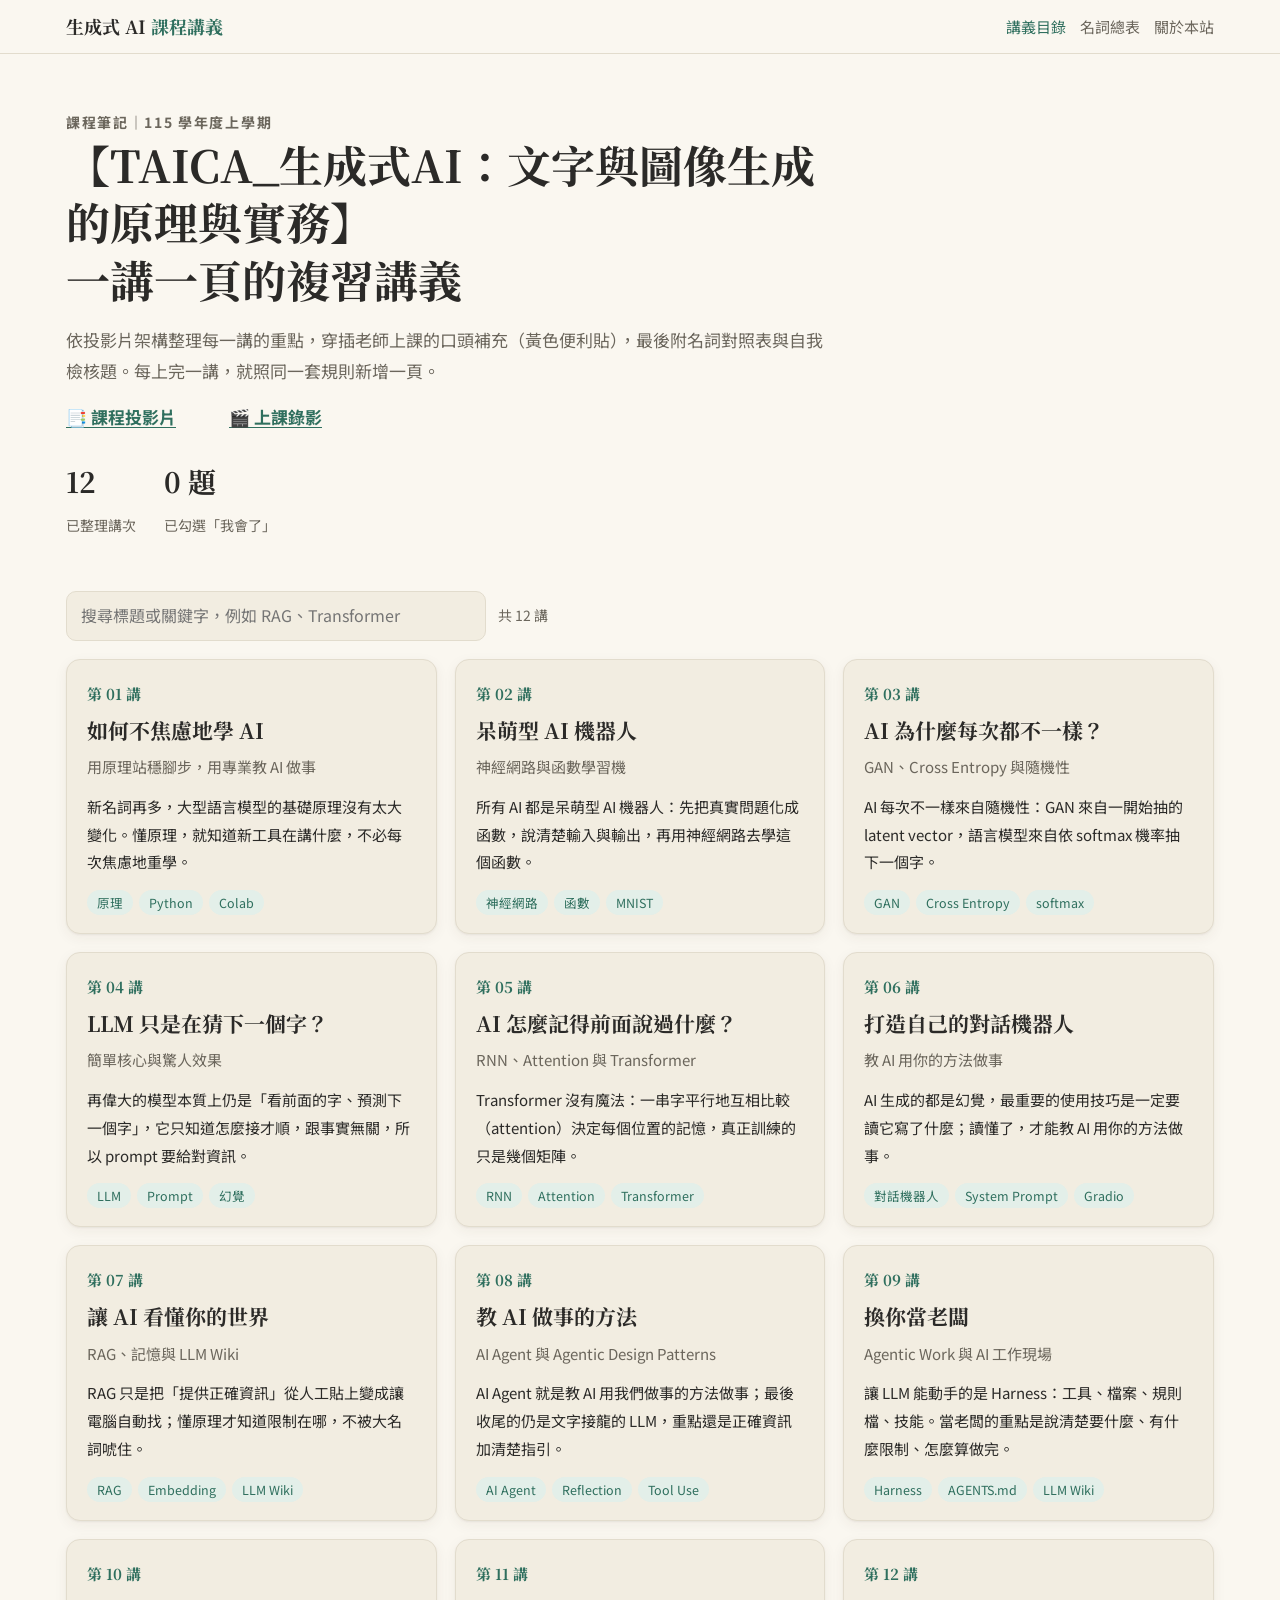
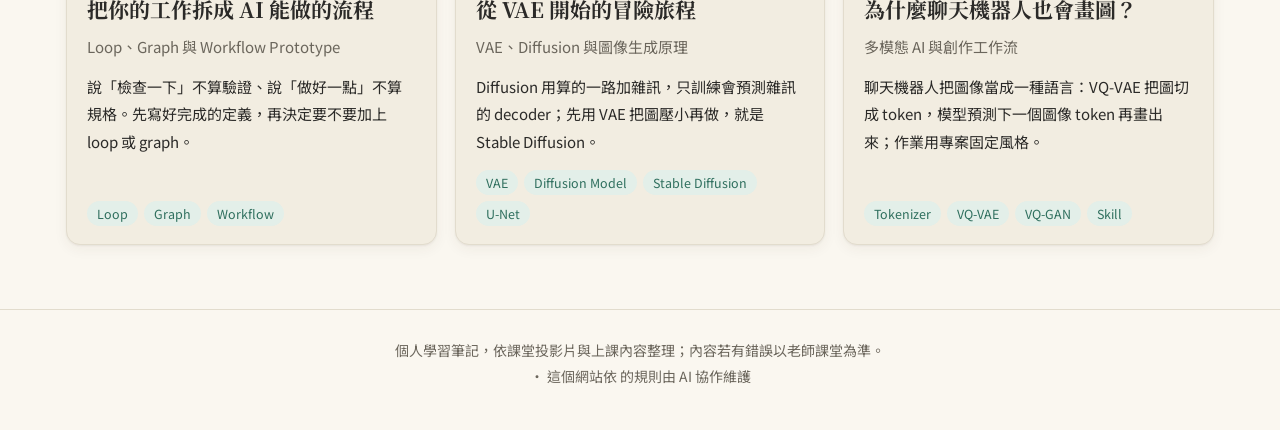
<file: apps/genai/index.html>
<!doctype html>
<html lang="zh-Hant-TW">
<head>
  <meta charset="utf-8">
  <meta name="viewport" content="width=device-width, initial-scale=1">
  <title>生成式 AI 課程講義</title>
  <meta name="description" content="【TAICA_生成式AI：文字與圖像生成的原理與實務】課程的個人講義網站：每一講的投影片重點、老師補充、名詞對照與自我檢核。">
  <link rel="preconnect" href="https://fonts.googleapis.com">
  <link rel="preconnect" href="https://fonts.gstatic.com" crossorigin>
  <link href="https://fonts.googleapis.com/css2?family=Noto+Sans+TC:wght@400;700&family=Noto+Serif+TC:wght@700&display=swap" rel="stylesheet">
  <link rel="stylesheet" href="assets/style.css">
<script>document.documentElement.dataset.dtApp="genai";if(window.parent!==window)document.documentElement.classList.add("in-dt")</script><style id="dt-theme">html.in-dt:root{--paper:#f3f5f9;--paper-2:#e9edf3;--ink:#1c2333;--ink-soft:#5b6678;--line:#d8dee8;--accent:#2b3f7a;--accent-soft:#e2e7f5}@media (prefers-color-scheme: dark){html.in-dt:root:not([data-theme="light"]){--paper:#12151c;--paper-2:#232a37;--ink:#e3e7ef;--ink-soft:#98a2b4;--line:#2e3544;--accent:#9fb4f0;--accent-soft:#263055;color-scheme:dark}}html.in-dt:root[data-theme="dark"]{--paper:#12151c;--paper-2:#232a37;--ink:#e3e7ef;--ink-soft:#98a2b4;--line:#2e3544;--accent:#9fb4f0;--accent-soft:#263055;color-scheme:dark}</style><link rel="stylesheet" href="../../apps/embed.css?v=84fc0e08">
</head>
<body>
  <main class="page">
    <section class="hero">
      <p class="eyebrow" id="term">課程筆記</p>
      <h1>【TAICA_生成式AI：文字與圖像生成的原理與實務】<br>一講一頁的複習講義</h1>
      <p>依投影片架構整理每一講的重點，穿插老師上課的口頭補充（黃色便利貼），最後附名詞對照表與自我檢核題。每上完一講，就照同一套規則新增一頁。</p>
      <p class="hero-links"><a href="https://yenlung.me/1151GenAI" target="_blank" rel="noopener">📑 課程投影片</a>　<a href="https://www.youtube.com/@ive-iveai/streams" target="_blank" rel="noopener">🎬 上課錄影</a></p>
      <div class="stats">
        <div><b id="stat-lessons">–</b><span>已整理講次</span></div>
        <div><b id="stat-quiz">–</b><span>已勾選「我會了」</span></div>
      </div>
    </section>

    <div class="toolbar">
      <input class="search" id="search" type="search" placeholder="搜尋標題或關鍵字，例如 RAG、Transformer" aria-label="搜尋講義">
      <span class="count" id="count"></span>
    </div>
    <ul class="cards" id="cards"><li class="loading">載入講義目錄中…</li></ul>
  </main>

  <script src="assets/common.js"></script>
  <script>
    renderChrome("home");
    const cardsEl = document.getElementById("cards");

    function progress(id) {
      const total = +(store(`quiz-${id}-total`) || 0);
      const done = +(store(`quiz-${id}-done`) || 0);
      return { total, done };
    }

    function card(l) {
      const p = progress(l.id);
      const prog = p.total ? `<span class="progress">自我檢核 ${p.done} / ${p.total}</span>` : "";
      return `<li><a class="card" href="lesson.html?id=${esc(l.id)}">
        <span class="num">第 ${esc(l.id)} 講</span>
        <h2>${esc(l.title)}</h2>
        <p class="sub">${esc(l.subtitle)}</p>
        <p class="sum">${esc(l.summary)}</p>
        <span class="tags">${l.tags.map((t) => `<span class="tag">${esc(t)}</span>`).join("")}</span>
        ${prog}
      </a></li>`;
    }

    loadLessons().then((data) => {
      const lessons = data.lessons;
      document.getElementById("term").textContent = `課程筆記｜${data.term}`;
      document.getElementById("stat-lessons").textContent = lessons.length;
      const done = lessons.reduce((s, l) => s + progress(l.id).done, 0);
      const total = lessons.reduce((s, l) => s + progress(l.id).total, 0);
      document.getElementById("stat-quiz").textContent = total ? `${done} 題` : "0 題";

      const search = document.getElementById("search");
      const draw = () => {
        const q = search.value.trim().toLowerCase();
        const hit = lessons.filter((l) =>
          !q || [l.id, l.title, l.subtitle, l.summary, ...l.tags].join(" ").toLowerCase().includes(q));
        cardsEl.innerHTML = hit.length ? hit.map(card).join("") : `<li class="empty">找不到符合「${esc(search.value)}」的講義。</li>`;
        document.getElementById("count").textContent = q ? `找到 ${hit.length} 講` : `共 ${lessons.length} 講`;
      };
      search.addEventListener("input", draw);
      draw();
    }).catch((e) => {
      cardsEl.innerHTML = `<li class="empty">${esc(e.message)}。如果是直接雙擊打開檔案，請改用本機伺服器預覽（見 README）。</li>`;
    });
  </script>
<script src="../../apps/embed.js?v=84fc0e08"></script>
</body>
</html>
</file>
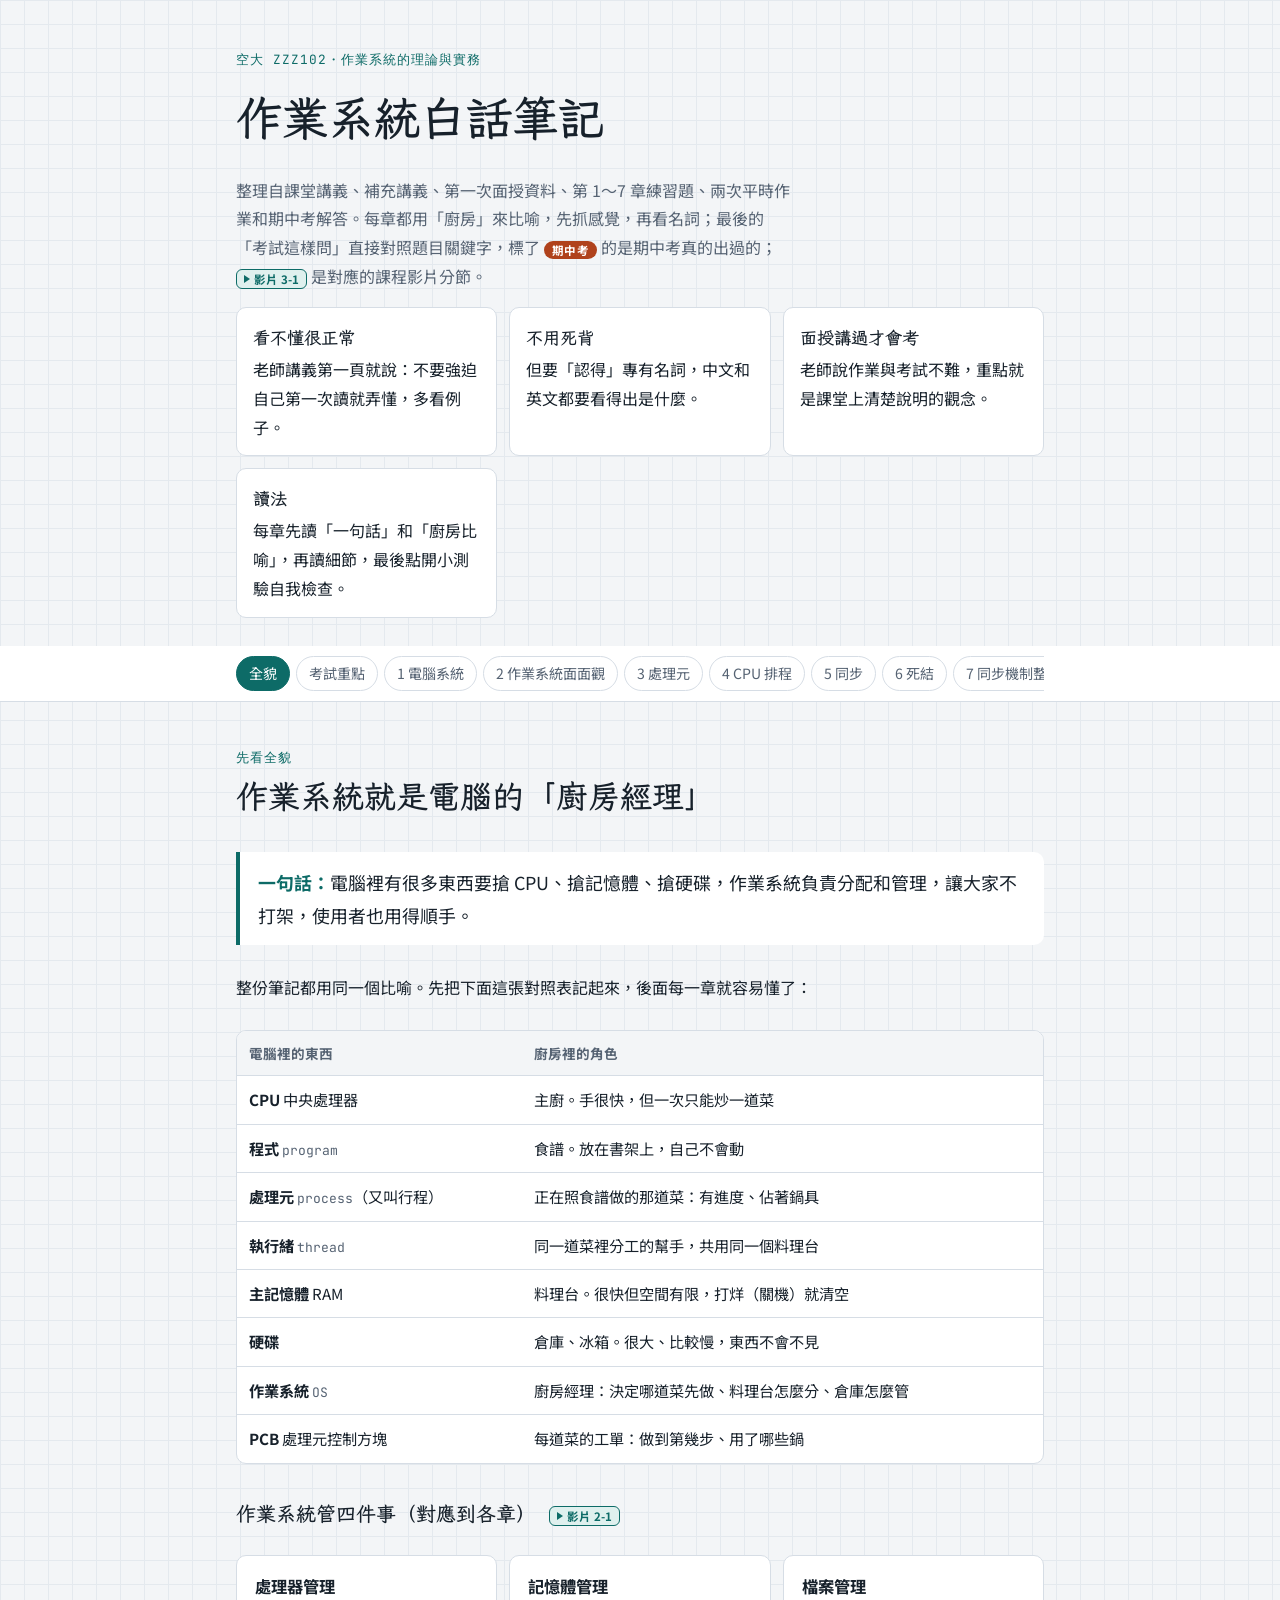
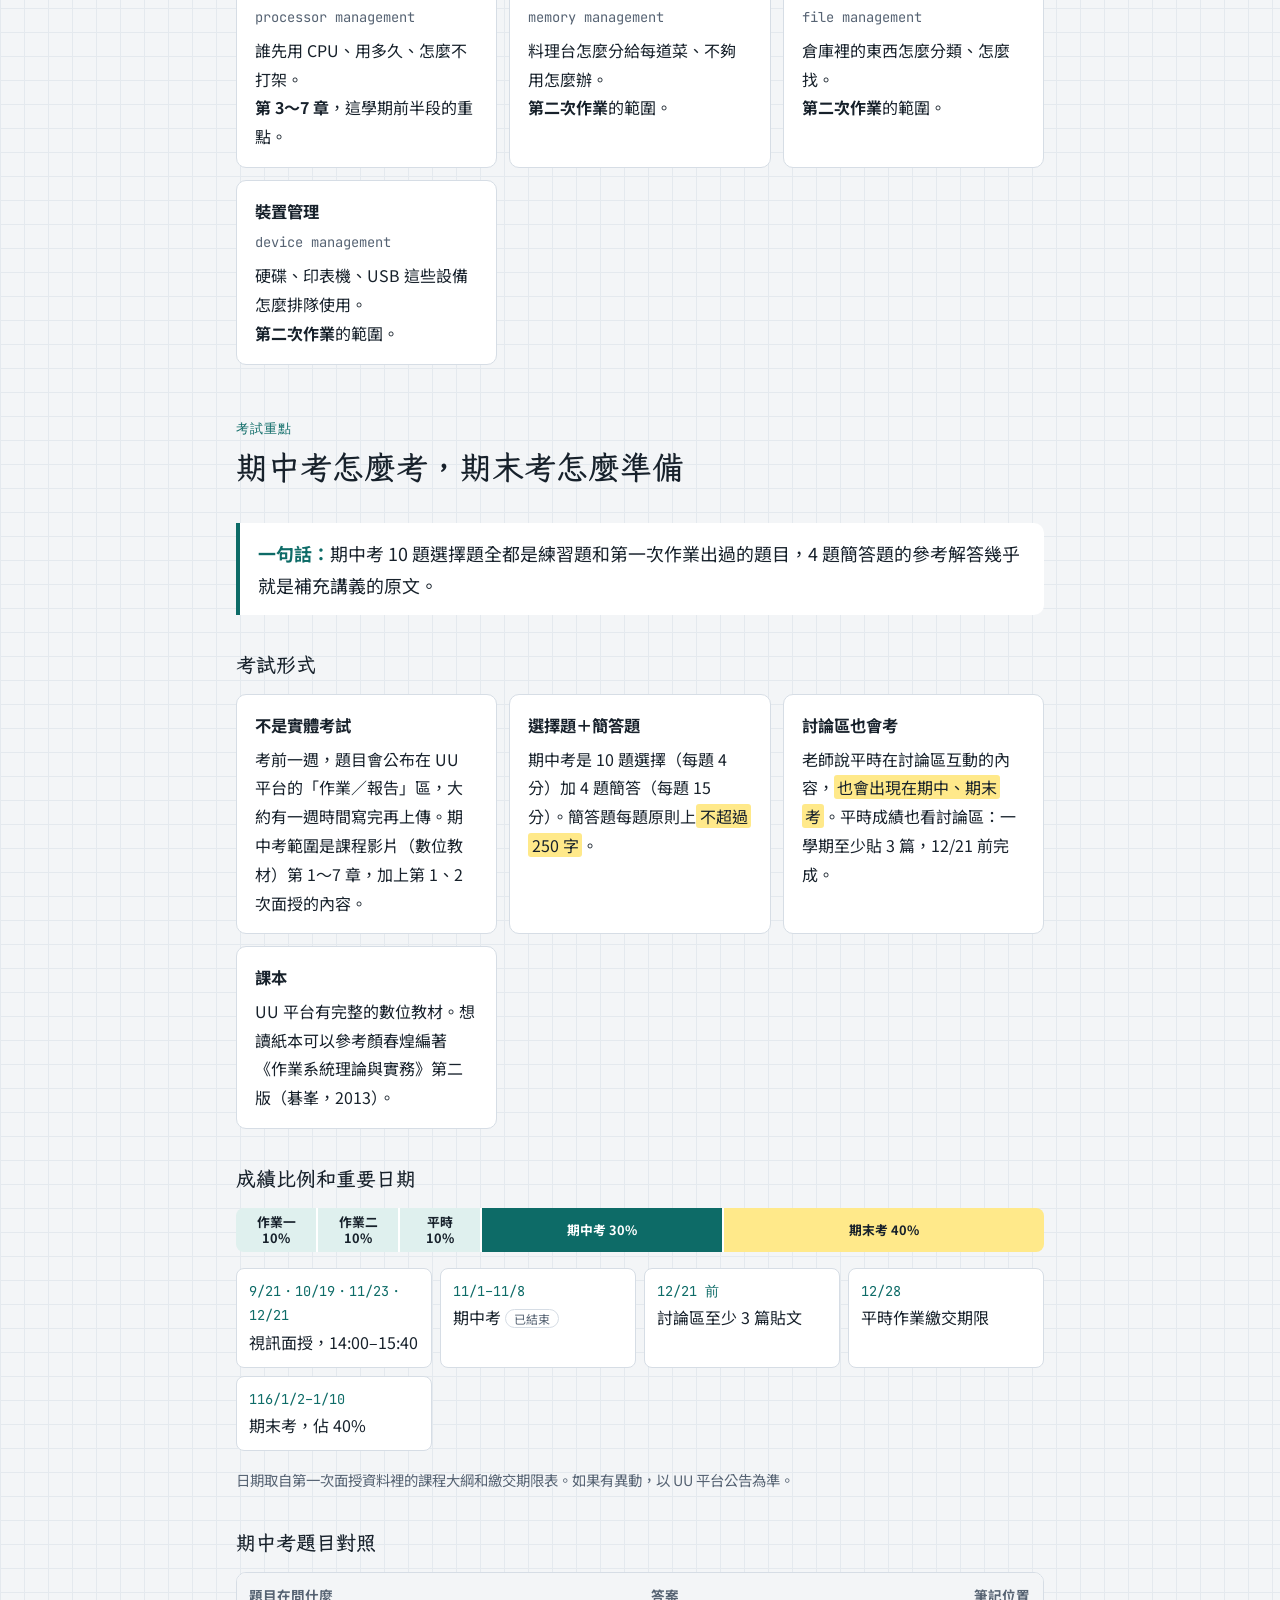
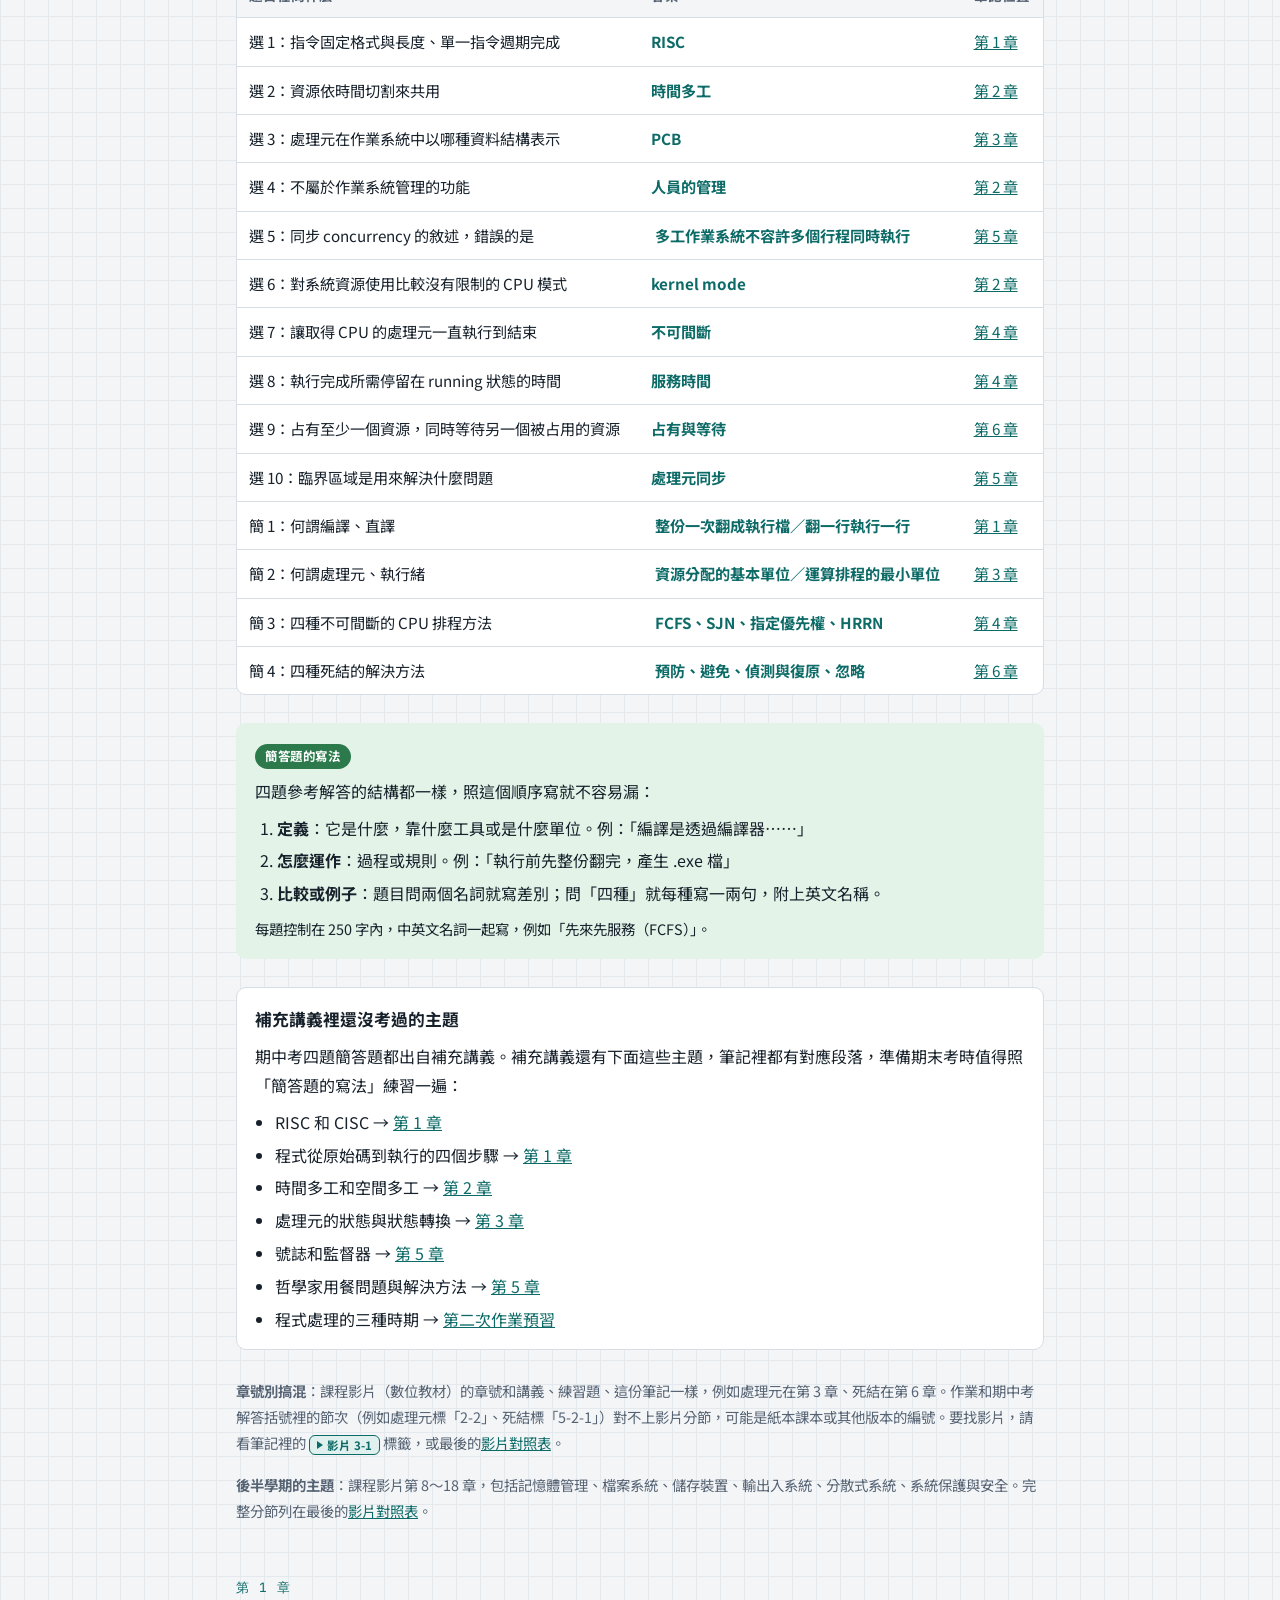
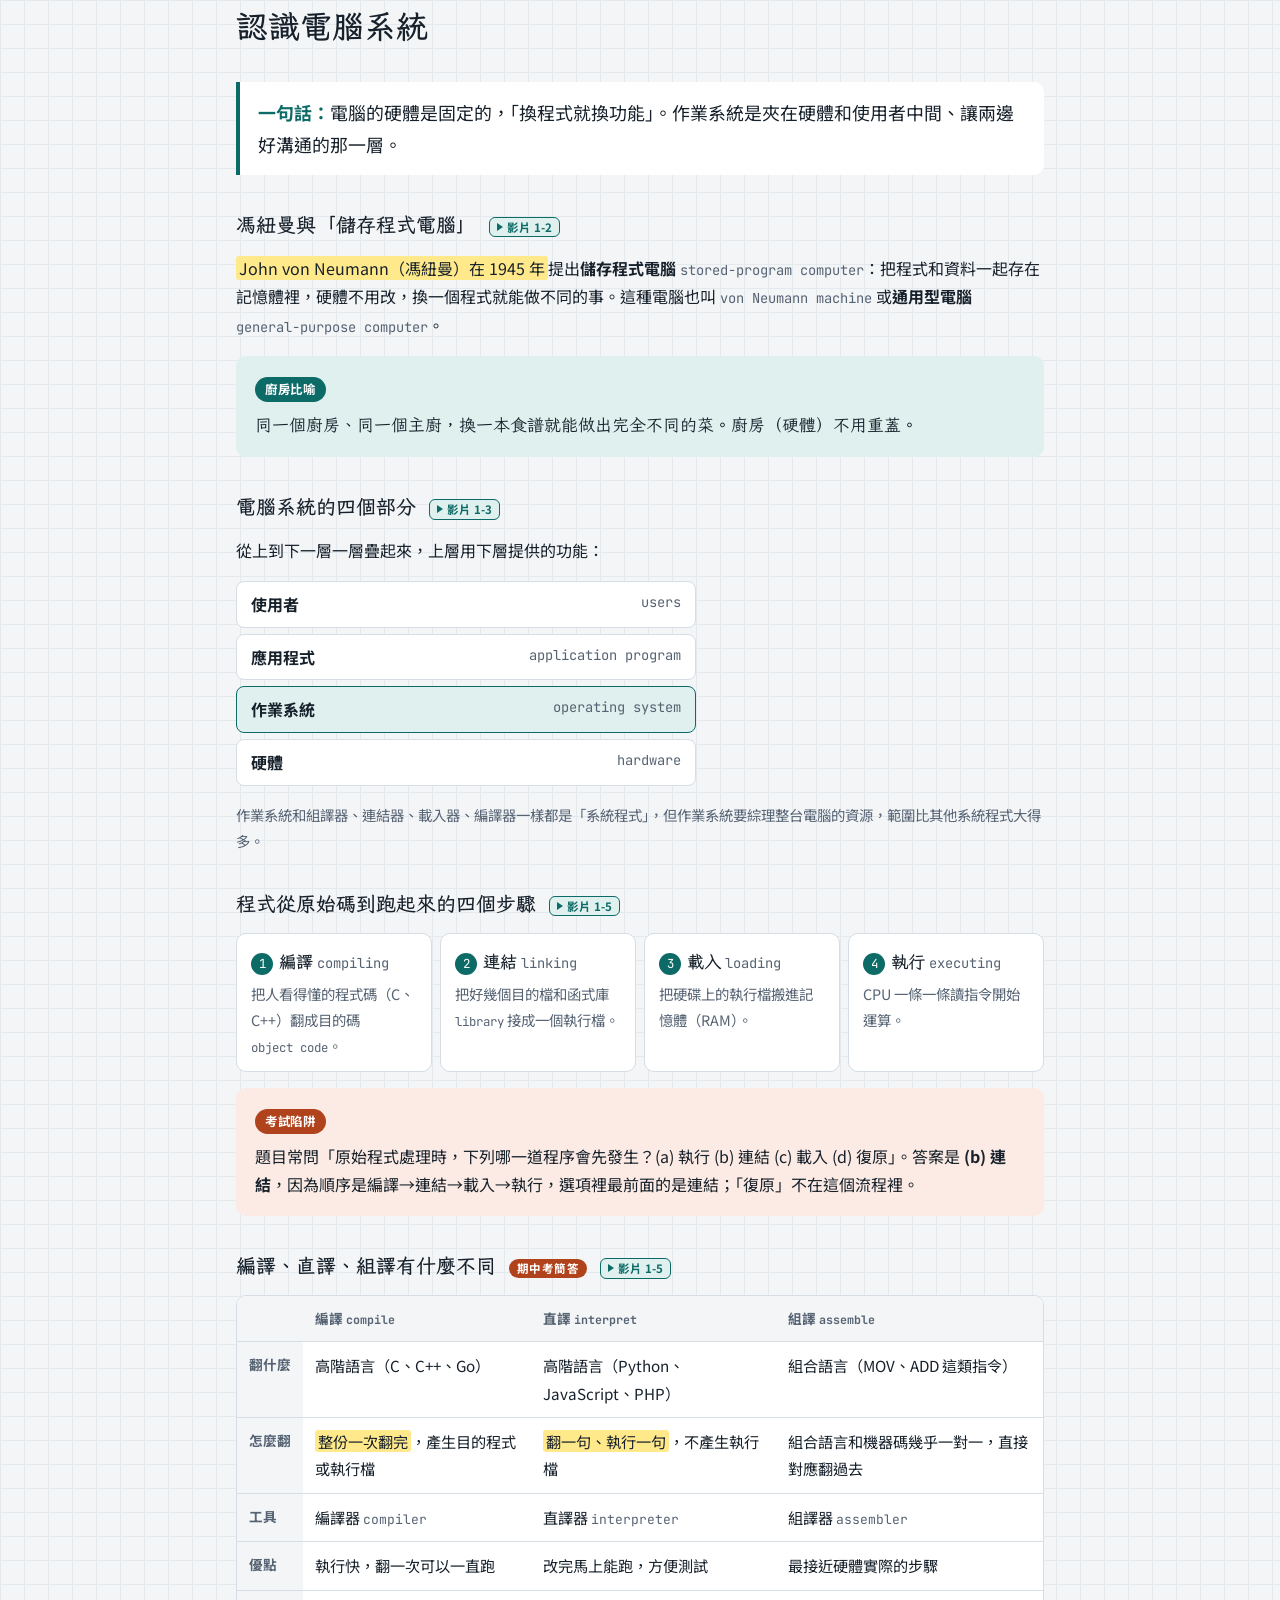
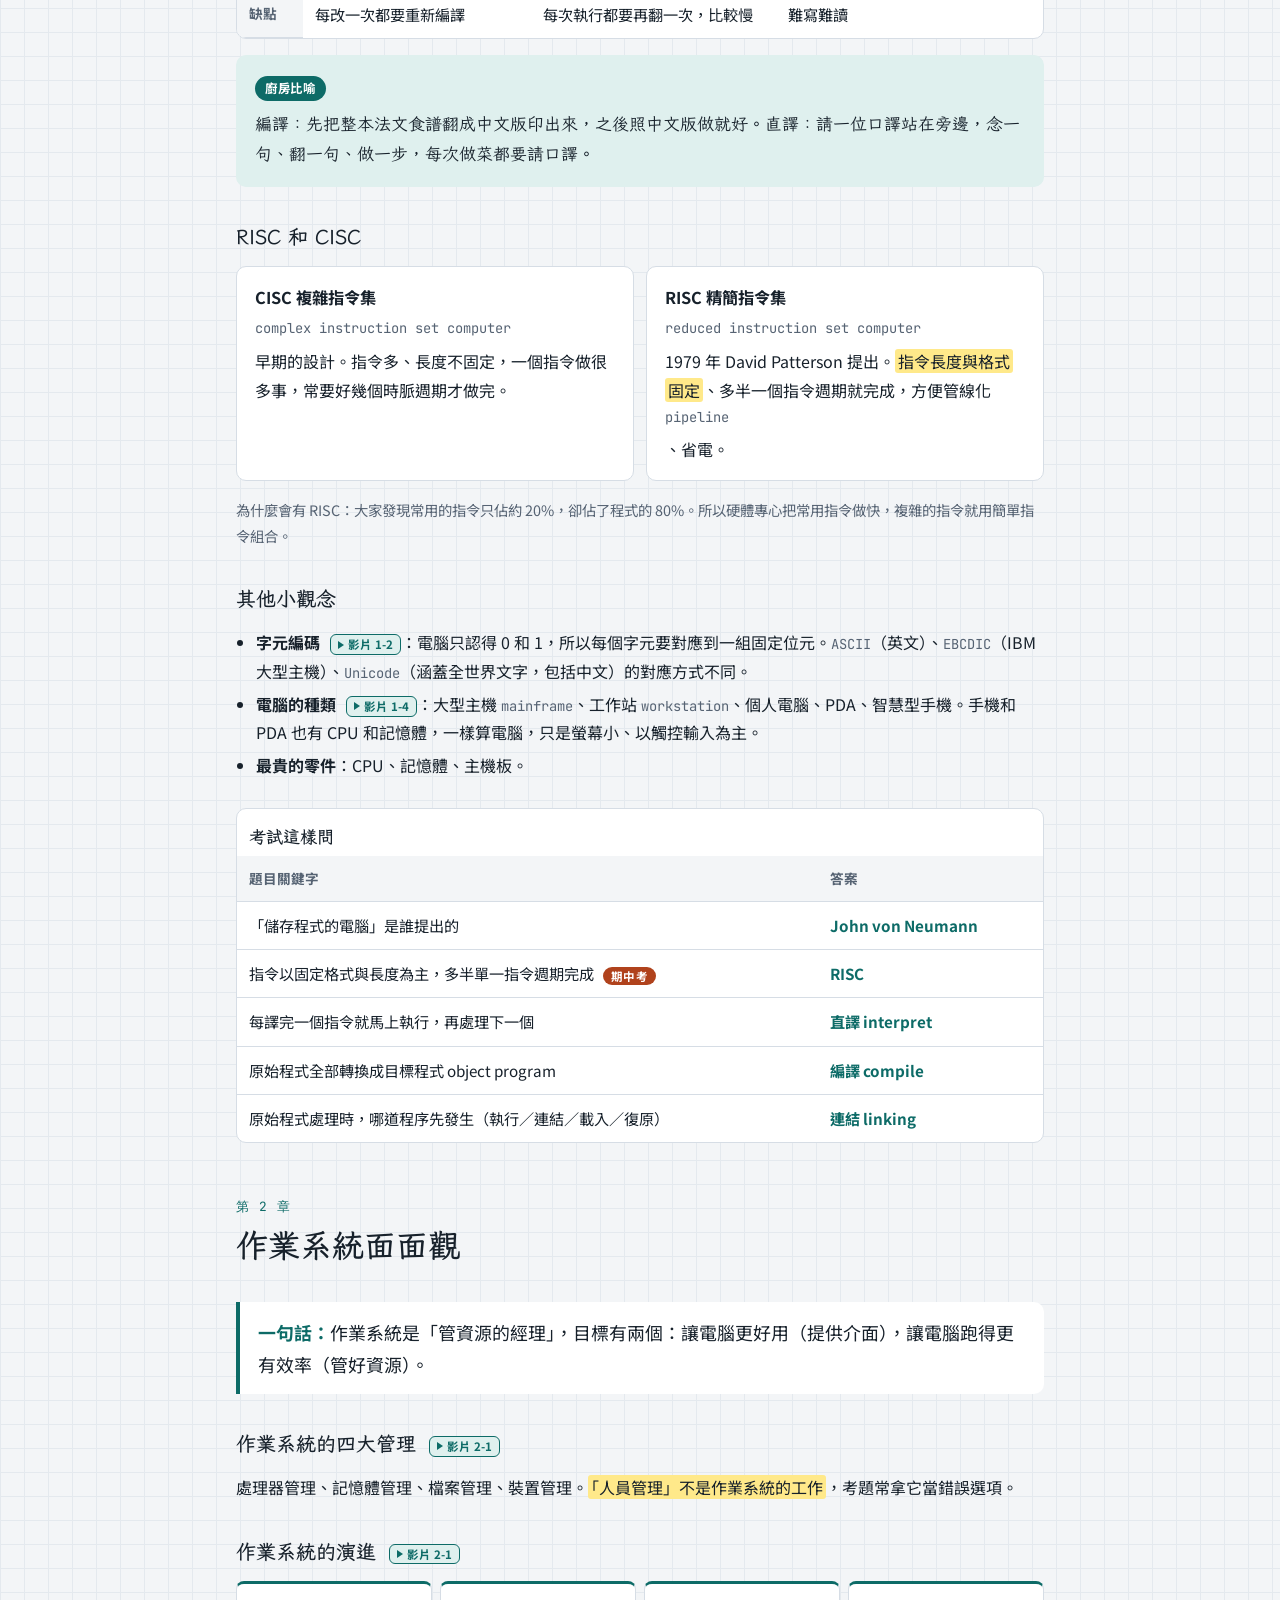
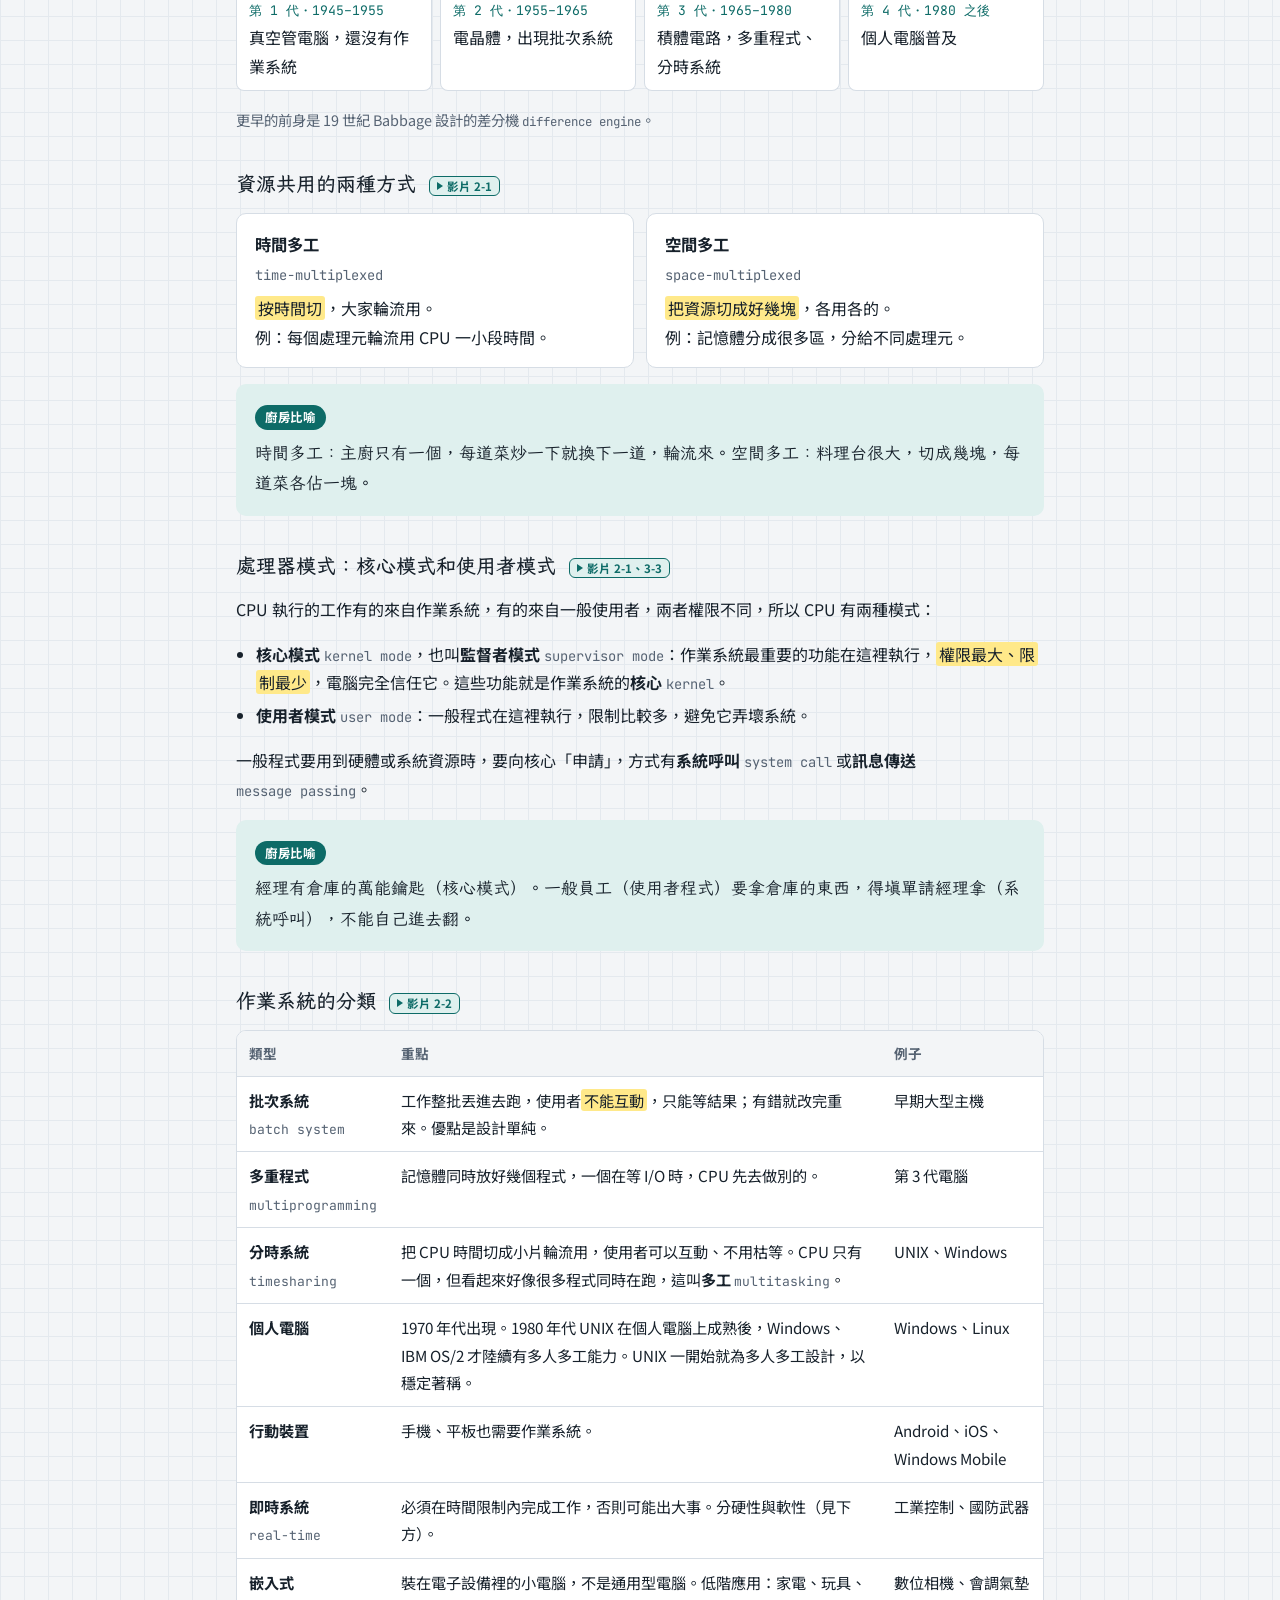
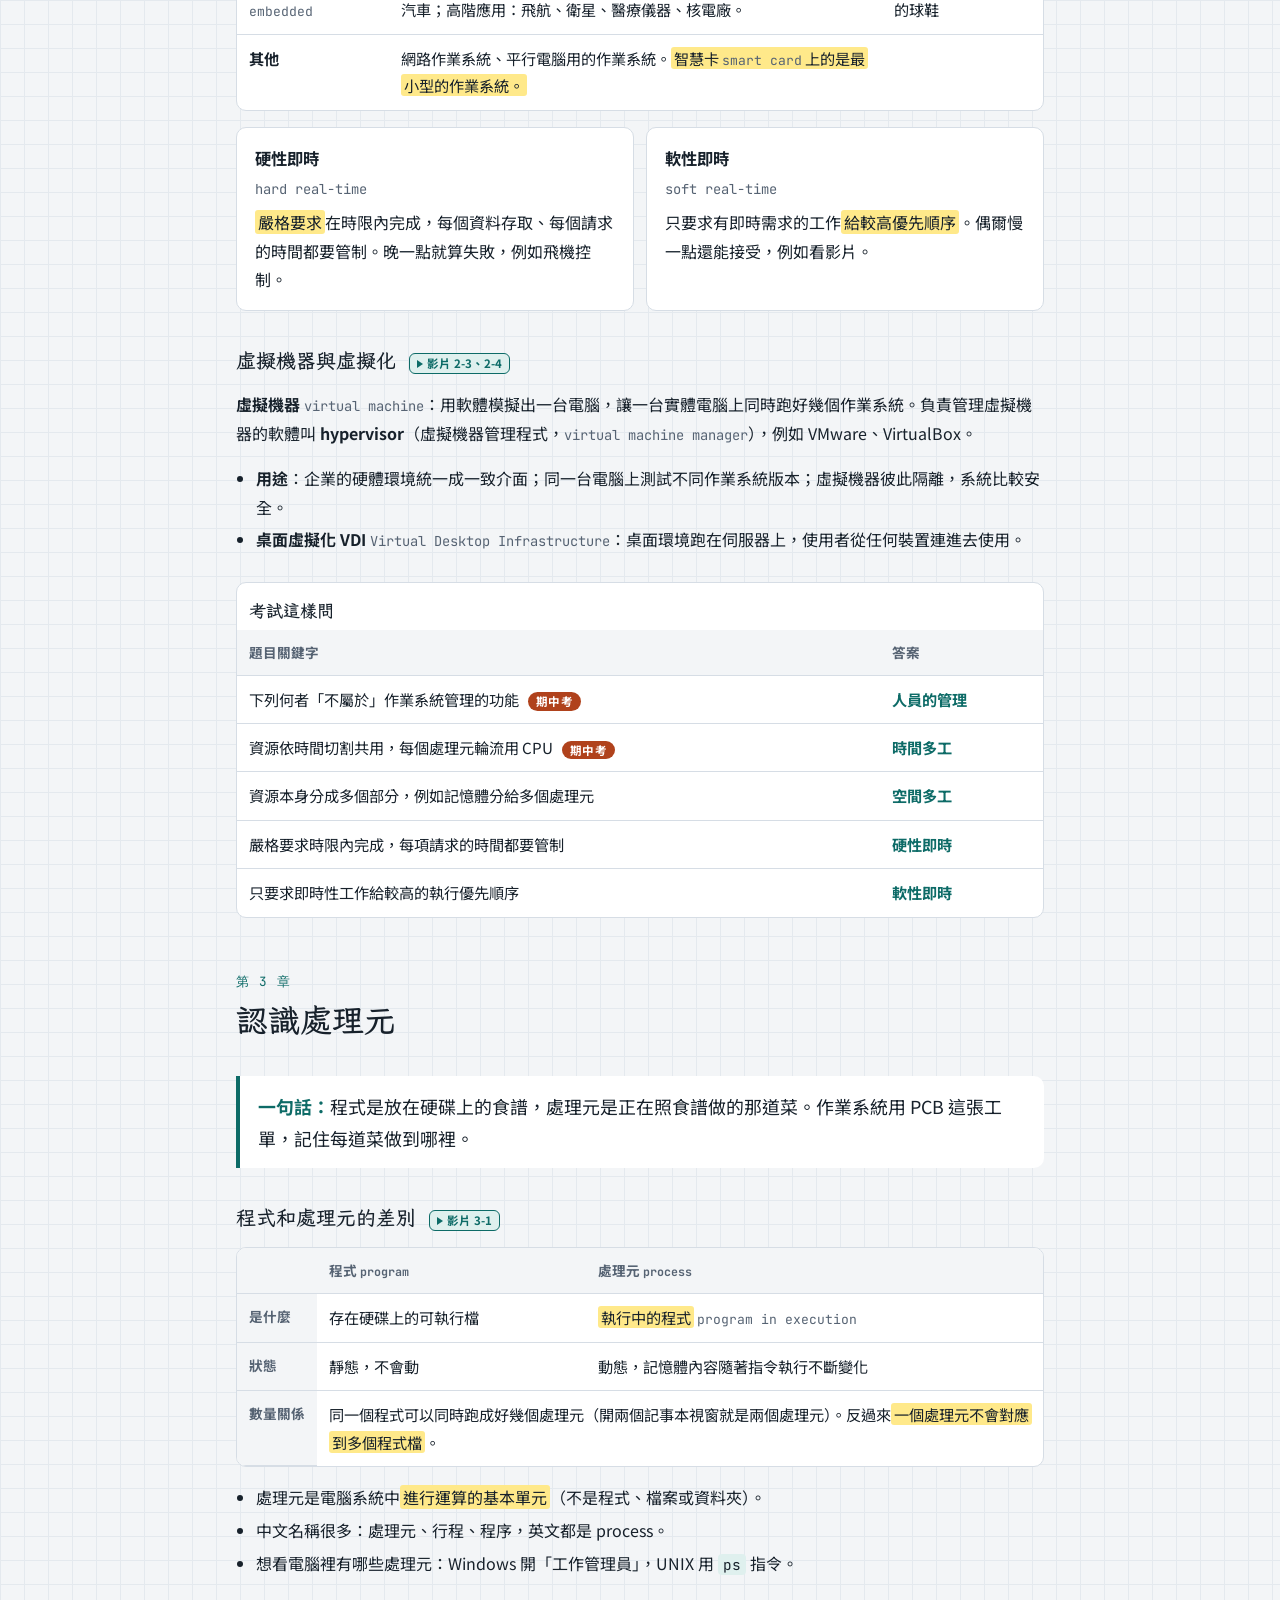
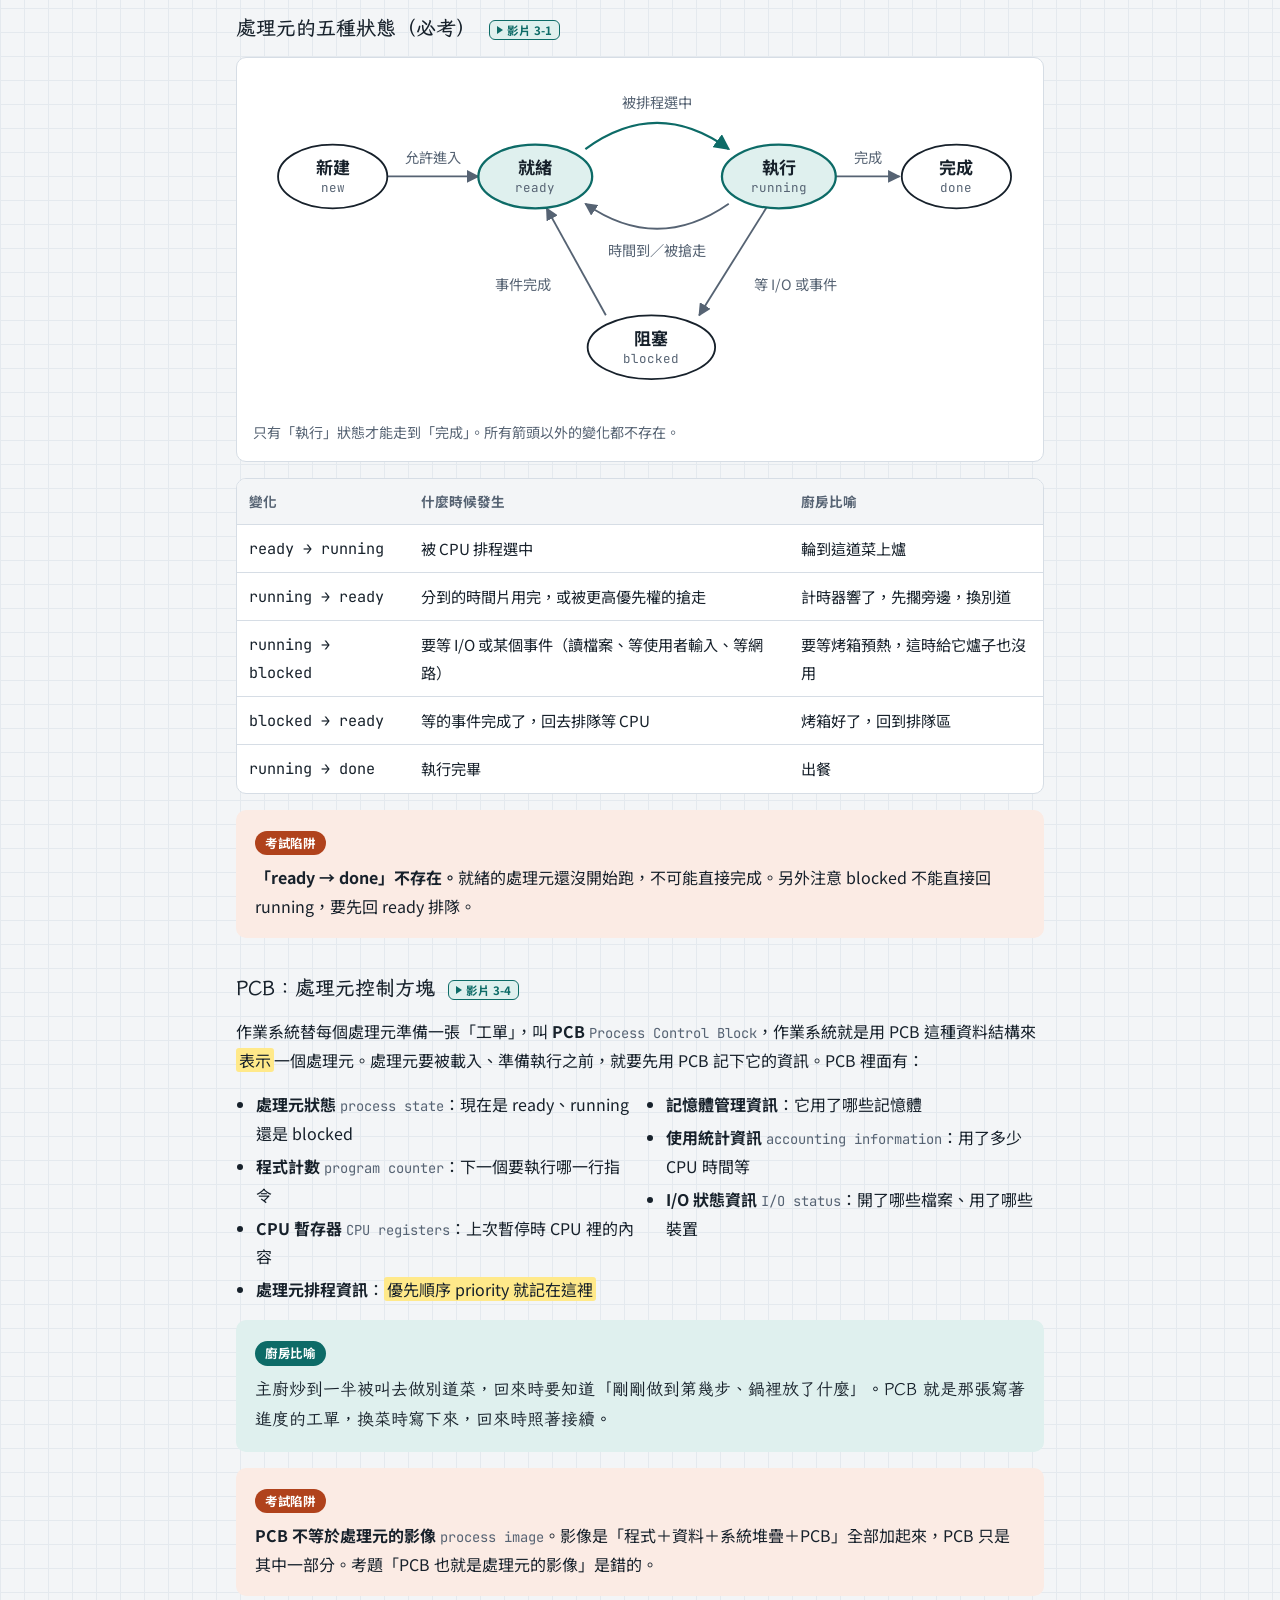
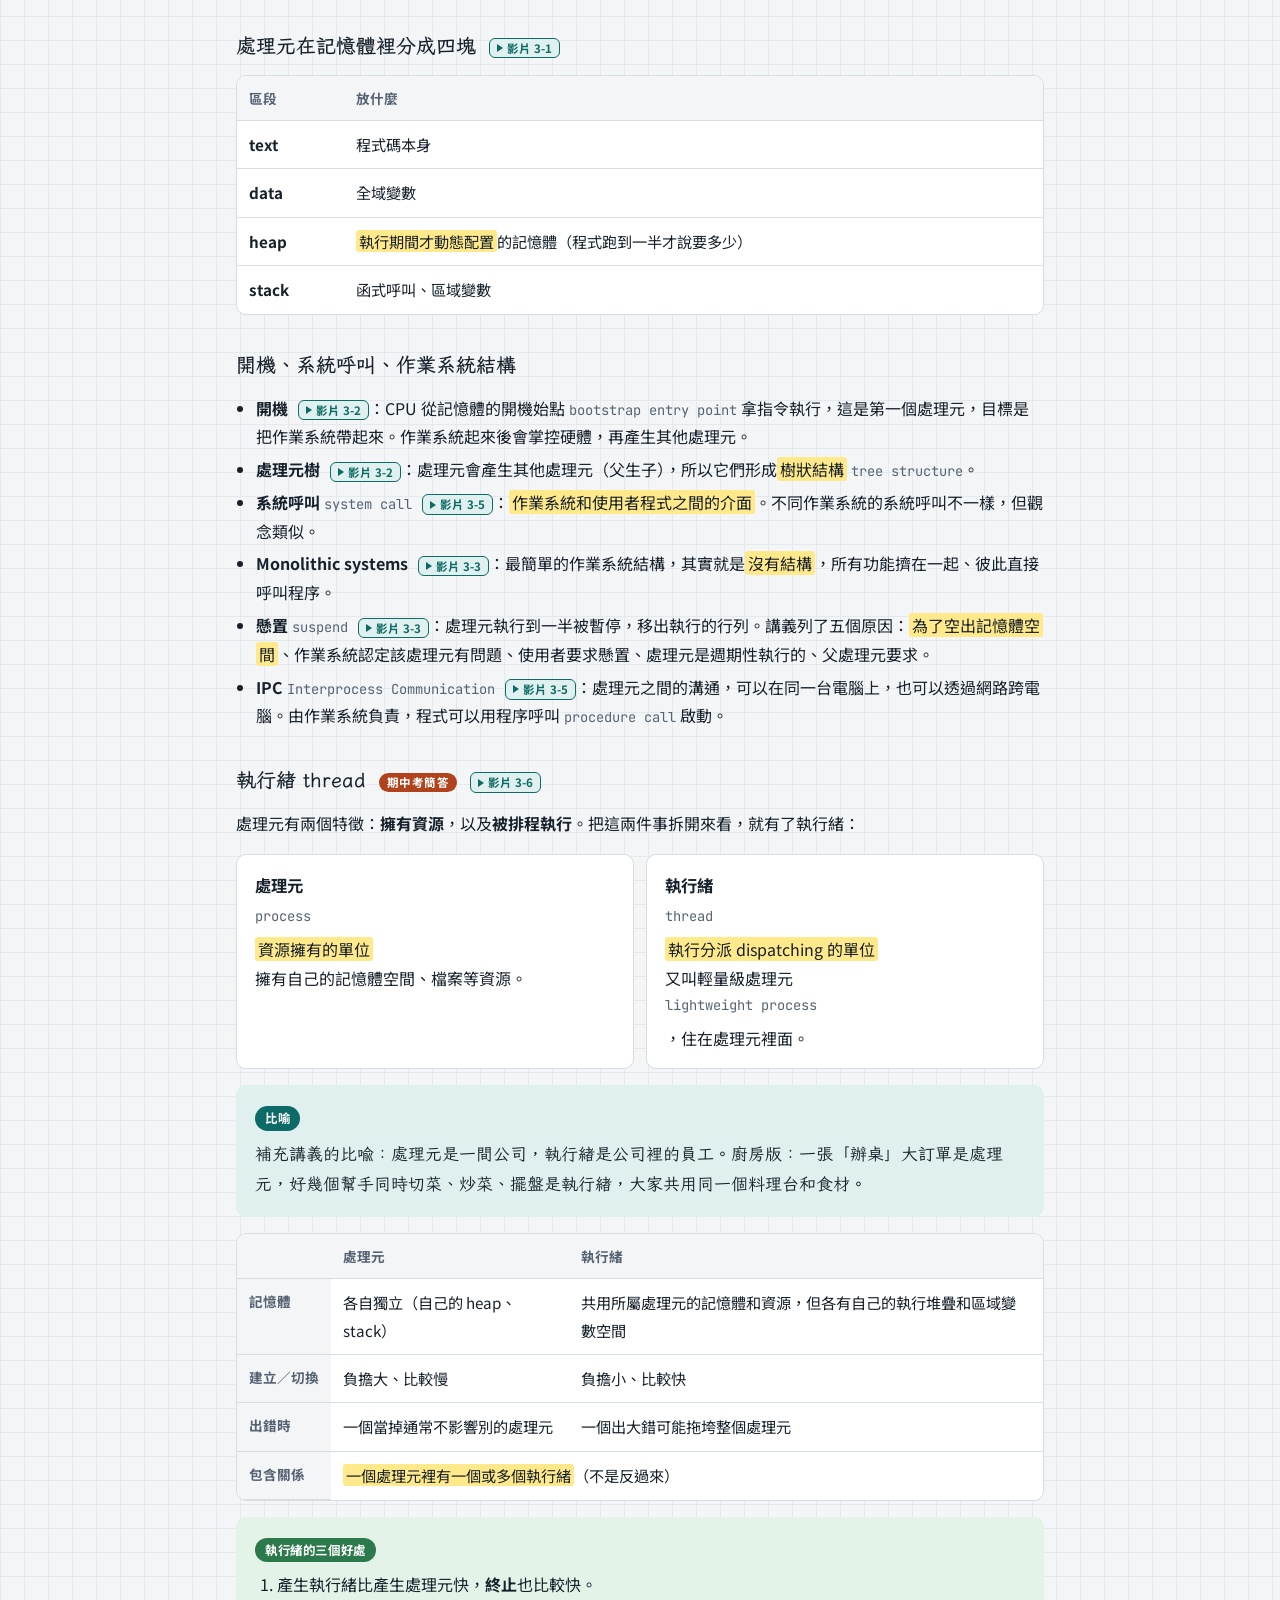
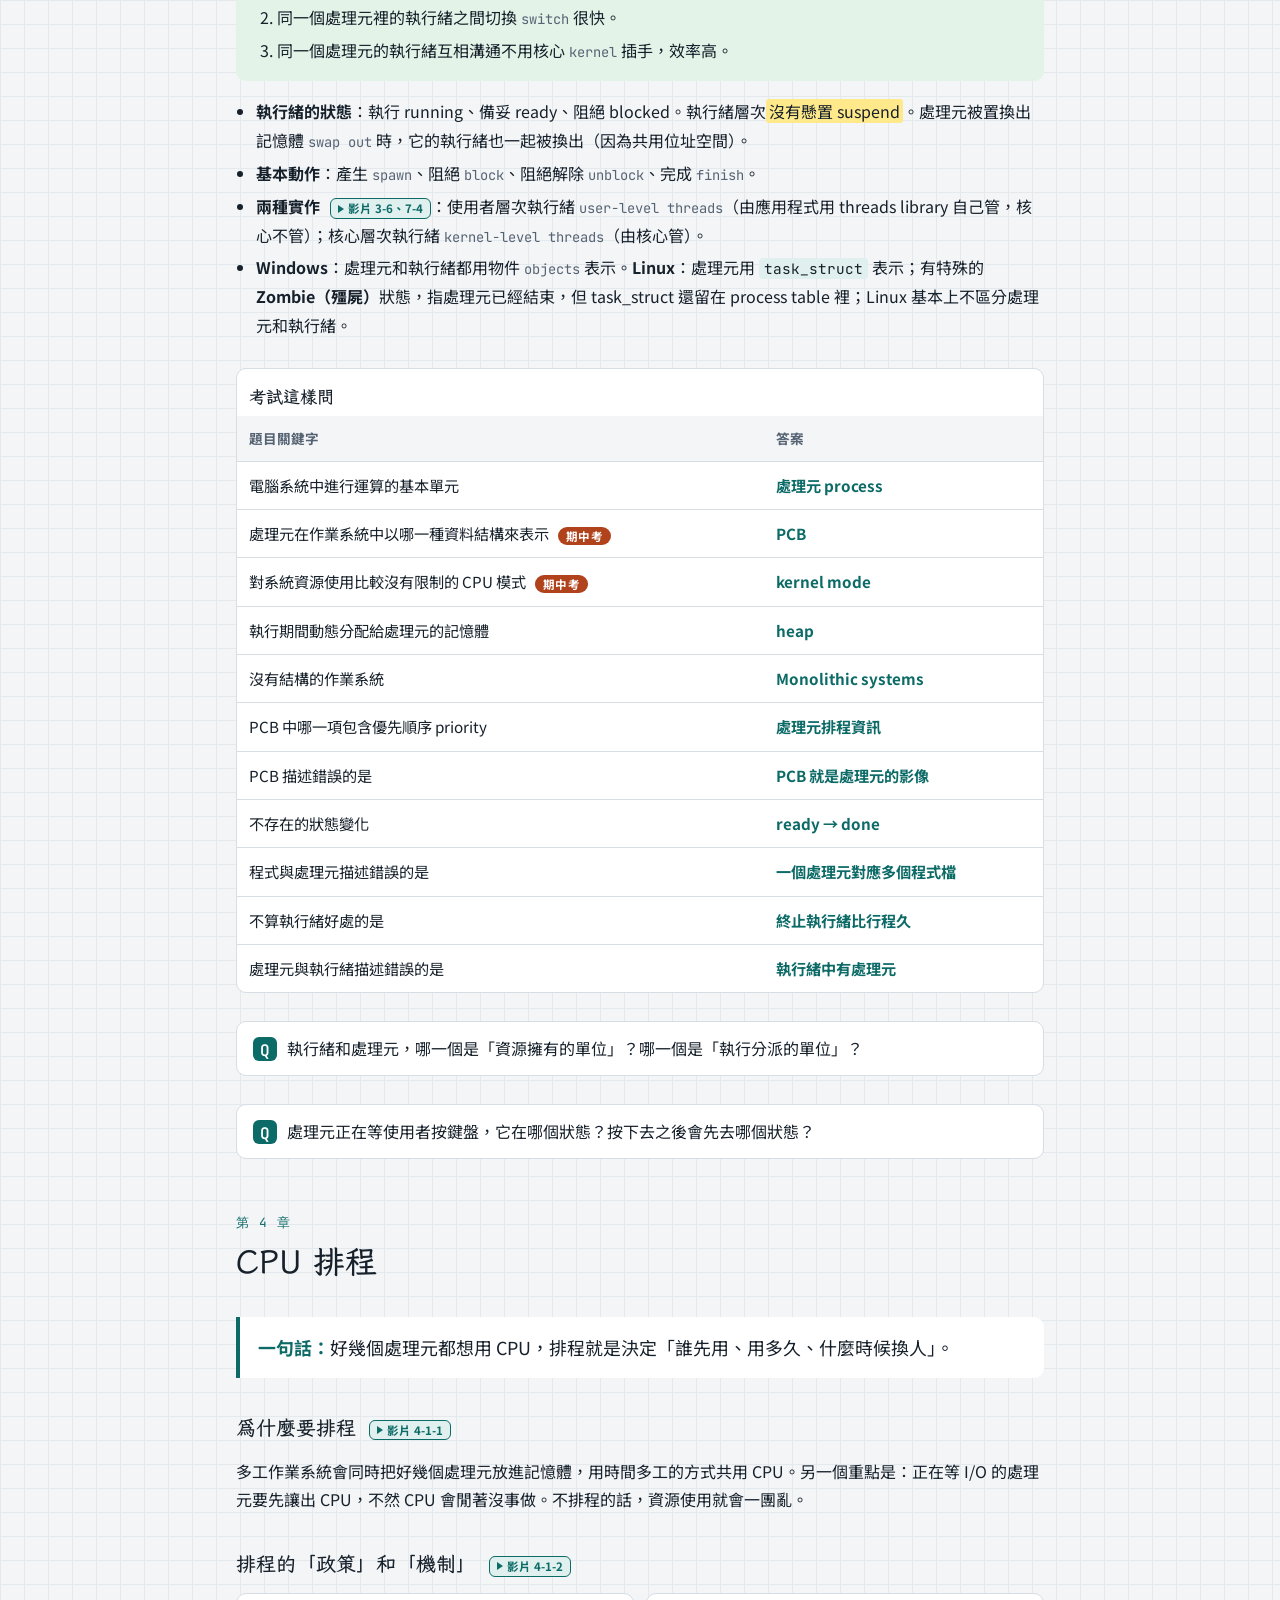
<file: apps/os-notes/index.html>
<!doctype html>
<html lang="zh-Hant">
<head>
<meta charset="utf-8">
<meta name="viewport" content="width=device-width, initial-scale=1, viewport-fit=cover">
<style>:root{padding-top:env(safe-area-inset-top,0px);padding-bottom:env(safe-area-inset-bottom,0px)}body{margin:0}img{max-width:100%}[hidden]{display:none!important}</style>
<title>作業系統白話筆記</title>
<meta name="claude:viewport-fit-sides" content="cover">
<link rel="preconnect" href="https://fonts.googleapis.com">
<link rel="preconnect" href="https://fonts.gstatic.com" crossorigin>
<link rel="stylesheet" href="https://fonts.googleapis.com/css2?family=LXGW+WenKai+TC:wght@400;700&family=Noto+Sans+TC:wght@400;500;700&family=JetBrains+Mono:wght@400;600&display=swap">
<style>
/* Layout: one reading column of study notes on cool graph-paper, sticky chapter tabs, highlighter marks for key terms */
:root{
  --bg:#f3f5f7;
  --grid:#e4e9ee;
  --surface:#ffffff;
  --ink:#17212b;
  --muted:#566373;
  --rule:#d6dde5;
  --accent:#0d6b67;
  --accent-soft:#dff0ee;
  --hl-bg:#ffe98a;
  --hl-ink:#17212b;
  --warn:#b0421c;
  --warn-soft:#fbebe4;
  --ok:#2c7a4c;
  --ok-soft:#e3f3e8;
  --f-display:"LXGW WenKai TC","Kaiti TC","DFKai-SB","Noto Sans TC",serif;
  --f-body:"Noto Sans TC","Microsoft JhengHei","PingFang TC","Heiti TC",sans-serif;
  --f-mono:"JetBrains Mono",ui-monospace,Consolas,"Courier New",monospace;
}
@media (prefers-color-scheme: dark){
  :root:not([data-theme="light"]){
    --bg:#11161c; --grid:#18202a; --surface:#18212b; --ink:#e5eaf0; --muted:#9ba8b6; --rule:#2a3542;
    --accent:#4fc4b9; --accent-soft:#15322f; --hl-bg:#6a5915; --hl-ink:#fff7d9;
    --warn:#ff9470; --warn-soft:#3a2219; --ok:#72d49c; --ok-soft:#163323; color-scheme:dark;
  }
}
:root[data-theme="dark"]{
  --bg:#11161c; --grid:#18202a; --surface:#18212b; --ink:#e5eaf0; --muted:#9ba8b6; --rule:#2a3542;
  --accent:#4fc4b9; --accent-soft:#15322f; --hl-bg:#6a5915; --hl-ink:#fff7d9;
  --warn:#ff9470; --warn-soft:#3a2219; --ok:#72d49c; --ok-soft:#163323; color-scheme:dark;
}
*{box-sizing:border-box}
html{scroll-behavior:smooth;scroll-padding-top:64px}
@media (prefers-reduced-motion: reduce){html{scroll-behavior:auto}}
body{
  background-color:var(--bg);
  background-image:linear-gradient(var(--grid) 1px,transparent 1px),linear-gradient(90deg,var(--grid) 1px,transparent 1px);
  background-size:24px 24px;
  color:var(--ink);font-family:var(--f-body);font-size:16px;line-height:1.8;
}
body::before{content:"";position:fixed;inset:0 0 auto;height:env(safe-area-inset-top,0px);z-index:10;background:var(--surface)}
.wrap{max-width:840px;margin:0 auto;padding-left:max(16px,env(safe-area-inset-left,0px));padding-right:max(16px,env(safe-area-inset-right,0px))}
h1,h2,h3{font-family:var(--f-display);text-wrap:balance;line-height:1.35;margin:0}
h1{font-size:clamp(2rem,6vw,2.9rem);font-weight:700}
h2{font-size:clamp(1.55rem,4.5vw,2rem);font-weight:700}
h3{font-size:1.25rem;font-weight:700;margin-top:8px}
p{margin:0}
.stack{display:flex;flex-direction:column;gap:16px}
.stack-lg{display:flex;flex-direction:column;gap:28px}
.muted{color:var(--muted)}
.small{font-size:.9rem}
mark,.hl{background:var(--hl-bg);color:var(--hl-ink);padding:0 .2em;border-radius:3px;box-decoration-break:clone;-webkit-box-decoration-break:clone}
.en{font-family:var(--f-mono);font-size:.86em;color:var(--muted);white-space:nowrap}
code{font-family:var(--f-mono);font-size:.9em;background:var(--accent-soft);color:var(--ink);padding:1px 5px;border-radius:4px}
a{color:var(--accent)}
:focus-visible{outline:3px solid var(--accent);outline-offset:2px;border-radius:4px}

/* hero */
.hero{padding-block:48px 28px}
.hero .eyebrow{font-family:var(--f-mono);font-size:.8rem;letter-spacing:.08em;color:var(--accent);text-transform:uppercase}
.hero p.sub{color:var(--muted);margin-top:10px;max-width:62ch}
.paper{background:var(--surface);border:1px solid var(--rule);border-radius:10px;padding:20px 22px}
.tips{display:grid;grid-template-columns:repeat(auto-fit,minmax(220px,1fr));gap:12px;margin:0;padding:0;list-style:none}
.tips li{background:var(--surface);border:1px solid var(--rule);border-radius:10px;padding:14px 16px;min-width:0}
.tips b{display:block;font-family:var(--f-display);font-size:1.08rem;margin-bottom:2px}

/* chapter nav */
nav.chapnav{position:sticky;top:env(safe-area-inset-top,0px);z-index:9;background:var(--surface);border-bottom:1px solid var(--rule)}
nav.chapnav .row{display:flex;gap:6px;overflow-x:auto;padding-block:10px;scrollbar-width:thin}
nav.chapnav a{flex:0 0 auto;text-decoration:none;color:var(--muted);font-size:.88rem;padding:4px 12px;border-radius:999px;border:1px solid var(--rule);white-space:nowrap}
nav.chapnav a.on{background:var(--accent);border-color:var(--accent);color:var(--surface)}

/* sections */
section.ch{padding-block:44px 8px}
.ch-head{display:flex;flex-direction:column;gap:6px;margin-bottom:6px}
.ch-no{font-family:var(--f-mono);font-size:.8rem;letter-spacing:.08em;color:var(--accent)}
.lead{font-size:1.12rem;background:var(--surface);border-left:4px solid var(--accent);padding:14px 18px;border-radius:0 10px 10px 0}
.lead::before{content:"一句話：";font-weight:700;color:var(--accent)}
.box{border-radius:10px;padding:16px 18px;border:1px solid var(--rule);background:var(--surface)}
.box .tag{display:inline-block;font-size:.78rem;font-weight:700;letter-spacing:.05em;padding:1px 10px;border-radius:999px;margin-bottom:8px}
.analogy{background:var(--accent-soft);border-color:transparent}
.analogy .tag{background:var(--accent);color:var(--surface)}
.analogy p,.analogy li{font-family:var(--f-display);font-size:1.06rem}
.trap{background:var(--warn-soft);border-color:transparent}
.trap .tag{background:var(--warn);color:var(--surface)}
.ok{background:var(--ok-soft);border-color:transparent}
.ok .tag{background:var(--ok);color:var(--surface)}
ul.clean{margin:0;padding-left:1.25em;display:flex;flex-direction:column;gap:4px}
ol.clean{margin:0;padding-left:1.4em;display:flex;flex-direction:column;gap:4px}

/* tables */
.tbl{overflow-x:auto;border:1px solid var(--rule);border-radius:10px;background:var(--surface)}
table{border-collapse:collapse;width:100%;font-size:.95rem}
th,td{text-align:left;vertical-align:top;padding:10px 12px;border-bottom:1px solid var(--rule)}
tr:last-child td{border-bottom:none}
th{font-size:.85rem;color:var(--muted);font-weight:700;background:var(--bg);white-space:nowrap}
td.ans{font-weight:700;color:var(--accent);white-space:nowrap}
.kw caption{caption-side:top;text-align:left;padding:12px 12px 4px;font-family:var(--f-display);font-weight:700;font-size:1.08rem}
.num{font-family:var(--f-mono);font-variant-numeric:tabular-nums}

/* grids */
.grid2{display:grid;grid-template-columns:repeat(auto-fit,minmax(250px,1fr));gap:12px}
.grid2>*{min-width:0}
.card h4{margin:0 0 4px;font-size:1.02rem}
.card .en{display:block;margin-bottom:6px}

/* figures */
.fig{background:var(--surface);border:1px solid var(--rule);border-radius:10px;padding:16px;overflow-x:auto}
.fig figcaption{font-size:.88rem;color:var(--muted);margin-top:8px}
figure{margin:0}
svg text{font-family:var(--f-body)}
.s-node{fill:var(--surface);stroke:var(--ink);stroke-width:1.6}
.s-node-a{fill:var(--accent-soft);stroke:var(--accent);stroke-width:2}
.s-node-w{fill:var(--warn-soft);stroke:var(--warn);stroke-width:1.6}
.s-t{fill:var(--ink);font-size:15px;font-weight:700}
.s-ts{fill:var(--muted);font-size:11px;font-family:var(--f-mono)}
.s-lab{fill:var(--muted);font-size:12.5px}
.s-lab-w{fill:var(--warn);font-size:12.5px;font-weight:700}
.s-line{stroke:var(--muted);stroke-width:1.6;fill:none}
.s-line-a{stroke:var(--accent);stroke-width:2;fill:none}
.s-line-w{stroke:var(--warn);stroke-width:2;fill:none}
.s-head{fill:var(--muted)}
.s-head-a{fill:var(--accent)}
.s-head-w{fill:var(--warn)}
.s-fill-a{fill:var(--accent)}
.s-fill-hl{fill:var(--hl-bg);stroke:var(--warn);stroke-width:1.5}
.s-table{fill:var(--bg);stroke:var(--rule);stroke-width:2}
.s-stick{stroke:var(--warn);stroke-width:5;stroke-linecap:round}

/* layered stack */
.layers{display:flex;flex-direction:column;gap:6px;max-width:460px}
.layers div{border:1px solid var(--rule);border-radius:8px;padding:8px 14px;background:var(--surface);display:flex;justify-content:space-between;gap:12px;flex-wrap:wrap}
.layers div.os{background:var(--accent-soft);border-color:var(--accent)}
.layers b{font-weight:700}

/* flow steps (a real sequence) */
.flow{display:flex;flex-wrap:wrap;gap:8px;align-items:stretch;counter-reset:step;list-style:none;margin:0;padding:0}
.flow li{flex:1 1 150px;min-width:0;background:var(--surface);border:1px solid var(--rule);border-radius:10px;padding:12px 14px;position:relative;counter-increment:step}
.flow li::before{content:counter(step);font-family:var(--f-mono);font-size:.78rem;color:var(--surface);background:var(--accent);border-radius:999px;width:22px;height:22px;display:inline-grid;place-items:center;margin-right:6px}
.flow li b{font-family:var(--f-display);font-size:1.08rem}
.flow li p{font-size:.9rem;color:var(--muted);margin-top:4px}

/* timeline */
.gens{display:grid;grid-template-columns:repeat(auto-fit,minmax(170px,1fr));gap:8px}
.gens div{background:var(--surface);border:1px solid var(--rule);border-top:3px solid var(--accent);border-radius:8px;padding:10px 12px;min-width:0}
.gens .yr{font-family:var(--f-mono);font-size:.82rem;color:var(--accent)}

/* gantt */
.ctrl{display:flex;gap:8px;flex-wrap:wrap}
button{font:inherit;font-size:.92rem;cursor:pointer;border-radius:8px;border:1px solid var(--accent);background:var(--surface);color:var(--accent);padding:6px 14px}
button.on,button.primary{background:var(--accent);color:var(--surface)}
button:hover{filter:brightness(1.05)}
.gantt{display:flex;height:46px;border-radius:6px;overflow:hidden;border:1px solid var(--ink);margin-top:14px;min-width:300px}
.gantt div{display:grid;place-items:center;font-family:var(--f-mono);font-size:.8rem;font-weight:600;color:var(--ink);border-right:1px solid var(--ink);min-width:0;overflow:hidden}
.gantt div:last-child{border-right:none}
.ticks{position:relative;height:36px;min-width:300px;font-family:var(--f-mono);font-size:.72rem;color:var(--muted)}
.ticks span{position:absolute;transform:translateX(-50%);white-space:nowrap}
.ticks span.lo{top:18px}
.ticks span.hi{top:2px}
.ticks span.first{transform:none}
.ticks span.last{transform:translateX(-100%)}
.gwrap{overflow-x:auto}
.avg{display:grid;grid-template-columns:repeat(auto-fit,minmax(220px,1fr));gap:10px}
.avg div{background:var(--bg);border-radius:8px;padding:10px 14px;min-width:0}
.avg b{font-family:var(--f-mono);font-size:1.3rem;color:var(--accent);display:block}
.avg small{font-family:var(--f-mono);color:var(--muted);font-size:.78rem;word-break:break-all}

/* time bar */
.tbar{display:flex;min-width:460px;height:34px;border-radius:6px;overflow:hidden;font-size:.82rem}
.tbar div{display:grid;place-items:center;min-width:0}
.tbar .w{background:var(--hl-bg);color:var(--hl-ink)}
.tbar .r{background:var(--accent);color:var(--surface)}
.brace{min-width:460px;display:flex;font-size:.82rem;color:var(--muted);margin-top:6px}
.brace div{border-top:2px solid var(--muted);text-align:center;padding-top:2px}

/* semaphore demo */
.lot{display:flex;gap:10px;flex-wrap:wrap;align-items:center}
.slot{width:74px;height:52px;border:2px dashed var(--muted);border-radius:8px;display:grid;place-items:center;font-family:var(--f-mono);font-weight:600}
.slot.full{border-style:solid;border-color:var(--accent);background:var(--accent-soft);color:var(--accent)}
.semval{font-family:var(--f-mono);font-size:1.6rem;font-weight:600;color:var(--accent)}
.queue{display:flex;gap:6px;flex-wrap:wrap;min-height:34px;align-items:center}
.queue span{font-family:var(--f-mono);font-size:.85rem;background:var(--warn-soft);color:var(--warn);border:1px solid var(--warn);border-radius:6px;padding:2px 8px}
.log{font-size:.92rem;background:var(--bg);border-radius:8px;padding:10px 14px;min-height:3.4em}

/* paging vs segmentation */
.mem{display:flex;gap:3px;flex-wrap:wrap}
.mem span{height:38px;border-radius:4px;display:grid;place-items:center;font-size:.78rem;padding:0 6px;border:1px solid var(--accent);background:var(--accent-soft);color:var(--ink)}
.mem span.pg{width:58px}
.mem span.part{background:linear-gradient(90deg,var(--accent-soft) 30%,var(--hl-bg) 30%)}
.mem span.gap{background:transparent;border:1px dashed var(--warn);color:var(--warn)}

/* pyramid */
.pyr{display:flex;flex-direction:column;align-items:center;gap:4px}
.pyr div{text-align:center;border-radius:6px;padding:6px 10px;font-size:.9rem;background:var(--accent-soft);border:1px solid var(--accent);max-width:100%}

/* quiz */
details.quiz{background:var(--surface);border:1px solid var(--rule);border-radius:10px;padding:0}
details.quiz summary{cursor:pointer;padding:12px 16px;list-style:none;display:flex;gap:10px}
details.quiz summary::-webkit-details-marker{display:none}
details.quiz summary::before{content:"Q";font-family:var(--f-mono);font-weight:600;color:var(--surface);background:var(--accent);border-radius:6px;min-width:24px;height:24px;display:inline-grid;place-items:center;margin-top:3px}
details.quiz[open] summary{border-bottom:1px solid var(--rule)}
details.quiz .a{padding:12px 16px 14px;display:flex;flex-direction:column;gap:6px}
details.quiz .a b.key{color:var(--ok)}
.qhint{font-size:.85rem;color:var(--muted)}
td.ans.wrap{white-space:normal}
.vid{display:inline-flex;align-items:center;gap:4px;font-family:var(--f-body);font-variant-numeric:tabular-nums;font-size:.72rem;font-weight:700;color:var(--accent);background:var(--accent-soft);border:1px solid var(--accent);border-radius:6px;padding:0 7px;line-height:1.6;vertical-align:middle;margin-left:6px;white-space:nowrap}
.vid::before{content:"";border-left:6px solid currentColor;border-top:4px solid transparent;border-bottom:4px solid transparent}
td .vid{margin-left:0;margin-top:4px}
tr.chrow th{background:var(--accent-soft);color:var(--accent);font-family:var(--f-display);font-size:1rem;white-space:normal}
td.none{color:var(--muted)}
td.sec{white-space:nowrap;font-variant-numeric:tabular-nums;font-weight:700}
.badge{display:inline-block;font-family:var(--f-body);font-size:.72rem;font-weight:700;letter-spacing:.04em;line-height:1.6;padding:0 8px;border-radius:999px;background:var(--warn);color:var(--surface);vertical-align:middle;margin-left:6px;white-space:nowrap}
.weights{display:flex;height:44px;border-radius:8px;overflow:hidden;min-width:320px;font-size:.8rem;font-weight:700}
.weights div{display:grid;place-items:center;text-align:center;line-height:1.25;min-width:0;border-right:2px solid var(--surface)}
.weights div:last-child{border-right:none}
.dates{display:grid;grid-template-columns:repeat(auto-fit,minmax(170px,1fr));gap:8px}
.dates div{background:var(--surface);border:1px solid var(--rule);border-radius:8px;padding:10px 12px;min-width:0}
.dates .d{font-family:var(--f-mono);font-size:.85rem;color:var(--accent);display:block}
.dates .done{font-size:.75rem;color:var(--muted);border:1px solid var(--rule);border-radius:999px;padding:0 8px;margin-left:4px}

footer{padding-block:48px 64px;color:var(--muted);font-size:.88rem}
</style>

<script>document.documentElement.dataset.dtApp="os-notes";if(window.parent!==window)document.documentElement.classList.add("in-dt")</script><style id="dt-theme">html.in-dt:root{--bg:#f3f5f9;--grid:#e9edf3;--surface:#ffffff;--ink:#1c2333;--muted:#5b6678;--rule:#d8dee8;--accent:#2b3f7a;--accent-soft:#e2e7f5}@media (prefers-color-scheme: dark){html.in-dt:root:not([data-theme="light"]){--bg:#12151c;--grid:#232a37;--surface:#1a1f29;--ink:#e3e7ef;--muted:#98a2b4;--rule:#2e3544;--accent:#9fb4f0;--accent-soft:#263055;color-scheme:dark}}html.in-dt:root[data-theme="dark"]{--bg:#12151c;--grid:#232a37;--surface:#1a1f29;--ink:#e3e7ef;--muted:#98a2b4;--rule:#2e3544;--accent:#9fb4f0;--accent-soft:#263055;color-scheme:dark}</style><link rel="stylesheet" href="../../apps/embed.css?v=84fc0e08">
</head>
<body>
<header class="wrap hero" id="intro">
  <div class="stack">
    <span class="eyebrow">空大 ZZZ102・作業系統的理論與實務</span>
    <h1>作業系統白話筆記</h1>
    <p class="sub">整理自課堂講義、補充講義、第一次面授資料、第 1～7 章練習題、兩次平時作業和期中考解答。每章都用「廚房」來比喻，先抓感覺，再看名詞；最後的「考試這樣問」直接對照題目關鍵字，標了 <span class="badge" style="margin-left:0">期中考</span> 的是期中考真的出過的；<span class="vid" style="margin-left:0">影片 3-1</span> 是對應的課程影片分節。</p>
    <ul class="tips">
      <li><b>看不懂很正常</b>老師講義第一頁就說：不要強迫自己第一次讀就弄懂，多看例子。</li>
      <li><b>不用死背</b>但要「認得」專有名詞，中文和英文都要看得出是什麼。</li>
      <li><b>面授講過才會考</b>老師說作業與考試不難，重點就是課堂上清楚說明的觀念。</li>
      <li><b>讀法</b>每章先讀「一句話」和「廚房比喻」，再讀細節，最後點開小測驗自我檢查。</li>
    </ul>
  </div>
</header>

<nav class="chapnav" aria-label="章節">
  <div class="wrap"><div class="row" id="navrow">
    <a href="#overview">全貌</a>
    <a href="#exam">考試重點</a>
    <a href="#ch1">1 電腦系統</a>
    <a href="#ch2">2 作業系統面面觀</a>
    <a href="#ch3">3 處理元</a>
    <a href="#ch4">4 CPU 排程</a>
    <a href="#ch5">5 同步</a>
    <a href="#ch6">6 死結</a>
    <a href="#ch7">7 同步機制整理</a>
    <a href="#hw2">第二次作業預習</a>
    <a href="#videos">影片對照</a>
    <a href="#glossary">名詞速查</a>
  </div></div>
</nav>

<main class="wrap">

<!-- ============ OVERVIEW ============ -->
<section class="ch" id="overview">
  <div class="stack-lg">
    <div class="ch-head"><span class="ch-no">先看全貌</span><h2>作業系統就是電腦的「廚房經理」</h2></div>
    <p class="lead">電腦裡有很多東西要搶 CPU、搶記憶體、搶硬碟，作業系統負責分配和管理，讓大家不打架，使用者也用得順手。</p>
    <p>整份筆記都用同一個比喻。先把下面這張對照表記起來，後面每一章就容易懂了：</p>
    <div class="tbl"><table>
      <thead><tr><th>電腦裡的東西</th><th>廚房裡的角色</th></tr></thead>
      <tbody>
        <tr><td><b>CPU</b> 中央處理器</td><td>主廚。手很快，但一次只能炒一道菜</td></tr>
        <tr><td><b>程式</b> <span class="en">program</span></td><td>食譜。放在書架上，自己不會動</td></tr>
        <tr><td><b>處理元</b> <span class="en">process</span>（又叫行程）</td><td>正在照食譜做的那道菜：有進度、佔著鍋具</td></tr>
        <tr><td><b>執行緒</b> <span class="en">thread</span></td><td>同一道菜裡分工的幫手，共用同一個料理台</td></tr>
        <tr><td><b>主記憶體</b> RAM</td><td>料理台。很快但空間有限，打烊（關機）就清空</td></tr>
        <tr><td><b>硬碟</b></td><td>倉庫、冰箱。很大、比較慢，東西不會不見</td></tr>
        <tr><td><b>作業系統</b> <span class="en">OS</span></td><td>廚房經理：決定哪道菜先做、料理台怎麼分、倉庫怎麼管</td></tr>
        <tr><td><b>PCB</b> 處理元控制方塊</td><td>每道菜的工單：做到第幾步、用了哪些鍋</td></tr>
      </tbody>
    </table></div>
    <h3>作業系統管四件事（對應到各章） <span class="vid">影片 2-1</span></h3>
    <div class="grid2">
      <div class="box card"><h4>處理器管理</h4><span class="en">processor management</span>誰先用 CPU、用多久、怎麼不打架。<br><b>第 3～7 章</b>，這學期前半段的重點。</div>
      <div class="box card"><h4>記憶體管理</h4><span class="en">memory management</span>料理台怎麼分給每道菜、不夠用怎麼辦。<br><b>第二次作業</b>的範圍。</div>
      <div class="box card"><h4>檔案管理</h4><span class="en">file management</span>倉庫裡的東西怎麼分類、怎麼找。<br><b>第二次作業</b>的範圍。</div>
      <div class="box card"><h4>裝置管理</h4><span class="en">device management</span>硬碟、印表機、USB 這些設備怎麼排隊使用。<br><b>第二次作業</b>的範圍。</div>
    </div>
  </div>
</section>

<!-- ============ EXAM ============ -->
<section class="ch" id="exam">
  <div class="stack-lg">
    <div class="ch-head"><span class="ch-no">考試重點</span><h2>期中考怎麼考，期末考怎麼準備</h2></div>
    <p class="lead">期中考 10 題選擇題全都是練習題和第一次作業出過的題目，4 題簡答題的參考解答幾乎就是補充講義的原文。</p>

    <div class="stack">
      <h3>考試形式</h3>
      <div class="grid2">
        <div class="box card"><h4>不是實體考試</h4>考前一週，題目會公布在 UU 平台的「作業／報告」區，大約有一週時間寫完再上傳。期中考範圍是課程影片（數位教材）第 1～7 章，加上第 1、2 次面授的內容。</div>
        <div class="box card"><h4>選擇題＋簡答題</h4>期中考是 10 題選擇（每題 4 分）加 4 題簡答（每題 15 分）。簡答題每題原則上<mark>不超過 250 字</mark>。</div>
        <div class="box card"><h4>討論區也會考</h4>老師說平時在討論區互動的內容，<mark>也會出現在期中、期末考</mark>。平時成績也看討論區：一學期至少貼 3 篇，12/21 前完成。</div>
        <div class="box card"><h4>課本</h4>UU 平台有完整的數位教材。想讀紙本可以參考顏春煌編著《作業系統理論與實務》第二版（碁峯，2013）。</div>
      </div>
    </div>

    <div class="stack">
      <h3>成績比例和重要日期</h3>
      <div style="overflow-x:auto">
        <div class="weights" role="img" aria-label="成績比例：作業一 10%、作業二 10%、平時 10%、期中考 30%、期末考 40%">
          <div style="flex:10;background:var(--accent-soft);color:var(--ink)">作業一<br>10%</div>
          <div style="flex:10;background:var(--accent-soft);color:var(--ink)">作業二<br>10%</div>
          <div style="flex:10;background:var(--accent-soft);color:var(--ink)">平時<br>10%</div>
          <div style="flex:30;background:var(--accent);color:var(--surface)">期中考 30%</div>
          <div style="flex:40;background:var(--hl-bg);color:var(--hl-ink)">期末考 40%</div>
        </div>
      </div>
      <div class="dates">
        <div><span class="d">9/21・10/19・11/23・12/21</span>視訊面授，14:00–15:40</div>
        <div><span class="d">11/1–11/8</span>期中考<span class="done">已結束</span></div>
        <div><span class="d">12/21 前</span>討論區至少 3 篇貼文</div>
        <div><span class="d">12/28</span>平時作業繳交期限</div>
        <div><span class="d">116/1/2–1/10</span>期末考，佔 40%</div>
      </div>
      <p class="small muted">日期取自第一次面授資料裡的課程大綱和繳交期限表。如果有異動，以 UU 平台公告為準。</p>
    </div>

    <div class="stack">
      <h3>期中考題目對照</h3>
      <div class="tbl"><table>
        <thead><tr><th>題目在問什麼</th><th>答案</th><th>筆記位置</th></tr></thead>
        <tbody>
          <tr><td>選 1：指令固定格式與長度、單一指令週期完成</td><td class="ans">RISC</td><td><a href="#ch1">第 1 章</a></td></tr>
          <tr><td>選 2：資源依時間切割來共用</td><td class="ans">時間多工</td><td><a href="#ch2">第 2 章</a></td></tr>
          <tr><td>選 3：處理元在作業系統中以哪種資料結構表示</td><td class="ans">PCB</td><td><a href="#ch3">第 3 章</a></td></tr>
          <tr><td>選 4：不屬於作業系統管理的功能</td><td class="ans">人員的管理</td><td><a href="#ch2">第 2 章</a></td></tr>
          <tr><td>選 5：同步 concurrency 的敘述，錯誤的是</td><td class="ans wrap">多工作業系統不容許多個行程同時執行</td><td><a href="#ch5">第 5 章</a></td></tr>
          <tr><td>選 6：對系統資源使用比較沒有限制的 CPU 模式</td><td class="ans">kernel mode</td><td><a href="#ch2">第 2 章</a></td></tr>
          <tr><td>選 7：讓取得 CPU 的處理元一直執行到結束</td><td class="ans">不可間斷</td><td><a href="#ch4">第 4 章</a></td></tr>
          <tr><td>選 8：執行完成所需停留在 running 狀態的時間</td><td class="ans">服務時間</td><td><a href="#ch4">第 4 章</a></td></tr>
          <tr><td>選 9：占有至少一個資源，同時等待另一個被占用的資源</td><td class="ans">占有與等待</td><td><a href="#ch6">第 6 章</a></td></tr>
          <tr><td>選 10：臨界區域是用來解決什麼問題</td><td class="ans">處理元同步</td><td><a href="#ch5">第 5 章</a></td></tr>
          <tr><td>簡 1：何謂編譯、直譯</td><td class="ans wrap">整份一次翻成執行檔／翻一行執行一行</td><td><a href="#ch1">第 1 章</a></td></tr>
          <tr><td>簡 2：何謂處理元、執行緒</td><td class="ans wrap">資源分配的基本單位／運算排程的最小單位</td><td><a href="#ch3">第 3 章</a></td></tr>
          <tr><td>簡 3：四種不可間斷的 CPU 排程方法</td><td class="ans wrap">FCFS、SJN、指定優先權、HRRN</td><td><a href="#ch4">第 4 章</a></td></tr>
          <tr><td>簡 4：四種死結的解決方法</td><td class="ans wrap">預防、避免、偵測與復原、忽略</td><td><a href="#ch6">第 6 章</a></td></tr>
        </tbody>
      </table></div>
    </div>

    <div class="box ok"><span class="tag">簡答題的寫法</span>
      <div class="stack" style="gap:8px">
        <p>四題參考解答的結構都一樣，照這個順序寫就不容易漏：</p>
        <ol class="clean">
          <li><b>定義</b>：它是什麼，靠什麼工具或是什麼單位。例：「編譯是透過編譯器……」</li>
          <li><b>怎麼運作</b>：過程或規則。例：「執行前先整份翻完，產生 .exe 檔」</li>
          <li><b>比較或例子</b>：題目問兩個名詞就寫差別；問「四種」就每種寫一兩句，附上英文名稱。</li>
        </ol>
        <p class="small">每題控制在 250 字內，中英文名詞一起寫，例如「先來先服務（FCFS）」。</p>
      </div>
    </div>

    <div class="box">
      <div class="stack" style="gap:8px">
        <h4 style="margin:0;font-size:1.05rem">補充講義裡還沒考過的主題</h4>
        <p>期中考四題簡答題都出自補充講義。補充講義還有下面這些主題，筆記裡都有對應段落，準備期末考時值得照「簡答題的寫法」練習一遍：</p>
        <ul class="clean">
          <li>RISC 和 CISC → <a href="#ch1">第 1 章</a></li>
          <li>程式從原始碼到執行的四個步驟 → <a href="#ch1">第 1 章</a></li>
          <li>時間多工和空間多工 → <a href="#ch2">第 2 章</a></li>
          <li>處理元的狀態與狀態轉換 → <a href="#ch3">第 3 章</a></li>
          <li>號誌和監督器 → <a href="#ch5">第 5 章</a></li>
          <li>哲學家用餐問題與解決方法 → <a href="#ch5">第 5 章</a></li>
          <li>程式處理的三種時期 → <a href="#hw2">第二次作業預習</a></li>
        </ul>
      </div>
    </div>

    <div class="stack">
      <p class="small muted"><b>章號別搞混</b>：課程影片（數位教材）的章號和講義、練習題、這份筆記一樣，例如處理元在第 3 章、死結在第 6 章。作業和期中考解答括號裡的節次（例如處理元標「2-2」、死結標「5-2-1」）對不上影片分節，可能是紙本課本或其他版本的編號。要找影片，請看筆記裡的 <span class="vid" style="margin-left:0">影片 3-1</span> 標籤，或最後的<a href="#videos">影片對照表</a>。</p>
      <p class="small muted"><b>後半學期的主題</b>：課程影片第 8～18 章，包括記憶體管理、檔案系統、儲存裝置、輸出入系統、分散式系統、系統保護與安全。完整分節列在最後的<a href="#videos">影片對照表</a>。</p>
    </div>
  </div>
</section>

<!-- ============ CH1 ============ -->
<section class="ch" id="ch1">
  <div class="stack-lg">
    <div class="ch-head"><span class="ch-no">第 1 章</span><h2>認識電腦系統</h2></div>
    <p class="lead">電腦的硬體是固定的，「換程式就換功能」。作業系統是夾在硬體和使用者中間、讓兩邊好溝通的那一層。</p>

    <div class="stack">
      <h3>馮紐曼與「儲存程式電腦」 <span class="vid">影片 1-2</span></h3>
      <p><mark>John von Neumann（馮紐曼）在 1945 年</mark>提出<b>儲存程式電腦</b> <span class="en">stored-program computer</span>：把程式和資料一起存在記憶體裡，硬體不用改，換一個程式就能做不同的事。這種電腦也叫 <span class="en">von Neumann machine</span> 或<b>通用型電腦</b> <span class="en">general-purpose computer</span>。</p>
      <div class="box analogy"><span class="tag">廚房比喻</span><p>同一個廚房、同一個主廚，換一本食譜就能做出完全不同的菜。廚房（硬體）不用重蓋。</p></div>
    </div>

    <div class="stack">
      <h3>電腦系統的四個部分 <span class="vid">影片 1-3</span></h3>
      <p>從上到下一層一層疊起來，上層用下層提供的功能：</p>
      <div class="layers">
        <div><b>使用者</b><span class="en">users</span></div>
        <div><b>應用程式</b><span class="en">application program</span></div>
        <div class="os"><b>作業系統</b><span class="en">operating system</span></div>
        <div><b>硬體</b><span class="en">hardware</span></div>
      </div>
      <p class="small muted">作業系統和組譯器、連結器、載入器、編譯器一樣都是「系統程式」，但作業系統要綜理整台電腦的資源，範圍比其他系統程式大得多。</p>
    </div>

    <div class="stack">
      <h3>程式從原始碼到跑起來的四個步驟 <span class="vid">影片 1-5</span></h3>
      <ol class="flow">
        <li><b>編譯</b> <span class="en">compiling</span><p>把人看得懂的程式碼（C、C++）翻成目的碼 <span class="en">object code</span>。</p></li>
        <li><b>連結</b> <span class="en">linking</span><p>把好幾個目的檔和函式庫 <span class="en">library</span> 接成一個執行檔。</p></li>
        <li><b>載入</b> <span class="en">loading</span><p>把硬碟上的執行檔搬進記憶體（RAM）。</p></li>
        <li><b>執行</b> <span class="en">executing</span><p>CPU 一條一條讀指令開始運算。</p></li>
      </ol>
      <div class="box trap"><span class="tag">考試陷阱</span><p>題目常問「原始程式處理時，下列哪一道程序會先發生？(a) 執行 (b) 連結 (c) 載入 (d) 復原」。答案是 <b>(b) 連結</b>，因為順序是編譯→連結→載入→執行，選項裡最前面的是連結；「復原」不在這個流程裡。</p></div>
    </div>

    <div class="stack">
      <h3>編譯、直譯、組譯有什麼不同 <span class="badge">期中考簡答</span> <span class="vid">影片 1-5</span></h3>
      <div class="tbl"><table>
        <thead><tr><th></th><th>編譯 <span class="en">compile</span></th><th>直譯 <span class="en">interpret</span></th><th>組譯 <span class="en">assemble</span></th></tr></thead>
        <tbody>
          <tr><th>翻什麼</th><td>高階語言（C、C++、Go）</td><td>高階語言（Python、JavaScript、PHP）</td><td>組合語言（MOV、ADD 這類指令）</td></tr>
          <tr><th>怎麼翻</th><td><mark>整份一次翻完</mark>，產生目的程式或執行檔</td><td><mark>翻一句、執行一句</mark>，不產生執行檔</td><td>組合語言和機器碼幾乎一對一，直接對應翻過去</td></tr>
          <tr><th>工具</th><td>編譯器 <span class="en">compiler</span></td><td>直譯器 <span class="en">interpreter</span></td><td>組譯器 <span class="en">assembler</span></td></tr>
          <tr><th>優點</th><td>執行快，翻一次可以一直跑</td><td>改完馬上能跑，方便測試</td><td>最接近硬體實際的步驟</td></tr>
          <tr><th>缺點</th><td>每改一次都要重新編譯</td><td>每次執行都要再翻一次，比較慢</td><td>難寫難讀</td></tr>
        </tbody>
      </table></div>
      <div class="box analogy"><span class="tag">廚房比喻</span><p>編譯：先把整本法文食譜翻成中文版印出來，之後照中文版做就好。直譯：請一位口譯站在旁邊，念一句、翻一句、做一步，每次做菜都要請口譯。</p></div>
    </div>

    <div class="stack">
      <h3>RISC 和 CISC</h3>
      <div class="grid2">
        <div class="box card"><h4>CISC 複雜指令集</h4><span class="en">complex instruction set computer</span>早期的設計。指令多、長度不固定，一個指令做很多事，常要好幾個時脈週期才做完。</div>
        <div class="box card"><h4>RISC 精簡指令集</h4><span class="en">reduced instruction set computer</span>1979 年 David Patterson 提出。<mark>指令長度與格式固定</mark>、多半一個指令週期就完成，方便管線化 <span class="en">pipeline</span>、省電。</div>
      </div>
      <p class="small muted">為什麼會有 RISC：大家發現常用的指令只佔約 20%，卻佔了程式的 80%。所以硬體專心把常用指令做快，複雜的指令就用簡單指令組合。</p>
    </div>

    <div class="stack">
      <h3>其他小觀念</h3>
      <ul class="clean">
        <li><b>字元編碼</b> <span class="vid">影片 1-2</span>：電腦只認得 0 和 1，所以每個字元要對應到一組固定位元。<span class="en">ASCII</span>（英文）、<span class="en">EBCDIC</span>（IBM 大型主機）、<span class="en">Unicode</span>（涵蓋全世界文字，包括中文）的對應方式不同。</li>
        <li><b>電腦的種類</b> <span class="vid">影片 1-4</span>：大型主機 <span class="en">mainframe</span>、工作站 <span class="en">workstation</span>、個人電腦、PDA、智慧型手機。手機和 PDA 也有 CPU 和記憶體，一樣算電腦，只是螢幕小、以觸控輸入為主。</li>
        <li><b>最貴的零件</b>：CPU、記憶體、主機板。</li>
      </ul>
    </div>

    <div class="tbl kw"><table>
      <caption>考試這樣問</caption>
      <thead><tr><th>題目關鍵字</th><th>答案</th></tr></thead>
      <tbody>
        <tr><td>「儲存程式的電腦」是誰提出的</td><td class="ans">John von Neumann</td></tr>
        <tr><td>指令以固定格式與長度為主，多半單一指令週期完成 <span class="badge">期中考</span></td><td class="ans">RISC</td></tr>
        <tr><td>每譯完一個指令就馬上執行，再處理下一個</td><td class="ans">直譯 interpret</td></tr>
        <tr><td>原始程式全部轉換成目標程式 object program</td><td class="ans">編譯 compile</td></tr>
        <tr><td>原始程式處理時，哪道程序先發生（執行／連結／載入／復原）</td><td class="ans">連結 linking</td></tr>
      </tbody>
    </table></div>
  </div>
</section>

<!-- ============ CH2 ============ -->
<section class="ch" id="ch2">
  <div class="stack-lg">
    <div class="ch-head"><span class="ch-no">第 2 章</span><h2>作業系統面面觀</h2></div>
    <p class="lead">作業系統是「管資源的經理」，目標有兩個：讓電腦更好用（提供介面），讓電腦跑得更有效率（管好資源）。</p>

    <div class="stack">
      <h3>作業系統的四大管理 <span class="vid">影片 2-1</span></h3>
      <p>處理器管理、記憶體管理、檔案管理、裝置管理。<mark>「人員管理」不是作業系統的工作</mark>，考題常拿它當錯誤選項。</p>
    </div>

    <div class="stack">
      <h3>作業系統的演進 <span class="vid">影片 2-1</span></h3>
      <div class="gens">
        <div><span class="yr">第 1 代・1945–1955</span><br>真空管電腦，還沒有作業系統</div>
        <div><span class="yr">第 2 代・1955–1965</span><br>電晶體，出現批次系統</div>
        <div><span class="yr">第 3 代・1965–1980</span><br>積體電路，多重程式、分時系統</div>
        <div><span class="yr">第 4 代・1980 之後</span><br>個人電腦普及</div>
      </div>
      <p class="small muted">更早的前身是 19 世紀 Babbage 設計的差分機 <span class="en">difference engine</span>。</p>
    </div>

    <div class="stack">
      <h3>資源共用的兩種方式 <span class="vid">影片 2-1</span></h3>
      <div class="grid2">
        <div class="box card"><h4>時間多工</h4><span class="en">time-multiplexed</span><mark>按時間切</mark>，大家輪流用。<br>例：每個處理元輪流用 CPU 一小段時間。</div>
        <div class="box card"><h4>空間多工</h4><span class="en">space-multiplexed</span><mark>把資源切成好幾塊</mark>，各用各的。<br>例：記憶體分成很多區，分給不同處理元。</div>
      </div>
      <div class="box analogy"><span class="tag">廚房比喻</span><p>時間多工：主廚只有一個，每道菜炒一下就換下一道，輪流來。空間多工：料理台很大，切成幾塊，每道菜各佔一塊。</p></div>
    </div>

    <div class="stack">
      <h3>處理器模式：核心模式和使用者模式 <span class="vid">影片 2-1、3-3</span></h3>
      <p>CPU 執行的工作有的來自作業系統，有的來自一般使用者，兩者權限不同，所以 CPU 有兩種模式：</p>
      <ul class="clean">
        <li><b>核心模式</b> <span class="en">kernel mode</span>，也叫<b>監督者模式</b> <span class="en">supervisor mode</span>：作業系統最重要的功能在這裡執行，<mark>權限最大、限制最少</mark>，電腦完全信任它。這些功能就是作業系統的<b>核心</b> <span class="en">kernel</span>。</li>
        <li><b>使用者模式</b> <span class="en">user mode</span>：一般程式在這裡執行，限制比較多，避免它弄壞系統。</li>
      </ul>
      <p>一般程式要用到硬體或系統資源時，要向核心「申請」，方式有<b>系統呼叫</b> <span class="en">system call</span> 或<b>訊息傳送</b> <span class="en">message passing</span>。</p>
      <div class="box analogy"><span class="tag">廚房比喻</span><p>經理有倉庫的萬能鑰匙（核心模式）。一般員工（使用者程式）要拿倉庫的東西，得填單請經理拿（系統呼叫），不能自己進去翻。</p></div>
    </div>

    <div class="stack">
      <h3>作業系統的分類 <span class="vid">影片 2-2</span></h3>
      <div class="tbl"><table>
        <thead><tr><th>類型</th><th>重點</th><th>例子</th></tr></thead>
        <tbody>
          <tr><td><b>批次系統</b><br><span class="en">batch system</span></td><td>工作整批丟進去跑，使用者<mark>不能互動</mark>，只能等結果；有錯就改完重來。優點是設計單純。</td><td>早期大型主機</td></tr>
          <tr><td><b>多重程式</b><br><span class="en">multiprogramming</span></td><td>記憶體同時放好幾個程式，一個在等 I/O 時，CPU 先去做別的。</td><td>第 3 代電腦</td></tr>
          <tr><td><b>分時系統</b><br><span class="en">timesharing</span></td><td>把 CPU 時間切成小片輪流用，使用者可以互動、不用枯等。CPU 只有一個，但看起來好像很多程式同時在跑，這叫<b>多工</b> <span class="en">multitasking</span>。</td><td>UNIX、Windows</td></tr>
          <tr><td><b>個人電腦</b></td><td>1970 年代出現。1980 年代 UNIX 在個人電腦上成熟後，Windows、IBM OS/2 才陸續有多人多工能力。UNIX 一開始就為多人多工設計，以穩定著稱。</td><td>Windows、Linux</td></tr>
          <tr><td><b>行動裝置</b></td><td>手機、平板也需要作業系統。</td><td>Android、iOS、Windows Mobile</td></tr>
          <tr><td><b>即時系統</b><br><span class="en">real-time</span></td><td>必須在時間限制內完成工作，否則可能出大事。分硬性與軟性（見下方）。</td><td>工業控制、國防武器</td></tr>
          <tr><td><b>嵌入式</b><br><span class="en">embedded</span></td><td>裝在電子設備裡的小電腦，不是通用型電腦。低階應用：家電、玩具、汽車；高階應用：飛航、衛星、醫療儀器、核電廠。</td><td>數位相機、會調氣墊的球鞋</td></tr>
          <tr><td><b>其他</b></td><td>網路作業系統、平行電腦用的作業系統。<mark>智慧卡 <span class="en">smart card</span> 上的是最小型的作業系統。</mark></td><td></td></tr>
        </tbody>
      </table></div>
      <div class="grid2">
        <div class="box card"><h4>硬性即時</h4><span class="en">hard real-time</span><mark>嚴格要求</mark>在時限內完成，每個資料存取、每個請求的時間都要管制。晚一點就算失敗，例如飛機控制。</div>
        <div class="box card"><h4>軟性即時</h4><span class="en">soft real-time</span>只要求有即時需求的工作<mark>給較高優先順序</mark>。偶爾慢一點還能接受，例如看影片。</div>
      </div>
    </div>

    <div class="stack">
      <h3>虛擬機器與虛擬化 <span class="vid">影片 2-3、2-4</span></h3>
      <p><b>虛擬機器</b> <span class="en">virtual machine</span>：用軟體模擬出一台電腦，讓一台實體電腦上同時跑好幾個作業系統。負責管理虛擬機器的軟體叫 <b>hypervisor</b>（虛擬機器管理程式，<span class="en">virtual machine manager</span>），例如 VMware、VirtualBox。</p>
      <ul class="clean">
        <li><b>用途</b>：企業的硬體環境統一成一致介面；同一台電腦上測試不同作業系統版本；虛擬機器彼此隔離，系統比較安全。</li>
        <li><b>桌面虛擬化 VDI</b> <span class="en">Virtual Desktop Infrastructure</span>：桌面環境跑在伺服器上，使用者從任何裝置連進去使用。</li>
      </ul>
    </div>

    <div class="tbl kw"><table>
      <caption>考試這樣問</caption>
      <thead><tr><th>題目關鍵字</th><th>答案</th></tr></thead>
      <tbody>
        <tr><td>下列何者「不屬於」作業系統管理的功能 <span class="badge">期中考</span></td><td class="ans">人員的管理</td></tr>
        <tr><td>資源依時間切割共用，每個處理元輪流用 CPU <span class="badge">期中考</span></td><td class="ans">時間多工</td></tr>
        <tr><td>資源本身分成多個部分，例如記憶體分給多個處理元</td><td class="ans">空間多工</td></tr>
        <tr><td>嚴格要求時限內完成，每項請求的時間都要管制</td><td class="ans">硬性即時</td></tr>
        <tr><td>只要求即時性工作給較高的執行優先順序</td><td class="ans">軟性即時</td></tr>
      </tbody>
    </table></div>
  </div>
</section>

<!-- ============ CH3 ============ -->
<section class="ch" id="ch3">
  <div class="stack-lg">
    <div class="ch-head"><span class="ch-no">第 3 章</span><h2>認識處理元</h2></div>
    <p class="lead">程式是放在硬碟上的食譜，處理元是正在照食譜做的那道菜。作業系統用 PCB 這張工單，記住每道菜做到哪裡。</p>

    <div class="stack">
      <h3>程式和處理元的差別 <span class="vid">影片 3-1</span></h3>
      <div class="tbl"><table>
        <thead><tr><th></th><th>程式 <span class="en">program</span></th><th>處理元 <span class="en">process</span></th></tr></thead>
        <tbody>
          <tr><th>是什麼</th><td>存在硬碟上的可執行檔</td><td><mark>執行中的程式</mark> <span class="en">program in execution</span></td></tr>
          <tr><th>狀態</th><td>靜態，不會動</td><td>動態，記憶體內容隨著指令執行不斷變化</td></tr>
          <tr><th>數量關係</th><td colspan="2">同一個程式可以同時跑成好幾個處理元（開兩個記事本視窗就是兩個處理元）。反過來<mark>一個處理元不會對應到多個程式檔</mark>。</td></tr>
        </tbody>
      </table></div>
      <ul class="clean">
        <li>處理元是電腦系統中<mark>進行運算的基本單元</mark>（不是程式、檔案或資料夾）。</li>
        <li>中文名稱很多：處理元、行程、程序，英文都是 process。</li>
        <li>想看電腦裡有哪些處理元：Windows 開「工作管理員」，UNIX 用 <code>ps</code> 指令。</li>
      </ul>
    </div>

    <div class="stack">
      <h3>處理元的五種狀態（必考） <span class="vid">影片 3-1</span></h3>
      <figure class="fig">
        <svg viewBox="0 0 680 290" width="100%" style="min-width:560px" role="img" aria-label="處理元狀態轉換圖">
          <defs>
            <marker id="ah" viewBox="0 0 10 10" refX="9" refY="5" markerWidth="7" markerHeight="7" orient="auto-start-reverse"><path d="M0,0 L10,5 L0,10 z" class="s-head"/></marker>
            <marker id="aha" viewBox="0 0 10 10" refX="9" refY="5" markerWidth="7" markerHeight="7" orient="auto-start-reverse"><path d="M0,0 L10,5 L0,10 z" class="s-head-a"/></marker>
          </defs>
          <!-- edges -->
          <line x1="118" y1="90" x2="198" y2="90" class="s-line" marker-end="url(#ah)"/>
          <text x="158" y="78" text-anchor="middle" class="s-lab">允許進入</text>
          <path d="M292,66 Q355,20 418,66" class="s-line-a" marker-end="url(#aha)"/>
          <text x="355" y="30" text-anchor="middle" class="s-lab">被排程選中</text>
          <path d="M418,114 Q355,158 292,114" class="s-line" marker-end="url(#ah)"/>
          <text x="355" y="160" text-anchor="middle" class="s-lab">時間到／被搶走</text>
          <line x1="512" y1="90" x2="568" y2="90" class="s-line" marker-end="url(#ah)"/>
          <text x="540" y="78" text-anchor="middle" class="s-lab">完成</text>
          <line x1="452" y1="116" x2="392" y2="212" class="s-line" marker-end="url(#ah)"/>
          <text x="440" y="190" class="s-lab">等 I/O 或事件</text>
          <line x1="310" y1="212" x2="258" y2="118" class="s-line" marker-end="url(#ah)"/>
          <text x="262" y="190" text-anchor="end" class="s-lab">事件完成</text>
          <!-- nodes -->
          <ellipse cx="70" cy="90" rx="48" ry="28" class="s-node"/>
          <text x="70" y="88" text-anchor="middle" class="s-t">新建</text><text x="70" y="104" text-anchor="middle" class="s-ts">new</text>
          <ellipse cx="248" cy="90" rx="50" ry="28" class="s-node-a"/>
          <text x="248" y="88" text-anchor="middle" class="s-t">就緒</text><text x="248" y="104" text-anchor="middle" class="s-ts">ready</text>
          <ellipse cx="462" cy="90" rx="50" ry="28" class="s-node-a"/>
          <text x="462" y="88" text-anchor="middle" class="s-t">執行</text><text x="462" y="104" text-anchor="middle" class="s-ts">running</text>
          <ellipse cx="618" cy="90" rx="48" ry="28" class="s-node"/>
          <text x="618" y="88" text-anchor="middle" class="s-t">完成</text><text x="618" y="104" text-anchor="middle" class="s-ts">done</text>
          <ellipse cx="350" cy="240" rx="56" ry="28" class="s-node"/>
          <text x="350" y="238" text-anchor="middle" class="s-t">阻塞</text><text x="350" y="254" text-anchor="middle" class="s-ts">blocked</text>
        </svg>
        <figcaption>只有「執行」狀態才能走到「完成」。所有箭頭以外的變化都不存在。</figcaption>
      </figure>
      <div class="tbl"><table>
        <thead><tr><th>變化</th><th>什麼時候發生</th><th>廚房比喻</th></tr></thead>
        <tbody>
          <tr><td class="num">ready → running</td><td>被 CPU 排程選中</td><td>輪到這道菜上爐</td></tr>
          <tr><td class="num">running → ready</td><td>分到的時間片用完，或被更高優先權的搶走</td><td>計時器響了，先擱旁邊，換別道</td></tr>
          <tr><td class="num">running → blocked</td><td>要等 I/O 或某個事件（讀檔案、等使用者輸入、等網路）</td><td>要等烤箱預熱，這時給它爐子也沒用</td></tr>
          <tr><td class="num">blocked → ready</td><td>等的事件完成了，回去排隊等 CPU</td><td>烤箱好了，回到排隊區</td></tr>
          <tr><td class="num">running → done</td><td>執行完畢</td><td>出餐</td></tr>
        </tbody>
      </table></div>
      <div class="box trap"><span class="tag">考試陷阱</span><p><b>「ready → done」不存在。</b>就緒的處理元還沒開始跑，不可能直接完成。另外注意 blocked 不能直接回 running，要先回 ready 排隊。</p></div>
    </div>

    <div class="stack">
      <h3>PCB：處理元控制方塊 <span class="vid">影片 3-4</span></h3>
      <p>作業系統替每個處理元準備一張「工單」，叫 <b>PCB</b> <span class="en">Process Control Block</span>，作業系統就是用 PCB 這種資料結構來<mark>表示</mark>一個處理元。處理元要被載入、準備執行之前，就要先用 PCB 記下它的資訊。PCB 裡面有：</p>
      <div class="grid2">
        <ul class="clean">
          <li><b>處理元狀態</b> <span class="en">process state</span>：現在是 ready、running 還是 blocked</li>
          <li><b>程式計數</b> <span class="en">program counter</span>：下一個要執行哪一行指令</li>
          <li><b>CPU 暫存器</b> <span class="en">CPU registers</span>：上次暫停時 CPU 裡的內容</li>
          <li><b>處理元排程資訊</b>：<mark>優先順序 priority 就記在這裡</mark></li>
        </ul>
        <ul class="clean">
          <li><b>記憶體管理資訊</b>：它用了哪些記憶體</li>
          <li><b>使用統計資訊</b> <span class="en">accounting information</span>：用了多少 CPU 時間等</li>
          <li><b>I/O 狀態資訊</b> <span class="en">I/O status</span>：開了哪些檔案、用了哪些裝置</li>
        </ul>
      </div>
      <div class="box analogy"><span class="tag">廚房比喻</span><p>主廚炒到一半被叫去做別道菜，回來時要知道「剛剛做到第幾步、鍋裡放了什麼」。PCB 就是那張寫著進度的工單，換菜時寫下來，回來時照著接續。</p></div>
      <div class="box trap"><span class="tag">考試陷阱</span><p><b>PCB 不等於處理元的影像</b> <span class="en">process image</span>。影像是「程式＋資料＋系統堆疊＋PCB」全部加起來，PCB 只是其中一部分。考題「PCB 也就是處理元的影像」是錯的。</p></div>
    </div>

    <div class="stack">
      <h3>處理元在記憶體裡分成四塊 <span class="vid">影片 3-1</span></h3>
      <div class="tbl"><table>
        <thead><tr><th>區段</th><th>放什麼</th></tr></thead>
        <tbody>
          <tr><td><b>text</b></td><td>程式碼本身</td></tr>
          <tr><td><b>data</b></td><td>全域變數</td></tr>
          <tr><td><b>heap</b></td><td><mark>執行期間才動態配置</mark>的記憶體（程式跑到一半才說要多少）</td></tr>
          <tr><td><b>stack</b></td><td>函式呼叫、區域變數</td></tr>
        </tbody>
      </table></div>
    </div>

    <div class="stack">
      <h3>開機、系統呼叫、作業系統結構</h3>
      <ul class="clean">
        <li><b>開機</b> <span class="vid">影片 3-2</span>：CPU 從記憶體的開機始點 <span class="en">bootstrap entry point</span> 拿指令執行，這是第一個處理元，目標是把作業系統帶起來。作業系統起來後會掌控硬體，再產生其他處理元。</li>
        <li><b>處理元樹</b> <span class="vid">影片 3-2</span>：處理元會產生其他處理元（父生子），所以它們形成<mark>樹狀結構</mark> <span class="en">tree structure</span>。</li>
        <li><b>系統呼叫</b> <span class="en">system call</span> <span class="vid">影片 3-5</span>：<mark>作業系統和使用者程式之間的介面</mark>。不同作業系統的系統呼叫不一樣，但觀念類似。</li>
        <li><b>Monolithic systems</b> <span class="vid">影片 3-3</span>：最簡單的作業系統結構，其實就是<mark>沒有結構</mark>，所有功能擠在一起、彼此直接呼叫程序。</li>
        <li><b>懸置</b> <span class="en">suspend</span> <span class="vid">影片 3-3</span>：處理元執行到一半被暫停，移出執行的行列。講義列了五個原因：<mark>為了空出記憶體空間</mark>、作業系統認定該處理元有問題、使用者要求懸置、處理元是週期性執行的、父處理元要求。</li>
        <li><b>IPC</b> <span class="en">Interprocess Communication</span> <span class="vid">影片 3-5</span>：處理元之間的溝通，可以在同一台電腦上，也可以透過網路跨電腦。由作業系統負責，程式可以用程序呼叫 <span class="en">procedure call</span> 啟動。</li>
      </ul>
    </div>

    <div class="stack">
      <h3>執行緒 thread <span class="badge">期中考簡答</span> <span class="vid">影片 3-6</span></h3>
      <p>處理元有兩個特徵：<b>擁有資源</b>，以及<b>被排程執行</b>。把這兩件事拆開來看，就有了執行緒：</p>
      <div class="grid2">
        <div class="box card"><h4>處理元</h4><span class="en">process</span><mark>資源擁有的單位</mark><br>擁有自己的記憶體空間、檔案等資源。</div>
        <div class="box card"><h4>執行緒</h4><span class="en">thread</span><mark>執行分派 dispatching 的單位</mark><br>又叫輕量級處理元 <span class="en">lightweight process</span>，住在處理元裡面。</div>
      </div>
      <div class="box analogy"><span class="tag">比喻</span><p>補充講義的比喻：處理元是一間公司，執行緒是公司裡的員工。廚房版：一張「辦桌」大訂單是處理元，好幾個幫手同時切菜、炒菜、擺盤是執行緒，大家共用同一個料理台和食材。</p></div>
      <div class="tbl"><table>
        <thead><tr><th></th><th>處理元</th><th>執行緒</th></tr></thead>
        <tbody>
          <tr><th>記憶體</th><td>各自獨立（自己的 heap、stack）</td><td>共用所屬處理元的記憶體和資源，但各有自己的執行堆疊和區域變數空間</td></tr>
          <tr><th>建立／切換</th><td>負擔大、比較慢</td><td>負擔小、比較快</td></tr>
          <tr><th>出錯時</th><td>一個當掉通常不影響別的處理元</td><td>一個出大錯可能拖垮整個處理元</td></tr>
          <tr><th>包含關係</th><td colspan="2"><mark>一個處理元裡有一個或多個執行緒</mark>（不是反過來）</td></tr>
        </tbody>
      </table></div>
      <div class="box ok"><span class="tag">執行緒的三個好處</span>
        <ol class="clean">
          <li>產生執行緒比產生處理元快，<b>終止</b>也比較快。</li>
          <li>同一個處理元裡的執行緒之間切換 <span class="en">switch</span> 很快。</li>
          <li>同一個處理元的執行緒互相溝通不用核心 <span class="en">kernel</span> 插手，效率高。</li>
        </ol>
      </div>
      <ul class="clean">
        <li><b>執行緒的狀態</b>：執行 running、備妥 ready、阻絕 blocked。執行緒層次<mark>沒有懸置 suspend</mark>。處理元被置換出記憶體 <span class="en">swap out</span> 時，它的執行緒也一起被換出（因為共用位址空間）。</li>
        <li><b>基本動作</b>：產生 <span class="en">spawn</span>、阻絕 <span class="en">block</span>、阻絕解除 <span class="en">unblock</span>、完成 <span class="en">finish</span>。</li>
        <li><b>兩種實作</b> <span class="vid">影片 3-6、7-4</span>：使用者層次執行緒 <span class="en">user-level threads</span>（由應用程式用 threads library 自己管，核心不管）；核心層次執行緒 <span class="en">kernel-level threads</span>（由核心管）。</li>
        <li><b>Windows</b>：處理元和執行緒都用物件 <span class="en">objects</span> 表示。<b>Linux</b>：處理元用 <code>task_struct</code> 表示；有特殊的 <b>Zombie（殭屍）</b>狀態，指處理元已經結束，但 task_struct 還留在 process table 裡；Linux 基本上不區分處理元和執行緒。</li>
      </ul>
    </div>

    <div class="tbl kw"><table>
      <caption>考試這樣問</caption>
      <thead><tr><th>題目關鍵字</th><th>答案</th></tr></thead>
      <tbody>
        <tr><td>電腦系統中進行運算的基本單元</td><td class="ans">處理元 process</td></tr>
        <tr><td>處理元在作業系統中以哪一種資料結構來表示 <span class="badge">期中考</span></td><td class="ans">PCB</td></tr>
        <tr><td>對系統資源使用比較沒有限制的 CPU 模式 <span class="badge">期中考</span></td><td class="ans">kernel mode</td></tr>
        <tr><td>執行期間動態分配給處理元的記憶體</td><td class="ans">heap</td></tr>
        <tr><td>沒有結構的作業系統</td><td class="ans">Monolithic systems</td></tr>
        <tr><td>PCB 中哪一項包含優先順序 priority</td><td class="ans">處理元排程資訊</td></tr>
        <tr><td>PCB 描述錯誤的是</td><td class="ans">PCB 就是處理元的影像</td></tr>
        <tr><td>不存在的狀態變化</td><td class="ans">ready → done</td></tr>
        <tr><td>程式與處理元描述錯誤的是</td><td class="ans">一個處理元對應多個程式檔</td></tr>
        <tr><td>不算執行緒好處的是</td><td class="ans">終止執行緒比行程久</td></tr>
        <tr><td>處理元與執行緒描述錯誤的是</td><td class="ans">執行緒中有處理元</td></tr>
      </tbody>
    </table></div>

    <details class="quiz"><summary>執行緒和處理元，哪一個是「資源擁有的單位」？哪一個是「執行分派的單位」？</summary>
      <div class="a"><p><b class="key">處理元＝資源擁有的單位；執行緒＝執行分派 dispatching 的單位。</b></p><p class="qhint">記法：公司（處理元）擁有辦公室和設備，員工（執行緒）實際去做事。</p></div></details>
    <details class="quiz"><summary>處理元正在等使用者按鍵盤，它在哪個狀態？按下去之後會先去哪個狀態？</summary>
      <div class="a"><p><b class="key">等待時在 blocked；按下去之後先回到 ready</b>，排隊等 CPU，不會直接跳回 running。</p></div></details>
  </div>
</section>

<!-- ============ CH4 ============ -->
<section class="ch" id="ch4">
  <div class="stack-lg">
    <div class="ch-head"><span class="ch-no">第 4 章</span><h2>CPU 排程</h2></div>
    <p class="lead">好幾個處理元都想用 CPU，排程就是決定「誰先用、用多久、什麼時候換人」。</p>

    <div class="stack">
      <h3>為什麼要排程 <span class="vid">影片 4-1-1</span></h3>
      <p>多工作業系統會同時把好幾個處理元放進記憶體，用時間多工的方式共用 CPU。另一個重點是：正在等 I/O 的處理元要先讓出 CPU，不然 CPU 會閒著沒事做。不排程的話，資源使用就會一團亂。</p>
    </div>

    <div class="stack">
      <h3>排程的「政策」和「機制」 <span class="vid">影片 4-1-2</span></h3>
      <div class="grid2">
        <div class="box card"><h4>政策（策略）</h4><span class="en">policy / strategy</span>決定<mark>處理元使用 CPU 的順序</mark>：下一個該誰？</div>
        <div class="box card"><h4>機制</h4><span class="en">mechanism</span>決定<mark>CPU 配置給處理元的方法</mark>：實際把目前的處理元移出 CPU、把下一個移進去。</div>
      </div>
      <div class="box analogy"><span class="tag">廚房比喻</span><p>政策是經理決定「先做 3 號桌再做 5 號桌」；機制是實際把鍋子從爐上拿下來、換下一鍋上去的動作。</p></div>
      <div class="box trap"><span class="tag">考試陷阱</span><p>「排程的政策決定處理元使用 CPU 的<b>時間長短</b>」是錯的。政策決定的是<b>順序</b>。</p></div>
    </div>

    <div class="stack">
      <h3>可間斷和不可間斷 <span class="vid">影片 4-1-3、4-1-4</span></h3>
      <div class="grid2">
        <div class="box card"><h4>不可間斷（非搶占）</h4><span class="en">nonpreemptive</span>拿到 CPU 的處理元會<mark>一直執行到結束</mark>（或自己去等 I/O），中間不能被打斷。</div>
        <div class="box card"><h4>可間斷（搶占）</h4><span class="en">preemptive</span>用<mark>間隔計時器 interval timer</mark> 限制每個處理元能佔用 CPU 多久，時間到或有更高優先權的來，就把 CPU 重新分配。</div>
      </div>
    </div>

    <div class="stack">
      <h3>三種時間（必考定義） <span class="vid">影片 4-1-2</span></h3>
      <figure class="fig">
        <div class="tbar">
          <div class="w" style="flex:3">等待</div><div class="r" style="flex:2">執行</div><div class="w" style="flex:2">等待</div><div class="r" style="flex:3">執行</div>
        </div>
        <div class="brace"><div style="flex:10">輪轉時間 turnaround：第一次進 ready 到最後一次離開 running，全部加起來</div></div>
        <figcaption>一個處理元的一生：可能執行到一半被打斷回去排隊，再回來執行。黃色是在 ready 排隊，綠色是在 CPU 上跑。</figcaption>
      </figure>
      <div class="tbl"><table>
        <thead><tr><th>名稱</th><th>課本定義</th><th>白話</th></tr></thead>
        <tbody>
          <tr><td><b>服務時間</b><br><span class="en">service time</span></td><td>處理元執行完成所需要停留在 running 狀態的時間</td><td>真正在 CPU 上跑的時間（綠色）</td></tr>
          <tr><td><b>等待時間</b><br><span class="en">wait time</span></td><td>處理元第一次進入 running 之前，在 ready 等待的時間</td><td>排隊等 CPU 的時間（黃色）</td></tr>
          <tr><td><b>輪轉時間</b><br><span class="en">turnaround time</span></td><td>處理元第一次進入 ready 到最後一次離開 running 所經歷的時間</td><td>從開始排隊到完全做完，總共花多久</td></tr>
        </tbody>
      </table></div>
      <p>如果所有處理元同時到、而且不可間斷，就有一個好用的關係：<mark>輪轉時間 ＝ 等待時間 ＋ 服務時間</mark>。</p>
    </div>

    <div class="stack">
      <h3>常見的排程方法 <span class="badge">期中考簡答</span> <span class="vid">影片 4-1-3</span></h3>
      <div class="tbl"><table>
        <thead><tr><th>方法</th><th>怎麼排</th><th>優缺點</th></tr></thead>
        <tbody>
          <tr><td><b>先來先做</b><br><span class="en">FCFS, First-Come-First-Served</span></td><td>照到達順序，像排隊</td><td>最簡單。但一個很長的工作排前面，後面短的全部要等，這叫<b>護航效應</b> <span class="en">convoy effect</span>（一台慢車擋住一排車）。</td></tr>
          <tr><td><b>最短工作優先</b><br><span class="en">SJN / SJF, Shortest Job Next/First</span></td><td>服務時間最短的先做</td><td>平均等待時間最短。但長工作可能一直被插隊，發生<b>飢餓</b> <span class="en">starvation</span>。</td></tr>
          <tr><td><b>指定優先權</b><br><span class="en">priority scheduling</span></td><td>優先權高的先做</td><td>彈性大，但低優先權的可能永遠等不到。</td></tr>
          <tr><td><b>截止時間</b><br><span class="en">deadline scheduling</span></td><td>截止時間最近的先做</td><td>適合有時限的工作。</td></tr>
          <tr><td><b>最高回應比優先</b><br><span class="en">HRRN</span></td><td>算回應比 ＝（等待時間＋服務時間）÷ 服務時間，最高的先做</td><td>等越久比值越高，改善 SJN 對長工作不公平的問題。</td></tr>
        </tbody>
      </table></div>
      <div class="box trap"><span class="tag">期中考簡答</span><p>「請列舉簡述四種不可間斷的 CPU 排程方法」，參考解答寫的是 <b>FCFS、SJN（SJF）、指定優先權、HRRN</b> 這四種，也就是補充講義的版本。每種寫「怎麼排」加上「優缺點」一兩句就夠了。截止時間排程法是面授投影片列的，不在這題的參考解答裡。</p></div>
      <p class="small muted"><b>多層佇列</b> <span class="en">multiple-level queues</span> <span class="vid">影片 4-1-4</span> 是優先權排程的延伸：優先權一樣的放同一個佇列，先決定輪到哪個佇列，再決定佇列裡輪到誰。</p>
    </div>

    <div class="stack">
      <h3>多處理器的排程 <span class="vid">影片 4-2</span></h3>
      <p>這是講解目次第 4 章的第二個重點。單處理器只要決定「下一個誰用 CPU」；多處理器有好幾顆 CPU，還要決定<mark>誰用哪一顆</mark>，必須考慮多顆 CPU 同時運作的情況，所以比單處理器複雜。</p>
      <p class="small muted">一般教科書會提到的考量：讓每顆 CPU 的工作量差不多（負載平衡）；處理元盡量留在同一顆 CPU 上執行，比較能利用那顆 CPU 的快取。</p>
    </div>

    <div class="stack">
      <h3>課堂例題：算平均輪轉時間與平均等待時間 <span class="vid">影片 4-1-3</span></h3>
      <p>5 個處理元 P1～P5 依序進入 ready list，服務時間分別是 <span class="num">300、150、430、230、92</span>。切換看看兩種排法：</p>
      <div class="fig stack">
        <div class="ctrl" role="group" aria-label="排程法">
          <button id="b-fcfs" class="on" type="button">先來先做 FCFS（課堂例題）</button>
          <button id="b-sjn" type="button">最短工作優先 SJN</button>
        </div>
        <div class="gwrap">
          <div class="gantt" id="gantt" aria-live="polite"></div>
          <div class="ticks" id="ticks"></div>
        </div>
        <div class="tbl"><table>
          <thead><tr><th>處理元</th><th>服務時間 L</th><th>等待時間 W（＝開始時間）</th><th>輪轉時間 T（＝完成時間）</th></tr></thead>
          <tbody id="gtable"></tbody>
        </table></div>
        <div class="avg" id="gavg"></div>
        <p class="small" id="gnote"></p>
      </div>
      <div class="box ok"><span class="tag">解題步驟</span>
        <ol class="clean">
          <li>照排程法決定順序（FCFS 照到達順序，SJN 從短排到長）。</li>
          <li>第一個處理元：等待 0，輪轉時間＝自己的服務時間。</li>
          <li>之後每一個：<b>等待時間＝前一個的輪轉時間</b>；<b>輪轉時間＝自己的服務時間＋前一個的輪轉時間</b>。</li>
          <li>全部加起來除以 5，就是平均。</li>
        </ol>
      </div>
    </div>

    <div class="tbl kw"><table>
      <caption>考試這樣問</caption>
      <thead><tr><th>題目關鍵字</th><th>答案</th></tr></thead>
      <tbody>
        <tr><td>讓取得 CPU 的處理元一直執行到結束 <span class="badge">期中考</span></td><td class="ans">不可間斷 nonpreemptive</td></tr>
        <tr><td>以間隔計時器控制佔用 CPU 的時間，重新分配給更高優先權者</td><td class="ans">可間斷 preemptive</td></tr>
        <tr><td>執行完成所需要停留在 running 狀態的時間 <span class="badge">期中考</span></td><td class="ans">服務時間</td></tr>
        <tr><td>第一次進入 running 前在 ready 等待的時間</td><td class="ans">等待時間</td></tr>
        <tr><td>第一次進入 ready 到最後一次離開 running</td><td class="ans">輪轉時間</td></tr>
        <tr><td>CPU 排程描述錯誤的是</td><td class="ans">政策決定使用時間長短</td></tr>
      </tbody>
    </table></div>

    <details class="quiz"><summary>三個處理元同時到，服務時間依序是 6、3、9，用 FCFS 的平均等待時間是多少？</summary>
      <div class="a"><p><b class="key">平均等待時間 ＝ (0 ＋ 6 ＋ 9) ÷ 3 ＝ 5</b></p><p class="qhint">P1 等 0；P2 等 P1 做完＝6；P3 等前兩個做完＝6＋3＝9。順便算輪轉時間：6、9、18，平均 11。</p></div></details>
    <details class="quiz"><summary>同一題改用 SJN，平均等待時間會變多還是變少？</summary>
      <div class="a"><p><b class="key">變少，平均等待時間是 4。</b>順序變成 3、6、9：等待時間 0、3、9，平均 (0＋3＋9)÷3＝4。短的先做，大家等的總時間就少。</p></div></details>
  </div>
</section>

<!-- ============ CH5 ============ -->
<section class="ch" id="ch5">
  <div class="stack-lg">
    <div class="ch-head"><span class="ch-no">第 5 章</span><h2>處理元同步</h2></div>
    <p class="lead">好幾個處理元同時搶用同一份資料時，要定好規矩「一次只准一個進去」，不然結果會亂掉。</p>

    <div class="stack">
      <h3>什麼是同步 <span class="vid">影片 5-1-1</span></h3>
      <p><b>同步</b> <span class="en">synchronization / concurrency</span>：多個處理元同時在執行、輪流用 CPU，需要互相協調。這不是作業系統才有的問題，生活中也有：配音和影片要對嘴、芭蕾舞者要跳得一致、分散在各地的資料庫資料要一致。多工作業系統本來就<mark>允許多個處理元同時執行</mark>。</p>
    </div>

    <div class="stack">
      <h3>臨界區域 critical section <span class="vid">影片 5-1-2</span></h3>
      <p>兩個處理元共用同一個變數時，各自使用這個變數的那段程式就叫<b>臨界區域</b>。如果不控制，兩個同時跑，<mark>每次結果可能都不一樣</mark>（non-determinate）。例子：</p>
      <div class="tbl"><table>
        <thead><tr><th>時間</th><th>處理元 A（領 100 元）</th><th>處理元 B（領 100 元）</th><th>帳戶餘額</th></tr></thead>
        <tbody>
          <tr><td class="num">1</td><td>讀到餘額 1000</td><td></td><td class="num">1000</td></tr>
          <tr><td class="num">2</td><td></td><td>也讀到餘額 1000</td><td class="num">1000</td></tr>
          <tr><td class="num">3</td><td>寫回 1000－100＝900</td><td></td><td class="num">900</td></tr>
          <tr><td class="num">4</td><td></td><td>寫回 1000－100＝900</td><td class="num">900（應該是 800！）</td></tr>
        </tbody>
      </table></div>
      <p>解決原則：<mark>互斥 mutual exclusion</mark>，任一處理元進入臨界區域時，其他處理元就不能同時進入自己的臨界區域。作業系統提供的工具就是下面的號誌和監督器。</p>
    </div>

    <div class="stack">
      <h3>號誌 semaphore <span class="vid">影片 5-3</span></h3>
      <p>號誌是一個受保護的整數，只能用兩個不可分割的動作來改它。補充講義把它比喻成<b>停車場的空位計數器</b>：</p>
      <div class="grid2">
        <div class="box card"><h4>P 操作</h4><span class="en">P() / wait()</span><mark>要使用資源時做</mark>。號誌 &gt; 0 就減 1 進去；等於 0 就得排隊等。</div>
        <div class="box card"><h4>V 操作</h4><span class="en">V() / signal()</span><mark>用完、釋放資源時做</mark>。號誌加 1，並叫醒正在等的處理元。</div>
      </div>
      <p class="small muted">記法：字母順序 P 在 V 前面，進去前先 P，出來後才 V。</p>
      <div class="fig stack" id="semdemo">
        <div style="display:flex;gap:16px;flex-wrap:wrap;align-items:center;justify-content:space-between">
          <b style="font-family:var(--f-display);font-size:1.1rem">動手試試：3 個車位的停車場</b>
          <span>號誌 S ＝ <span class="semval" id="semval">3</span></span>
        </div>
        <div class="lot" id="lot"></div>
        <div><span class="small muted">門口排隊中：</span><div class="queue" id="queue"></div></div>
        <div class="ctrl">
          <button type="button" class="primary" id="btnP">來一台車：P()</button>
          <button type="button" id="btnV">開走一台車：V()</button>
          <button type="button" id="btnR">重來</button>
        </div>
        <p class="log" id="semlog" aria-live="polite">按「來一台車」看看。車位滿了以後再來的車要在門口等，直到有車開走（V）。</p>
      </div>
    </div>

    <div class="stack">
      <h3>監督器 monitor <span class="vid">影片 7-3</span></h3>
      <p>號誌很好用，但問題一複雜，P、V 的位置很容易寫錯。<b>監督器</b>是更高階的寫法：把共享變數、操作它的程序，以及同步機制<mark>包在一起</mark>（抽象資料型態）。</p>
      <ul class="clean">
        <li><b>自動互斥</b>：<mark>任何時間只有一個處理元能在監督器裡執行程序</mark>，其他的自動在外面排隊。</li>
        <li><b>條件變數</b> <span class="en">condition variables</span>：搭配 wait() 和 signal()，讓處理元在某些條件下（例如緩衝區滿了）暫停或被叫醒。</li>
        <li><b>能力一樣</b>：號誌和監督器能解決的問題一樣多，只是監督器用起來簡單多了。</li>
      </ul>
      <div class="box analogy"><span class="tag">比喻</span><p>號誌：門口掛著空位牌，每個人要自己記得進門翻牌、出門翻回來，有人忘了就出事。監督器：包廂門口站著一位服務生，一次只放一個人進去，你不用自己管牌子。</p></div>
    </div>

    <div class="stack">
      <h3>經典同步問題</h3>
      <ul class="clean">
        <li><b>讀者與寫者問題</b> <span class="en">readers-writers problem</span>：很多人可以同時讀同一份資料，但有人在寫的時候，其他人不能讀也不能寫。</li>
        <li><b>哲學家用餐問題</b> <span class="en">dining philosophers problem</span> <span class="vid">影片 5-4</span>：Dijkstra 在 1965 年提出，同時示範同步和死結。</li>
      </ul>
      <div class="grid2" style="align-items:start">
        <figure class="fig">
          <svg viewBox="0 0 320 320" width="100%" style="max-width:300px;display:block;margin:auto" role="img" aria-label="五位哲學家圍著圓桌，每兩人中間一根筷子">
            <circle cx="160" cy="160" r="78" class="s-table"/>
            <text x="160" y="156" text-anchor="middle" class="s-lab">一盆</text>
            <text x="160" y="174" text-anchor="middle" class="s-lab">通心粉</text>
            <g id="phil"></g>
          </svg>
          <figcaption>5 位哲學家、5 根筷子（紅色）。每人要同時拿到左右兩根才能吃。</figcaption>
        </figure>
        <div class="stack">
          <p><b>危機</b>：如果 5 個人同時餓了、同時拿起左手邊的筷子，每個人都抱著一根、等右邊那根，誰也不放手 → <mark>死結</mark>。</p>
          <p><b>飢餓</b>：就算沒卡死，某位哲學家運氣不好，一直搶不到兩根筷子，就會「餓死」。</p>
        </div>
      </div>
      <div class="tbl"><table>
        <thead><tr><th>解法</th><th>做法</th><th>為什麼有效</th></tr></thead>
        <tbody>
          <tr><td><b>限制人數</b></td><td>最多只讓 4 個人同時拿筷子</td><td>5 根筷子 4 個人搶，至少有一人能拿到兩根，吃完就放出來</td></tr>
          <tr><td><b>奇偶規則</b></td><td>奇數號先拿左邊，偶數號先拿右邊</td><td>打破「大家動作都一樣」的對稱，相鄰的人會先搶同一根，贏的人就能吃</td></tr>
          <tr><td><b>資源編號</b></td><td>筷子編 1～5，規定一律先拿號碼小的</td><td>打破<b>循環等待</b>，不會繞成一圈互等</td></tr>
          <tr><td><b>一次拿兩根</b></td><td>用監督器檢查，左右兩根都空著才一起拿，否則一根都不拿</td><td>不會發生「手上抓一根等另一根」；每人有 THINKING、HUNGRY、EATING 三種狀態</td></tr>
        </tbody>
      </table></div>
    </div>

    <div class="tbl kw"><table>
      <caption>考試這樣問</caption>
      <thead><tr><th>題目關鍵字</th><th>答案</th></tr></thead>
      <tbody>
        <tr><td>同步 concurrency 的敘述，錯誤的是 <span class="badge">期中考</span></td><td class="ans wrap">多工作業系統不容許多個行程同時執行</td></tr>
        <tr><td>處理元「需要使用」共享資源時，對號誌做什麼操作</td><td class="ans">P</td></tr>
        <tr><td>處理元「不再需要」共享資源時，對號誌做什麼操作</td><td class="ans">V</td></tr>
        <tr><td>臨界區域的概念是用來解決什麼問題 <span class="badge">期中考</span></td><td class="ans">處理元同步</td></tr>
        <tr><td>監督器的概念是用來解決什麼問題</td><td class="ans">處理元同步</td></tr>
        <tr><td>哲學家用餐問題跟哪一種問題類似</td><td class="ans">處理元同步</td></tr>
      </tbody>
    </table></div>
  </div>
</section>

<!-- ============ CH6 ============ -->
<section class="ch" id="ch6">
  <div class="stack-lg">
    <div class="ch-head"><span class="ch-no">第 6 章</span><h2>死結 deadlock</h2></div>
    <p class="lead">大家手上都抓著一樣東西，又在等別人手上的東西，而且誰也不放手，整個系統就卡死了。</p>

    <div class="grid2" style="align-items:center">
      <figure class="fig">
        <svg viewBox="0 0 400 230" width="100%" style="min-width:300px" role="img" aria-label="資源分配圖：阿明拿鍋子等鏟子，阿華拿鏟子等鍋子">
          <defs>
            <marker id="ahw" viewBox="0 0 10 10" refX="9" refY="5" markerWidth="7" markerHeight="7" orient="auto-start-reverse"><path d="M0,0 L10,5 L0,10 z" class="s-head-w"/></marker>
            <marker id="ah2" viewBox="0 0 10 10" refX="9" refY="5" markerWidth="7" markerHeight="7" orient="auto-start-reverse"><path d="M0,0 L10,5 L0,10 z" class="s-head"/></marker>
          </defs>
          <line x1="166" y1="52" x2="104" y2="90" class="s-line" marker-end="url(#ah2)"/>
          <text x="112" y="58" text-anchor="end" class="s-lab">持有</text>
          <line x1="104" y1="140" x2="166" y2="178" class="s-line-w" marker-end="url(#ahw)"/>
          <text x="112" y="182" text-anchor="end" class="s-lab-w">等待</text>
          <line x1="234" y1="178" x2="296" y2="140" class="s-line" marker-end="url(#ah2)"/>
          <text x="288" y="182" class="s-lab">持有</text>
          <line x1="296" y1="90" x2="234" y2="52" class="s-line-w" marker-end="url(#ahw)"/>
          <text x="288" y="58" class="s-lab-w">等待</text>
          <circle cx="80" cy="115" r="32" class="s-node-a"/>
          <text x="80" y="113" text-anchor="middle" class="s-t">阿明</text><text x="80" y="129" text-anchor="middle" class="s-ts">P1</text>
          <circle cx="320" cy="115" r="32" class="s-node-a"/>
          <text x="320" y="113" text-anchor="middle" class="s-t">阿華</text><text x="320" y="129" text-anchor="middle" class="s-ts">P2</text>
          <rect x="166" y="20" width="68" height="44" rx="4" class="s-node"/>
          <text x="200" y="40" text-anchor="middle" class="s-t">鍋子</text><text x="200" y="56" text-anchor="middle" class="s-ts">R1</text>
          <rect x="166" y="166" width="68" height="44" rx="4" class="s-node"/>
          <text x="200" y="186" text-anchor="middle" class="s-t">鏟子</text><text x="200" y="202" text-anchor="middle" class="s-ts">R2</text>
        </svg>
        <figcaption>箭頭繞成一圈：阿明等阿華、阿華等阿明，誰也動不了。</figcaption>
      </figure>
      <div class="box analogy"><span class="tag">廚房比喻</span><p>阿明拿著唯一的鍋子在等鏟子，阿華拿著唯一的鏟子在等鍋子。兩人都不肯先放手，也不能去搶對方的，兩道菜永遠做不完。</p></div>
    </div>

    <div class="stack">
      <h3>死結的四個必要條件（四個<mark>同時</mark>成立才會發生） <span class="vid">影片 6-1</span></h3>
      <div class="tbl"><table>
        <thead><tr><th>條件</th><th>白話</th><th>題目會這樣描述</th></tr></thead>
        <tbody>
          <tr><td><b>互斥</b><br><span class="en">mutual exclusion</span></td><td>資源一次只能給一個人用（鍋子只有一個人能拿）</td><td>防止多個執行緒同時存取或修改同一個共用資源（例如全域變數）</td></tr>
          <tr><td><b>占有與等待</b><br><span class="en">hold and wait</span></td><td>手上已經有東西，還在等別人的（拿著鍋子等鏟子）</td><td>處理元占有至少一個資源，同時等待另一個被其他處理元占用的資源</td></tr>
          <tr><td><b>不間斷</b>（不可搶奪）<br><span class="en">no preemption</span></td><td>不能硬搶，只能等對方自己放手</td><td>資源的使用無法被中斷，必須由處理元主動釋出，要等它完成工作</td></tr>
          <tr><td><b>循環等待</b><br><span class="en">circular wait</span></td><td>等待關係繞成一圈</td><td>P0 等 P1 的資源，P1 等 P2 的…，Pn 等 P0 的</td></tr>
        </tbody>
      </table></div>
    </div>

    <div class="stack">
      <h3>資源與死結的成因 <span class="vid">影片 6-1</span></h3>
      <ul class="clean">
        <li><b>實體資源</b>：看得到摸得到的硬體，例如 CPU、記憶體、印表機。</li>
        <li><b>邏輯資源</b>：軟體層面的東西，例如號誌、監督器、檔案。</li>
        <li><b>死結的主要原因</b>：<mark>容許多個處理元同步執行</mark>（不是資源太多、電腦太慢或網路太複雜）。</li>
        <li><b>資源分配圖 → 等待圖</b> <span class="en">wait-for graph</span>：把資源節點拿掉，只留「誰在等誰」。每種資源只有一個時，圖上出現環就代表死結；有多個同類資源（多個 instance）時，有環也不一定是死結。</li>
      </ul>
    </div>

    <div class="stack">
      <h3>四種處理死結的方法 <span class="badge">期中考簡答</span> <span class="vid">影片 6-2～6-5</span></h3>
      <div class="tbl"><table>
        <thead><tr><th>方法</th><th>做法</th><th>比喻</th></tr></thead>
        <tbody>
          <tr><td><b>預防</b><br><span class="en">prevention</span><br><span class="vid">影片 6-2</span></td><td><mark>讓四個條件無法同時成立</mark>，死結就不可能發生。例：規定開工前一次拿齊所有資源（破壞占有與等待）；資源編號、只能照順序拿（破壞循環等待）。</td><td>規定每個廚師開工前要一次領齊鍋子和鏟子</td></tr>
          <tr><td><b>避免</b><br><span class="en">avoidance</span><br><span class="vid">影片 6-3</span></td><td>每次有人要資源時，系統先算「給了之後還安不安全」，確定在<b>安全狀態</b> <span class="en">safe state</span> 才給。代表作：<b>銀行家演算法</b> <span class="en">Banker's algorithm</span>。</td><td>銀行放款前先算：借出去後，所有客戶的需求還能不能都被滿足</td></tr>
          <tr><td><b>偵測與復原</b><br><span class="en">detection &amp; recovery</span><br><span class="vid">影片 6-4、6-5</span></td><td><mark>容許死結發生</mark>，但系統定期偵測，發現了就復原。因為不事先設限，所以會<mark>儘量把資源分配出去</mark>。</td><td>先讓大家自由拿，經理定時巡一圈，發現卡住再處理</td></tr>
          <tr><td><b>忽略</b><br><span class="en">ostrich algorithm</span></td><td>假設死結很少發生、處理成本太高，乾脆不管（鴕鳥把頭埋進沙裡）。Windows、Linux 等一般作業系統多採用這種，卡住就重開。</td><td>真的卡住就請大家重來</td></tr>
        </tbody>
      </table></div>
      <div class="box trap"><span class="tag">考試陷阱</span><p>發現死結後的處理方式：通知管理者、讓系統復原、終止一些處理元、搶奪某些處理元的資源。<b>「增加某些資源的使用」不是正確做法。</b></p></div>
    </div>

    <div class="tbl kw"><table>
      <caption>考試這樣問</caption>
      <thead><tr><th>題目關鍵字</th><th>答案</th></tr></thead>
      <tbody>
        <tr><td>占有至少一個資源，同時等待另一個被占用的資源 <span class="badge">期中考</span></td><td class="ans">占有與等待</td></tr>
        <tr><td>P0 等 P1、P1 等 P2…Pn 等 P0</td><td class="ans">循環等待</td></tr>
        <tr><td>防止多個執行緒同時存取同一個共用資源</td><td class="ans">互斥</td></tr>
        <tr><td>資源無法被中斷，必須由處理元主動釋出</td><td class="ans">不間斷</td></tr>
        <tr><td>讓死結形成的條件無法同時成立</td><td class="ans">預防</td></tr>
        <tr><td>容許死結發生，經常偵測，發現時復原</td><td class="ans">偵測與復原</td></tr>
        <tr><td>哪一種方法會儘量把資源分配出去</td><td class="ans">偵測與復原</td></tr>
        <tr><td>死結會發生的主要原因</td><td class="ans">容許多個處理元同步執行</td></tr>
        <tr><td>屬於實體資源的是</td><td class="ans">CPU</td></tr>
        <tr><td>屬於邏輯資源的是</td><td class="ans">號誌 semaphore</td></tr>
        <tr><td>發現死結後的處理方式，錯誤的是</td><td class="ans">增加某些資源</td></tr>
      </tbody>
    </table></div>

    <details class="quiz"><summary>哲學家用餐問題的「筷子編號、先拿小號」解法，是打破了死結四條件中的哪一個？</summary>
      <div class="a"><p><b class="key">循環等待 circular wait。</b>大家都照號碼由小到大拿，等待關係就不會繞成一圈。</p></div></details>
    <details class="quiz"><summary>「避免」和「預防」差在哪？</summary>
      <div class="a"><p><b class="key">預防是事先立規矩，讓四個條件不可能同時成立；避免是不改規矩，但每次分配資源前先算會不會進入不安全狀態。</b></p><p class="qhint">預防像「規定一次領齊工具」，避免像「銀行放款前先試算」。</p></div></details>
  </div>
</section>

<!-- ============ CH7 ============ -->
<section class="ch" id="ch7">
  <div class="stack-lg">
    <div class="ch-head"><span class="ch-no">第 7 章練習題</span><h2>同步機制大整理</h2></div>
    <p class="lead">除了號誌和監督器，作業系統還有其他方法讓處理元同步。考試重點是分清楚每一種「靠什麼」達成同步。</p>
    <div class="tbl"><table>
      <thead><tr><th>機制</th><th>靠什麼達成同步</th><th>題目關鍵字</th></tr></thead>
      <tbody>
        <tr><td><b>號誌</b><br><span class="en">semaphore</span><br><span class="vid">影片 7-1-2</span></td><td>同步訊號，處理元之間<mark>不交換資訊</mark></td><td>「同步訊號」「並未在處理元間交換資訊」</td></tr>
        <tr><td><b>監督器</b><br><span class="en">monitor</span><br><span class="vid">影片 7-3</span></td><td>透過<mark>共用記憶體</mark>分享資訊；用抽象化簡化複雜的同步問題</td><td>「共用記憶體 shared memory」「抽象化」</td></tr>
        <tr><td><b>IPC</b> 處理元間的溝通<br><span class="vid">影片 7-3</span></td><td>交換訊息，訊息從一個處理元的位址空間<mark>拷貝</mark>到另一個</td><td>「交換訊息」「拷貝到另一個位址空間」</td></tr>
        <tr><td><b>系統呼叫與事件排序</b></td><td>用 fork、join、quit 這些系統呼叫<mark>產生或結束處理元</mark>來同步</td><td>「產生或是結束處理元」</td></tr>
        <tr><td><b>合併同步</b><br><span class="en">AND synchronization</span></td><td>需要同時用好幾個資源時，<mark>一個 P 操作一次拿到全部</mark>需要的號誌</td><td>「同步條件不只一個」「同時使用多個資源」</td></tr>
      </tbody>
    </table></div>
    <ul class="clean">
      <li><b>為什麼 fork/join/quit 比號誌貴</b>：系統呼叫耗用的系統資源比較多。</li>
      <li><b>多處理器的特有問題</b> <span class="vid">影片 7-2</span>：單 CPU 時，號誌常用「暫時取消中斷」來實作；但多顆 CPU 共用記憶體時，關掉一顆 CPU 的中斷擋不住其他 CPU，所以要改用其他技術。</li>
      <li><b>為什麼傳統處理元叫「重量級」</b> <span class="en">heavyweight process</span> <span class="vid">影片 7-4</span>：它佔用的系統資源比較多；執行緒則是輕量級的。</li>
    </ul>
    <details class="quiz"><summary>「透過共用記憶體讓處理元共享資訊」和「透過同步訊號、不交換資訊」，分別是哪一種？</summary>
      <div class="a"><p><b class="key">共用記憶體共享資訊 → 監督器；同步訊號、不交換資訊 → 號誌。</b></p></div></details>
  </div>
</section>

<!-- ============ HW2 PREVIEW ============ -->
<section class="ch" id="hw2">
  <div class="stack-lg">
    <div class="ch-head"><span class="ch-no">預習</span><h2>第二次平時作業會用到的觀念</h2></div>
    <p class="lead">第二次作業考記憶體、檔案、磁碟、I/O 和分散式系統，講義資料夾裡還沒有這些章節的投影片。下面先用白話把觀念講清楚。平時作業的繳交期限是 12/28。</p>
    <div class="box trap"><span class="tag">注意</span><p>這一段是一般教科書的標準觀念，不是照你的課本整理的。如果課本說法不同，以課本為準。作業的簡答題請讀懂後用自己的話寫。</p></div>

    <div class="stack">
      <h3>程式處理的四個時期 <span class="vid">影片 8-1</span></h3>
      <div class="tbl"><table>
        <thead><tr><th>時期</th><th>發生什麼事</th></tr></thead>
        <tbody>
          <tr><td><b>編譯時期</b> <span class="en">compile time</span></td><td>原始碼翻成目的模組 <span class="en">object module</span>，檢查語法錯誤</td></tr>
          <tr><td><b>連結時期</b> <span class="en">link time</span></td><td><mark>把多個目的模組連結成一個完整的模組</mark>（absolute／load module）</td></tr>
          <tr><td><b>載入時期</b> <span class="en">load time</span></td><td>載入器把程式放進記憶體，配置位址</td></tr>
          <tr><td><b>執行時期</b> <span class="en">run time</span></td><td>CPU 真正在跑，動態配置記憶體、處理 I/O</td></tr>
        </tbody>
      </table></div>
      <p class="small muted">補充講義最後一頁把程式處理分成<b>三種時期</b>：編譯時期、載入時期、執行時期，沒有把連結時期獨立出來。連結發生在編譯之後、載入之前（回想第 1 章的四個步驟）。作業第 1 題的選項裡有 link time，寫之前可以對照課本確認。</p>
    </div>

    <div class="stack">
      <h3>記憶體的層次 <span class="vid">影片 8-2、11-6</span></h3>
      <div class="pyr">
        <div style="width:30%">暫存器</div>
        <div style="width:48%">快取記憶體 cache</div>
        <div style="width:66%">主記憶體 RAM：<b>揮發性</b> volatile</div>
        <div style="width:84%">硬碟、SSD：<b>非揮發性</b> nonvolatile</div>
      </div>
      <p>越上面越快、越貴、越小。<mark>揮發性＝斷電內容就消失</mark>，一般電腦的主記憶體就是揮發性的；硬碟斷電資料還在，是非揮發性。</p>
    </div>

    <div class="stack">
      <h3>置換作業 swapping <span class="vid">影片 8-3、11-4</span></h3>
      <p>記憶體不夠時，作業系統把<b>暫時不會執行的處理元整個搬到硬碟</b>上，騰出記憶體給需要的處理元；之後輪到它，再搬回記憶體。</p>
      <div class="box analogy"><span class="tag">廚房比喻</span><p>料理台滿了，經理把暫時沒在動的那盤（例如在等烤箱的）先收進冰箱，空出位置給要開始做的菜；等輪到它，再從冰箱拿出來。</p></div>
      <p class="small muted">想作業第 1 題時可以這樣思考：什麼情況下料理台會不夠？哪一種菜最適合先收進冰箱？（提示：回想第 3 章的 blocked 狀態，以及 swap out 時執行緒也會一起被換出。講義 3-3 列的「處理元被懸置的原因」，第一條就是「為了空出記憶體空間」，也可以參考。）</p>
    </div>

    <div class="stack">
      <h3>虛擬記憶體：分頁法和分段法 <span class="vid">影片 9-2、9-3</span></h3>
      <p><b>虛擬記憶體</b>：只把正在用到的部分放進 RAM，其他先放在硬碟。好處是程式可以比 RAM 還大、記憶體用得更有效率、能同時跑更多程式。缺點是要用的部分不在 RAM 時，得停下來去硬碟拿，這叫<mark>分頁中斷 page interrupt / page fault</mark>，會有額外成本。</p>
      <div class="grid2">
        <div class="box card stack" style="gap:8px">
          <h4>分頁法 paging</h4>
          <span class="en" style="margin:0">固定大小切塊</span>
          <div class="mem"><span class="pg">頁 1</span><span class="pg">頁 2</span><span class="pg">頁 3</span><span class="pg part">頁 4</span></div>
          <p class="small">每頁一樣大，最後一頁通常裝不滿，黃色那段浪費在頁的「內部」→ <mark>有內部碎片</mark>，沒有外部碎片。</p>
        </div>
        <div class="box card stack" style="gap:8px">
          <h4>分段法 segmentation</h4>
          <span class="en" style="margin:0">依邏輯單位切，大小不一</span>
          <div class="mem"><span style="width:90px">主程式</span><span class="gap">空洞</span><span style="width:54px">函式</span><span class="gap">空洞</span><span style="width:70px">資料</span></div>
          <p class="small">需要多少給多少，<mark>沒有內部碎片</mark>；但段和段之間會留下零碎空洞 → 有外部碎片。</p>
        </div>
      </div>
      <ul class="clean small">
        <li><b>內部碎片</b>：分到的那塊比需要的大，多出來的浪費在那塊裡面。</li>
        <li><b>外部碎片</b>：記憶體裡有很多小空洞，加起來夠用，卻沒有一塊連續的夠大。</li>
      </ul>
    </div>

    <div class="stack">
      <h3>檔案與目錄</h3>
      <ul class="clean">
        <li><b>副檔名</b> <span class="vid">影片 10-2</span>：pdf 文件、<mark>zip 壓縮檔</mark>、txt 純文字、jpg 圖片。</li>
        <li><b>循序檔</b> <span class="vid">影片 10-3</span>：資料照順序一筆一筆放，要找某筆得從頭找。</li>
        <li><b>索引循序檔</b> <span class="en">indexed sequential file</span>：資料照鍵值排好，再加上索引，可以先用索引跳到附近，再循序找。</li>
        <li><b>倒轉檔</b> <span class="en">inverted file</span>：針對資料的屬性建立索引，像書最後面的「索引頁」。</li>
        <li><b>目錄結構</b> <span class="vid">影片 10-4</span>：一般電腦的目錄是<mark>樹狀結構</mark>，從根目錄往下分子目錄，例如 <code>C:\ → Users → 文件 → 作業系統 → 講義.pdf</code>。想想看樹狀結構對「分類整理」「每個檔案的路徑」「不同資料夾能不能有同名檔案」各有什麼好處，就是作業第 2 題的方向。</li>
      </ul>
    </div>

    <div class="stack">
      <h3>磁碟 <span class="vid">影片 11-1、11-2</span></h3>
      <div class="grid2" style="align-items:center">
        <figure class="fig">
          <svg viewBox="0 0 360 220" width="100%" style="min-width:300px" role="img" aria-label="磁碟示意：磁盤、磁軌、磁區">
            <circle cx="110" cy="110" r="96" class="s-node"/>
            <circle cx="110" cy="110" r="70" class="s-line" style="stroke-dasharray:3 4"/>
            <circle cx="110" cy="110" r="50" class="s-line-a" style="stroke-width:5"/>
            <circle cx="110" cy="110" r="30" class="s-line" style="stroke-dasharray:3 4"/>
            <circle cx="110" cy="110" r="10" class="s-fill-a"/>
            <path d="M79.2,25.4 A90,90 0 0 1 140.8,25.4 L133.9,44.2 A70,70 0 0 0 86.1,44.2 Z" class="s-fill-hl"/>
            <line x1="140" y1="32" x2="232" y2="40" class="s-line"/>
            <text x="238" y="44" class="s-lab">磁區 sector（最小）</text>
            <line x1="156" y1="128" x2="232" y2="110" class="s-line"/>
            <text x="238" y="114" class="s-lab">磁軌 track（一圈）</text>
            <line x1="190" y1="160" x2="232" y2="180" class="s-line"/>
            <text x="238" y="184" class="s-lab">磁盤 platter（整片）</text>
          </svg>
        </figure>
        <ul class="clean">
          <li>空間大小：<mark>磁盤 &gt; 磁軌 &gt; 磁區</mark>。</li>
          <li><b>磁柱</b> <span class="en">cylinder</span>：好幾片磁盤疊在一起時，同一個位置的磁軌合起來。</li>
          <li><b>CHS</b>：用「磁柱、磁頭、磁區」三個數字找位置。</li>
          <li><b>LBA</b> <span class="en">logical block address</span>：<mark>直接給每個磁區一個序號</mark> 0、1、2…，簡單很多。</li>
        </ul>
      </div>
      <p><b>磁碟排程</b>：很多讀寫請求在排隊，磁頭要決定先去哪裡，目標是少移動。例：磁頭在 53，請求依序是 98、183、37、122、14、124、65、67。</p>
      <div class="tbl"><table>
        <thead><tr><th>方法</th><th>規則</th><th>拜訪順序</th><th>磁頭移動總距離</th></tr></thead>
        <tbody>
          <tr><td><b>FCFS</b></td><td>照請求順序</td><td class="num">98, 183, 37, 122, 14, 124, 65, 67</td><td class="num">640</td></tr>
          <tr><td><b>SSTF</b></td><td>每次去最近的</td><td class="num">65, 67, 37, 14, 98, 122, 124, 183</td><td class="num">236</td></tr>
          <tr><td><b>SCAN</b></td><td><mark>先往一個方向走到邊緣，再往回走</mark>，像電梯</td><td class="num">37, 14,（到 0）, 65, 67, 98, 122, 124, 183</td><td class="num">236</td></tr>
          <tr><td><b>F-SCAN</b></td><td>SCAN 的改良：用兩個佇列，掃描時新來的請求先放另一個佇列，下一趟再處理</td><td colspan="2" class="small muted">避免一直有新請求插進來</td></tr>
        </tbody>
      </table></div>
      <p class="small muted">SCAN 這列是假設磁頭先往 0 的方向走。SSTF 有機會讓遠處的請求一直等不到（飢餓）。</p>
    </div>

    <div class="stack">
      <h3>I/O 與匯流排 <span class="vid">影片 12-2、12-3</span></h3>
      <ul class="clean">
        <li><b>內部匯流排</b>：在主機板上連接內部元件，例如 <mark>PCI、PCIe</mark>。<b>外部</b>接設備用的：USB、IEEE 1394，SCSI 也常用來接外接裝置。</li>
      </ul>
      <div class="tbl"><table>
        <thead><tr><th>系統呼叫類型</th><th>意思</th><th>點餐比喻</th></tr></thead>
        <tbody>
          <tr><td><b>阻絕式</b> <span class="en">blocking call</span></td><td><mark>呼叫的程式要等 I/O 完成才能繼續</mark></td><td>站在櫃台等，餐好才離開</td></tr>
          <tr><td><b>非阻絕式</b> <span class="en">non-blocking call</span></td><td>馬上回來，有多少資料先給多少</td><td>問一下好了沒，沒好就先回座位，等等再來問</td></tr>
          <tr><td><b>非同步</b> <span class="en">asynchronous call</span></td><td>馬上回來，I/O 完成後再通知</td><td>拿呼叫器回座位，好了會響</td></tr>
        </tbody>
      </table></div>
    </div>

    <div class="stack">
      <h3>平行與分散式系統</h3>
      <p><b>Flynn 分類</b>：看「同時有幾道指令流」和「同時處理幾份資料流」。</p>
      <div class="tbl"><table>
        <thead><tr><th></th><th>單資料流</th><th>多資料流</th></tr></thead>
        <tbody>
          <tr><th>單指令流</th><td><b>SISD</b>：<mark>傳統單 CPU 個人電腦、大型主機</mark></td><td><b>SIMD</b>：一道指令同時處理很多資料，<mark>陣列處理器 array processor</mark>、向量處理器</td></tr>
          <tr><th>多指令流</th><td><b>MISD</b>：很少見</td><td><b>MIMD</b>：多處理器、多台電腦各跑各的</td></tr>
        </tbody>
      </table></div>
      <ul class="clean">
        <li><b>分散式系統</b> <span class="vid">影片 13-1、15-1</span>（正式名稱 <span class="en">distributed computing system</span>）：很多台獨立的電腦透過網路合作，對使用者來說看起來像<mark>一個完整的系統</mark>。它主要是<mark>軟體系統</mark>的概念，不是單純的硬體。</li>
        <li><b>網路作業系統 vs. 分散式作業系統</b> <span class="vid">影片 13-1</span>：網路作業系統裡，使用者知道有很多台電腦，要自己登入或存取遠端資源；分散式作業系統則把多台電腦包裝成好像只有一台。常見再加上建立在各機器作業系統之上的「中介軟體」<span class="en">middleware</span> 做法。作業第 3 題請翻課本對照它列出的類型。</li>
        <li><b>網路作業系統的分類</b> <span class="vid">影片 13-2</span>：常見依架構分成<b>對等式</b> <span class="en">peer-to-peer</span>（每台電腦地位相同）和<b>主從式</b> <span class="en">client/server</span>（有專門提供服務的伺服器）。作業第 4 題同樣以課本說法為準。</li>
        <li><b>網路檔案系統</b> <span class="vid">影片 14-1、14-2</span>：NFS（Sun 開發，常用於區域網路）；<mark>AFS</mark>（Andrew File System，為大規模、廣域網路設計）；Novell NetWare（區域網路的網路作業系統）；EFS 是 Windows 的加密檔案系統，不是網路檔案系統。</li>
      </ul>
    </div>
  </div>
</section>

<!-- ============ VIDEO MAP ============ -->
<section class="ch" id="videos">
  <div class="stack-lg">
    <div class="ch-head"><span class="ch-no">附錄</span><h2>課程影片分節對照表</h2></div>
    <p class="lead">看影片時想找筆記，或讀筆記時想回去看影片，都可以查這張表。</p>
    <ul class="clean">
      <li><b>第 1～7 章</b>（期中考範圍）：大部分分節都有對應的筆記段落。</li>
      <li><b>第 8～15 章</b>：只整理了第二次作業會用到的部分，放在「第二次作業預習」。</li>
      <li><b>第 16～18 章</b>：還沒有整理。</li>
    </ul>
    <p class="small muted">對應是依照分節標題和講義投影片判斷的。標「筆記未整理」的分節，講義和題目裡沒有找到對應內容。第 8 章 8-3-2 之後到第 9 章 9-1-2 之間的分節沒有收到截圖（有兩張截圖重複了），所以表裡缺這一段。</p>
    <div class="tbl"><table>
      <thead><tr><th>分節</th><th>影片標題</th><th>筆記位置</th></tr></thead>
      <tbody>
          <tr class="chrow"><th colspan="3">第 1 章 認識電腦系統</th></tr>
          <tr><td class="sec">1-1</td><td>學習作業系統的準備</td><td><a href="#intro">開頭</a>：四個學習提醒</td></tr>
          <tr><td class="sec">1-2</td><td>電腦發展的歷史</td><td><a href="#ch1">第 1 章</a>：馮紐曼與儲存程式電腦、字元編碼</td></tr>
          <tr><td class="sec">1-3</td><td>認識電腦結構</td><td><a href="#ch1">第 1 章</a>：電腦系統的四個部分</td></tr>
          <tr><td class="sec">1-4</td><td>電腦的種類</td><td><a href="#ch1">第 1 章</a>：其他小觀念：電腦的種類</td></tr>
          <tr><td class="sec">1-5</td><td>系統程式的迷思</td><td><a href="#ch1">第 1 章</a>：程式的四個步驟、編譯／直譯／組譯</td></tr>
          <tr class="chrow"><th colspan="3">第 2 章 作業系統面面觀</th></tr>
          <tr><td class="sec">2-1</td><td>作業系統簡介</td><td><a href="#ch2">第 2 章</a>：四大管理、演進、時間／空間多工、處理器模式</td></tr>
          <tr><td class="sec">2-2</td><td>作業系統的分類</td><td><a href="#ch2">第 2 章</a>：作業系統的分類、硬性／軟性即時</td></tr>
          <tr><td class="sec">2-3</td><td>虛擬機器</td><td><a href="#ch2">第 2 章</a>：虛擬機器與虛擬化</td></tr>
          <tr><td class="sec">2-4</td><td>虛擬化技術</td><td><a href="#ch2">第 2 章</a>：虛擬機器與虛擬化（hypervisor、VDI）</td></tr>
          <tr class="chrow"><th colspan="3">第 3 章 認識處理元</th></tr>
          <tr><td class="sec">3-1</td><td>處理元的基本概念</td><td><a href="#ch3">第 3 章</a>：程式和處理元的差別、五種狀態、記憶體四區塊</td></tr>
          <tr><td class="sec">3-2</td><td>從作業系統的啟動程序觀察處理元的衍生過程</td><td><a href="#ch3">第 3 章</a>：開機、處理元樹</td></tr>
          <tr><td class="sec">3-3</td><td>作業系統的內部對處理元的分類</td><td><a href="#ch3">第 3 章</a>：Monolithic、核心／使用者模式、懸置的原因</td></tr>
          <tr><td class="sec">3-4</td><td>系統的細節</td><td><a href="#ch3">第 3 章</a>：PCB</td></tr>
          <tr><td class="sec">3-5</td><td>系統呼叫的實例</td><td><a href="#ch3">第 3 章</a>：系統呼叫、IPC</td></tr>
          <tr><td class="sec">3-6</td><td>處理元與執行緒</td><td><a href="#ch3">第 3 章</a>：執行緒</td></tr>
          <tr class="chrow"><th colspan="3">第 4 章 排程</th></tr>
          <tr><td class="sec">4-1-1</td><td>排程的由來</td><td><a href="#ch4">第 4 章</a>：為什麼要排程</td></tr>
          <tr><td class="sec">4-1-2</td><td>排程機制與策略</td><td><a href="#ch4">第 4 章</a>：政策和機制、三種時間</td></tr>
          <tr><td class="sec">4-1-3</td><td>不可間斷的排程策略</td><td><a href="#ch4">第 4 章</a>：常見的排程方法、課堂例題</td></tr>
          <tr><td class="sec">4-1-4</td><td>可間斷的排程策略</td><td><a href="#ch4">第 4 章</a>：可間斷和不可間斷、多層佇列</td></tr>
          <tr><td class="sec">4-2</td><td>多處理器的排程</td><td><a href="#ch4">第 4 章</a>：多處理器的排程</td></tr>
          <tr><td class="sec">4-3</td><td>作業系統排程的實例</td><td class="none">筆記未整理</td></tr>
          <tr class="chrow"><th colspan="3">第 5 章 同步</th></tr>
          <tr><td class="sec">5-1-1</td><td>基本觀念</td><td><a href="#ch5">第 5 章</a>：什麼是同步</td></tr>
          <tr><td class="sec">5-1-2</td><td>臨界區域</td><td><a href="#ch5">第 5 章</a>：臨界區域</td></tr>
          <tr><td class="sec">5-1-3</td><td>實際案例</td><td class="none">筆記未整理</td></tr>
          <tr><td class="sec">5-1-4</td><td>解決的方法</td><td><a href="#ch5">第 5 章</a>：只有臨界區域段落的互斥原則</td></tr>
          <tr><td class="sec">5-1-5</td><td>同步問題解決方法的整理</td><td class="none">筆記未整理</td></tr>
          <tr><td class="sec">5-2</td><td>處理元之間的協調</td><td class="none">筆記未整理</td></tr>
          <tr><td class="sec">5-3</td><td>號誌</td><td><a href="#ch5">第 5 章</a>：號誌、停車場模擬</td></tr>
          <tr><td class="sec">5-4</td><td>哲學家用餐問題的解決方法</td><td><a href="#ch5">第 5 章</a>：哲學家用餐問題與四種解法</td></tr>
          <tr class="chrow"><th colspan="3">第 6 章 死結</th></tr>
          <tr><td class="sec">6-1</td><td>認識死結</td><td><a href="#ch6">第 6 章</a>：四個必要條件、資源、等待圖</td></tr>
          <tr><td class="sec">6-2</td><td>死結的預防策略</td><td><a href="#ch6">第 6 章</a>：處理方法表「預防」</td></tr>
          <tr><td class="sec">6-3</td><td>死結的避免策略</td><td><a href="#ch6">第 6 章</a>：處理方法表「避免」</td></tr>
          <tr><td class="sec">6-4</td><td>死結的偵測</td><td><a href="#ch6">第 6 章</a>：處理方法表「偵測與復原」</td></tr>
          <tr><td class="sec">6-5</td><td>死結的復原</td><td><a href="#ch6">第 6 章</a>：處理方法表「偵測與復原」、考試陷阱</td></tr>
          <tr class="chrow"><th colspan="3">第 7 章 進階的同步觀念與實務</th></tr>
          <tr><td class="sec">7-1-1</td><td>共用變數的解決辦法</td><td class="none">筆記未整理</td></tr>
          <tr><td class="sec">7-1-2</td><td>引導出號誌的觀念</td><td><a href="#ch7">第 7 章</a>：同步機制表「號誌」（詳細在第 5 章）</td></tr>
          <tr><td class="sec">7-1-3</td><td>實作上的考量</td><td class="none">筆記未整理</td></tr>
          <tr><td class="sec">7-2</td><td>多處理器的情況</td><td><a href="#ch7">第 7 章</a>：多處理器的特有問題</td></tr>
          <tr><td class="sec">7-3</td><td>更高層次的同步控制方法</td><td><a href="#ch7">第 7 章</a>：同步機制表「監督器」「IPC」（監督器詳細在第 5 章）</td></tr>
          <tr><td class="sec">7-4</td><td>執行緒的實作</td><td><a href="#ch7">第 7 章</a>：重量級處理元；第 3 章執行緒的兩種實作</td></tr>
          <tr class="chrow"><th colspan="3">第 8 章 記憶體管理的概念</th></tr>
          <tr><td class="sec">8-1</td><td>使用者程式的處理</td><td><a href="#hw2">預習</a>：程式處理的四個時期</td></tr>
          <tr><td class="sec">8-2</td><td>認識電腦系統的主記憶體</td><td><a href="#hw2">預習</a>：記憶體的層次（揮發性）</td></tr>
          <tr><td class="sec">8-3</td><td>電腦系統中記憶體的管理（8-3-1 基本觀念的建立、8-3-2 記憶體空間中的處理元…）</td><td><a href="#hw2">預習</a>：置換作業 swapping</td></tr>
          <tr class="chrow"><th colspan="3">第 9 章（截圖沒有拍到章名）</th></tr>
          <tr><td class="sec">9-1-3</td><td>記憶體管理的策略</td><td class="none">筆記未整理</td></tr>
          <tr><td class="sec">9-2</td><td>分段式的虛擬記憶體機制</td><td><a href="#hw2">預習</a>：分段法</td></tr>
          <tr><td class="sec">9-3</td><td>分頁的虛擬記憶體機制（9-3-1 靜態、9-3-2 動態分頁配置演算法）</td><td><a href="#hw2">預習</a>：分頁法（兩種配置演算法未整理）</td></tr>
          <tr><td class="sec">9-4</td><td>分段分頁的記憶體配置</td><td class="none">筆記未整理</td></tr>
          <tr class="chrow"><th colspan="3">第 10 章 檔案系統</th></tr>
          <tr><td class="sec">10-1</td><td>檔案的用途</td><td class="none">筆記未整理</td></tr>
          <tr><td class="sec">10-2</td><td>檔案的觀念</td><td><a href="#hw2">預習</a>：副檔名</td></tr>
          <tr><td class="sec">10-3</td><td>檔案的結構與存取方法</td><td><a href="#hw2">預習</a>：循序檔、索引循序檔、倒轉檔</td></tr>
          <tr><td class="sec">10-4</td><td>檔案系統</td><td><a href="#hw2">預習</a>：目錄結構</td></tr>
          <tr><td class="sec">10-5</td><td>體驗檔案系統的實作</td><td class="none">筆記未整理</td></tr>
          <tr><td class="sec">10-6</td><td>檔案系統的保護機制</td><td class="none">筆記未整理</td></tr>
          <tr><td class="sec">10-7</td><td>檔案系統的掛載</td><td class="none">筆記未整理</td></tr>
          <tr><td class="sec">10-8</td><td>現代的檔案系統</td><td class="none">筆記未整理</td></tr>
          <tr class="chrow"><th colspan="3">第 11 章 儲存裝置與其管理</th></tr>
          <tr><td class="sec">11-1</td><td>儲存裝置</td><td><a href="#hw2">預習</a>：磁碟構造、CHS 和 LBA</td></tr>
          <tr><td class="sec">11-2</td><td>磁碟排程的原理與方法</td><td><a href="#hw2">預習</a>：磁碟排程 FCFS、SSTF、SCAN、F-SCAN</td></tr>
          <tr><td class="sec">11-3</td><td>磁碟儲存空間的管理</td><td class="none">筆記未整理</td></tr>
          <tr><td class="sec">11-4</td><td>切換空間（swap space）的管理</td><td><a href="#hw2">預習</a>：置換作業（相關）</td></tr>
          <tr><td class="sec">11-5</td><td>磁碟穩定性的管理</td><td class="none">筆記未整理</td></tr>
          <tr><td class="sec">11-6</td><td>儲存媒體的分級</td><td><a href="#hw2">預習</a>：記憶體的層次</td></tr>
          <tr><td class="sec">11-7</td><td>作業系統對於可抽換式儲存媒體的處理</td><td class="none">筆記未整理</td></tr>
          <tr class="chrow"><th colspan="3">第 12 章 輸出入系統</th></tr>
          <tr><td class="sec">12-1</td><td>電腦輸出入系統簡介</td><td class="none">筆記未整理</td></tr>
          <tr><td class="sec">12-2</td><td>從硬體和軟體層面來看輸出入作業（12-2-1 硬體、12-2-2 軟體）</td><td><a href="#hw2">預習</a>：匯流排</td></tr>
          <tr><td class="sec">12-3</td><td>作業系統層次的輸出入作業</td><td><a href="#hw2">預習</a>：阻絕式／非阻絕式／非同步呼叫</td></tr>
          <tr><td class="sec">12-4</td><td>I/O 請求與硬體作業之間的轉換</td><td class="none">筆記未整理</td></tr>
          <tr><td class="sec">12-5</td><td>串流（streams）的概念</td><td class="none">筆記未整理</td></tr>
          <tr class="chrow"><th colspan="3">第 13 章 分散式作業系統</th></tr>
          <tr><td class="sec">13-1</td><td>分散式作業系統入門</td><td><a href="#hw2">預習</a>：分散式系統、網路 OS 和分散式 OS</td></tr>
          <tr><td class="sec">13-2</td><td>區域網路作業系統</td><td><a href="#hw2">預習</a>：網路作業系統的分類</td></tr>
          <tr><td class="sec">13-3</td><td>分散式架構下的資訊傳遞</td><td class="none">筆記未整理</td></tr>
          <tr><td class="sec">13-4</td><td>Java 的遠端方法呼叫</td><td class="none">筆記未整理</td></tr>
          <tr><td class="sec">13-5</td><td>Java RMI 範例練習</td><td class="none">筆記未整理</td></tr>
          <tr><td class="sec">13-6</td><td>從應用的觀點來了解訊息服務</td><td class="none">筆記未整理</td></tr>
          <tr class="chrow"><th colspan="3">第 14 章 分散式檔案系統</th></tr>
          <tr><td class="sec">14-1</td><td>分散式檔案系統</td><td><a href="#hw2">預習</a>：網路檔案系統 NFS</td></tr>
          <tr><td class="sec">14-2</td><td>廣域網路檔案系統</td><td><a href="#hw2">預習</a>：網路檔案系統 AFS</td></tr>
          <tr><td class="sec">14-3</td><td>雲端運算領域中的儲存服務</td><td class="none">筆記未整理</td></tr>
          <tr><td class="sec">14-4</td><td>如何踏入雲端運算的領域</td><td class="none">筆記未整理</td></tr>
          <tr class="chrow"><th colspan="3">第 15 章 分散式運算系統的理論與實務</th></tr>
          <tr><td class="sec">15-1</td><td>分散式運算系統的基本概念</td><td><a href="#hw2">預習</a>：分散式系統的正式名稱</td></tr>
          <tr><td class="sec">15-2</td><td>事件的排序問題</td><td class="none">筆記未整理</td></tr>
          <tr><td class="sec">15-3</td><td>互斥</td><td class="none">筆記未整理</td></tr>
          <tr><td class="sec">15-4</td><td>分散式的單元</td><td class="none">筆記未整理</td></tr>
          <tr><td class="sec">15-5</td><td>分散式的同時控制</td><td class="none">筆記未整理</td></tr>
          <tr><td class="sec">15-6</td><td>分散式的死結處理</td><td class="none">筆記未整理</td></tr>
          <tr><td class="sec">15-7</td><td>分散式演算法的常見問題</td><td class="none">筆記未整理</td></tr>
          <tr><td class="sec">15-8</td><td>以 CORBA 為例來認識分散式系統</td><td class="none">筆記未整理</td></tr>
          <tr><td class="sec">15-9</td><td>雲端運算的發展與分散式運算</td><td class="none">筆記未整理</td></tr>
          <tr class="chrow"><th colspan="3">第 16 章 系統的保護</th></tr>
          <tr><td class="sec">16-1</td><td>系統保護的基本觀念</td><td class="none">筆記未整理</td></tr>
          <tr><td class="sec">16-2</td><td>系統保護的機制</td><td class="none">筆記未整理</td></tr>
          <tr><td class="sec">16-3</td><td>存取控制</td><td class="none">筆記未整理</td></tr>
          <tr><td class="sec">16-4</td><td>用陣列來描述保護的模型</td><td class="none">筆記未整理</td></tr>
          <tr><td class="sec">16-5</td><td>存取控制可能遭遇的威脅</td><td class="none">筆記未整理</td></tr>
          <tr class="chrow"><th colspan="3">第 17 章 系統的安全管理</th></tr>
          <tr><td class="sec">17-1</td><td>電腦與網路安全</td><td class="none">筆記未整理</td></tr>
          <tr><td class="sec">17-2</td><td>電腦病毒與惡意軟體</td><td class="none">筆記未整理</td></tr>
          <tr><td class="sec">17-3</td><td>安全問題的解決辦法</td><td class="none">筆記未整理</td></tr>
          <tr><td class="sec">17-4</td><td>從密碼學來看保護安全的方法</td><td class="none">筆記未整理</td></tr>
          <tr><td class="sec">17-5</td><td>防火牆</td><td class="none">筆記未整理</td></tr>
          <tr class="chrow"><th colspan="3">第 18 章 特定系統的介紹</th></tr>
          <tr><td class="sec">18-1</td><td>作業系統的元件與架構</td><td class="none">筆記未整理</td></tr>
          <tr><td class="sec">18-2</td><td>硬體分散產生的影響</td><td class="none">筆記未整理</td></tr>
          <tr><td class="sec">18-3</td><td>作業系統的設計</td><td class="none">筆記未整理</td></tr>
          <tr><td class="sec">18-4</td><td>特定系統</td><td class="none">筆記未整理</td></tr>
      </tbody>
    </table></div>
  </div>
</section>

<!-- ============ GLOSSARY ============ -->
<section class="ch" id="glossary">
  <div class="stack-lg">
    <div class="ch-head"><span class="ch-no">附錄</span><h2>名詞速查（中英對照）</h2></div>
    <p class="muted">老師說不用背，但要認得。考前掃一遍，看到英文能想起中文意思就夠了。</p>
    <div class="tbl"><table>
      <thead><tr><th>中文</th><th>英文</th><th>一句話</th></tr></thead>
      <tbody>
        <tr><td>儲存程式電腦</td><td class="num">stored-program computer</td><td>程式存在記憶體裡，換程式就換功能（馮紐曼）</td></tr>
        <tr><td>編譯／直譯／組譯</td><td class="num">compile / interpret / assemble</td><td>整份翻／翻一句跑一句／組合語言翻機器碼</td></tr>
        <tr><td>連結／載入</td><td class="num">linking / loading</td><td>接成執行檔／搬進記憶體</td></tr>
        <tr><td>精簡／複雜指令集</td><td class="num">RISC / CISC</td><td>固定長度、單週期／指令多、長度不一</td></tr>
        <tr><td>時間多工／空間多工</td><td class="num">time- / space-multiplexed</td><td>輪流用／切塊分著用</td></tr>
        <tr><td>核心模式／使用者模式</td><td class="num">kernel / user mode</td><td>權限最大／限制較多</td></tr>
        <tr><td>系統呼叫</td><td class="num">system call</td><td>使用者程式和作業系統之間的介面</td></tr>
        <tr><td>批次／分時系統</td><td class="num">batch / timesharing</td><td>不能互動／切 CPU 時間、能互動</td></tr>
        <tr><td>硬性／軟性即時</td><td class="num">hard / soft real-time</td><td>嚴格守時限／即時工作優先</td></tr>
        <tr><td>嵌入式系統</td><td class="num">embedded system</td><td>裝在設備裡、非通用型的電腦</td></tr>
        <tr><td>虛擬機器管理程式</td><td class="num">hypervisor</td><td>管理虛擬機器的軟體</td></tr>
        <tr><td>處理元（行程）</td><td class="num">process</td><td>執行中的程式，運算的基本單元</td></tr>
        <tr><td>處理元控制方塊</td><td class="num">PCB</td><td>記錄處理元狀態、程式計數等資訊的工單</td></tr>
        <tr><td>處理元的影像</td><td class="num">process image</td><td>程式＋資料＋堆疊＋PCB</td></tr>
        <tr><td>就緒／執行／阻塞</td><td class="num">ready / running / blocked</td><td>排隊等 CPU／在 CPU 上／等 I/O 或事件</td></tr>
        <tr><td>程序間溝通</td><td class="num">IPC</td><td>處理元之間交換資料</td></tr>
        <tr><td>執行緒</td><td class="num">thread</td><td>輕量級處理元，執行分派的單位</td></tr>
        <tr><td>排程政策／機制</td><td class="num">policy / mechanism</td><td>決定順序／實際切換的方法</td></tr>
        <tr><td>可間斷／不可間斷</td><td class="num">preemptive / nonpreemptive</td><td>可被打斷／做到完</td></tr>
        <tr><td>服務／等待／輪轉時間</td><td class="num">service / wait / turnaround time</td><td>在 CPU 上／排隊／從頭到尾</td></tr>
        <tr><td>先來先做／最短工作優先</td><td class="num">FCFS / SJN</td><td>照順序／短的先</td></tr>
        <tr><td>飢餓</td><td class="num">starvation</td><td>一直輪不到</td></tr>
        <tr><td>臨界區域</td><td class="num">critical section</td><td>使用共享變數的那段程式</td></tr>
        <tr><td>互斥</td><td class="num">mutual exclusion</td><td>一次只准一個進去</td></tr>
        <tr><td>號誌</td><td class="num">semaphore (P / V)</td><td>空位計數器，P 要用、V 用完</td></tr>
        <tr><td>監督器</td><td class="num">monitor</td><td>把共享資料和同步包起來，一次只進一個</td></tr>
        <tr><td>死結</td><td class="num">deadlock</td><td>互相等對方放手，全部卡死</td></tr>
        <tr><td>占有與等待／不間斷／循環等待</td><td class="num">hold and wait / no preemption / circular wait</td><td>死結的另外三個必要條件</td></tr>
        <tr><td>預防／避免／偵測與復原</td><td class="num">prevention / avoidance / detection &amp; recovery</td><td>處理死結的方法</td></tr>
        <tr><td>銀行家演算法</td><td class="num">Banker's algorithm</td><td>死結避免的代表方法</td></tr>
        <tr><td>置換</td><td class="num">swapping</td><td>把處理元整個搬到硬碟騰出記憶體</td></tr>
        <tr><td>分頁／分段</td><td class="num">paging / segmentation</td><td>固定大小切／依邏輯單位切</td></tr>
        <tr><td>內部／外部碎片</td><td class="num">internal / external fragmentation</td><td>塊內浪費／塊間空洞</td></tr>
        <tr><td>阻絕式呼叫</td><td class="num">blocking call</td><td>等 I/O 做完才繼續</td></tr>
      </tbody>
    </table></div>
  </div>
</section>

</main>

<footer class="wrap">
  <p>資料來源：講義 1-1～3-6、第 1 次課程投影片（第 1～3 章）、補充講義、第一次面授資料（課程大綱、課程目標、第一章至第七章講解目次、繳交期限）、練習題第 1～7 章、第一次平時作業解答、期中考評量解答、第二次平時作業題目、課程影片分節列表。第二次作業預習段落為一般教科書觀念，請以課本為準。</p>
</footer>

<script>
(function(){
  /* ---------- Gantt / scheduling example ---------- */
  var procs=[{n:'P1',L:300},{n:'P2',L:150},{n:'P3',L:430},{n:'P4',L:230},{n:'P5',L:92}];
  var shades=['var(--accent-soft)','var(--hl-bg)','var(--accent-soft)','var(--hl-bg)','var(--accent-soft)'];
  function render(mode){
    var list=procs.map(function(p,i){return {n:p.n,L:p.L,i:i};});
    if(mode==='sjn'){list.sort(function(a,b){return a.L-b.L;});}
    var t=0,rows=[];
    list.forEach(function(p){rows.push({n:p.n,L:p.L,i:p.i,W:t,T:t+p.L});t+=p.L;});
    var total=t;
    var g=document.getElementById('gantt'),tk=document.getElementById('ticks');
    g.innerHTML='';tk.innerHTML='';
    rows.forEach(function(r,k){
      var d=document.createElement('div');
      d.style.flex=r.L+' 0 0';
      d.style.background=shades[k%shades.length];
      d.style.color=(k%2===1)?'var(--hl-ink)':'var(--ink)';
      d.textContent=r.n;
      d.title=r.n+'：'+r.W+' → '+r.T;
      g.appendChild(d);
    });
    var marks=[0].concat(rows.map(function(r){return r.T;}));
    marks.forEach(function(m,k){
      var s=document.createElement('span');
      s.textContent=m;
      s.style.left=(m/total*100)+'%';
      s.className=(k%2===0?'hi':'lo')+(k===0?' first':'')+(k===marks.length-1?' last':'');
      tk.appendChild(s);
    });
    var sorted=rows.slice().sort(function(a,b){return a.i-b.i;});
    document.getElementById('gtable').innerHTML=sorted.map(function(r){
      return '<tr><td><b>'+r.n+'</b></td><td class="num">'+r.L+'</td><td class="num">'+r.W+'</td><td class="num">'+r.T+'</td></tr>';
    }).join('');
    var sumT=0,sumW=0;rows.forEach(function(r){sumT+=r.T;sumW+=r.W;});
    var fmt=function(x){return Math.round(x*100)/100;};
    var Ts=sorted.map(function(r){return r.T;}).join(' + ');
    var Ws=sorted.map(function(r){return r.W;}).join(' + ');
    document.getElementById('gavg').innerHTML=
      '<div>平均輪轉時間 AT<b>'+fmt(sumT/5)+'</b><small>('+Ts+') ÷ 5</small></div>'+
      '<div>平均等待時間 AW<b>'+fmt(sumW/5)+'</b><small>('+Ws+') ÷ 5</small></div>';
    document.getElementById('gnote').textContent = mode==='sjn'
      ? '同樣 5 個工作，改成短的先做：平均等待時間從 548 降到 315.6。代價是最長的 P3 被排到最後，如果一直有短工作進來，它可能一直等不到（飢餓）。'
      : '這就是講義第 49 頁的答案：AT ＝ 788.4、AW ＝ 548。最短的 P5 只要 92，卻排在最後等了 1110。';
    document.getElementById('b-fcfs').className = mode==='fcfs'?'on':'';
    document.getElementById('b-sjn').className = mode==='sjn'?'on':'';
  }
  document.getElementById('b-fcfs').addEventListener('click',function(){render('fcfs');});
  document.getElementById('b-sjn').addEventListener('click',function(){render('sjn');});
  render('fcfs');

  /* ---------- Semaphore parking lot ---------- */
  var CAP=3,S=CAP,lot=[],queue=[],nextId=1;
  function draw(){
    document.getElementById('semval').textContent=S;
    var l=document.getElementById('lot');l.innerHTML='';
    for(var i=0;i<CAP;i++){
      var d=document.createElement('div');
      d.className='slot'+(lot[i]?' full':'');
      d.textContent=lot[i]?('車'+lot[i]):'空位';
      l.appendChild(d);
    }
    var q=document.getElementById('queue');
    q.innerHTML=queue.length?queue.map(function(c){return '<span>車'+c+'</span>';}).join(''):'<span class="small muted" style="background:none;border:none;color:var(--muted)">（沒有人在等）</span>';
  }
  function say(t){document.getElementById('semlog').textContent=t;}
  document.getElementById('btnP').addEventListener('click',function(){
    var id=nextId++;
    if(S>0){
      S--;lot.push(id);
      say('車'+id+' 做 P()：S 原本大於 0，減 1 變成 '+S+'，直接開進去停。');
    }else{
      queue.push(id);
      say('車'+id+' 做 P()：S 已經是 0，沒有空位，只好在門口排隊等。這就是「P 時值為 0 就要等待」。');
    }
    draw();
  });
  document.getElementById('btnV').addEventListener('click',function(){
    if(!lot.length){say('停車場裡沒有車，沒有人能做 V()。');return;}
    var out=lot.shift();
    if(queue.length){
      var w=queue.shift();lot.push(w);
      say('車'+out+' 開走做 V()，空出一個位子，馬上叫醒門口的車'+w+' 開進去，所以 S 仍然是 '+S+'。');
    }else{
      S++;
      say('車'+out+' 開走做 V()：S 加 1 變成 '+S+'。');
    }
    draw();
  });
  document.getElementById('btnR').addEventListener('click',function(){
    S=CAP;lot=[];queue=[];nextId=1;draw();
    say('重來了。按「來一台車」看看。');
  });
  draw();

  /* ---------- Dining philosophers figure ---------- */
  var ns='http://www.w3.org/2000/svg',g=document.getElementById('phil'),cx=160,cy=160;
  function el(tag,attrs,txt){var e=document.createElementNS(ns,tag);for(var k in attrs){e.setAttribute(k,attrs[k]);}if(txt){e.textContent=txt;}return e;}
  for(var k=0;k<5;k++){
    var a=(-90+72*k)*Math.PI/180,b=(-90+36+72*k)*Math.PI/180;
    g.appendChild(el('line',{x1:cx+52*Math.cos(b),y1:cy+52*Math.sin(b),x2:cx+90*Math.cos(b),y2:cy+90*Math.sin(b),'class':'s-stick'}));
    var px=cx+122*Math.cos(a),py=cy+122*Math.sin(a);
    g.appendChild(el('circle',{cx:px,cy:py,r:24,'class':'s-node-a'}));
    g.appendChild(el('text',{x:px,y:py+5,'text-anchor':'middle','class':'s-t'},'P'+(k+1)));
  }

  /* ---------- nav scroll spy ---------- */
  var links=[].slice.call(document.querySelectorAll('#navrow a'));
  var secs=links.map(function(a){return document.querySelector(a.getAttribute('href'));});
  function spy(){
    var y=window.scrollY+90,cur=0;
    secs.forEach(function(s,i){if(s&&s.offsetTop<=y){cur=i;}});
    links.forEach(function(a,i){
      var on=i===cur;
      if(on!==a.classList.contains('on')){
        a.classList.toggle('on',on);
        if(on&&a.scrollIntoView){var row=document.getElementById('navrow');row.scrollLeft=a.offsetLeft-row.offsetLeft-16;}
      }
    });
  }
  window.addEventListener('scroll',spy,{passive:true});
  spy();
})();
</script>

<script src="../../apps/embed.js?v=84fc0e08"></script>
</body>
</html>
</file>
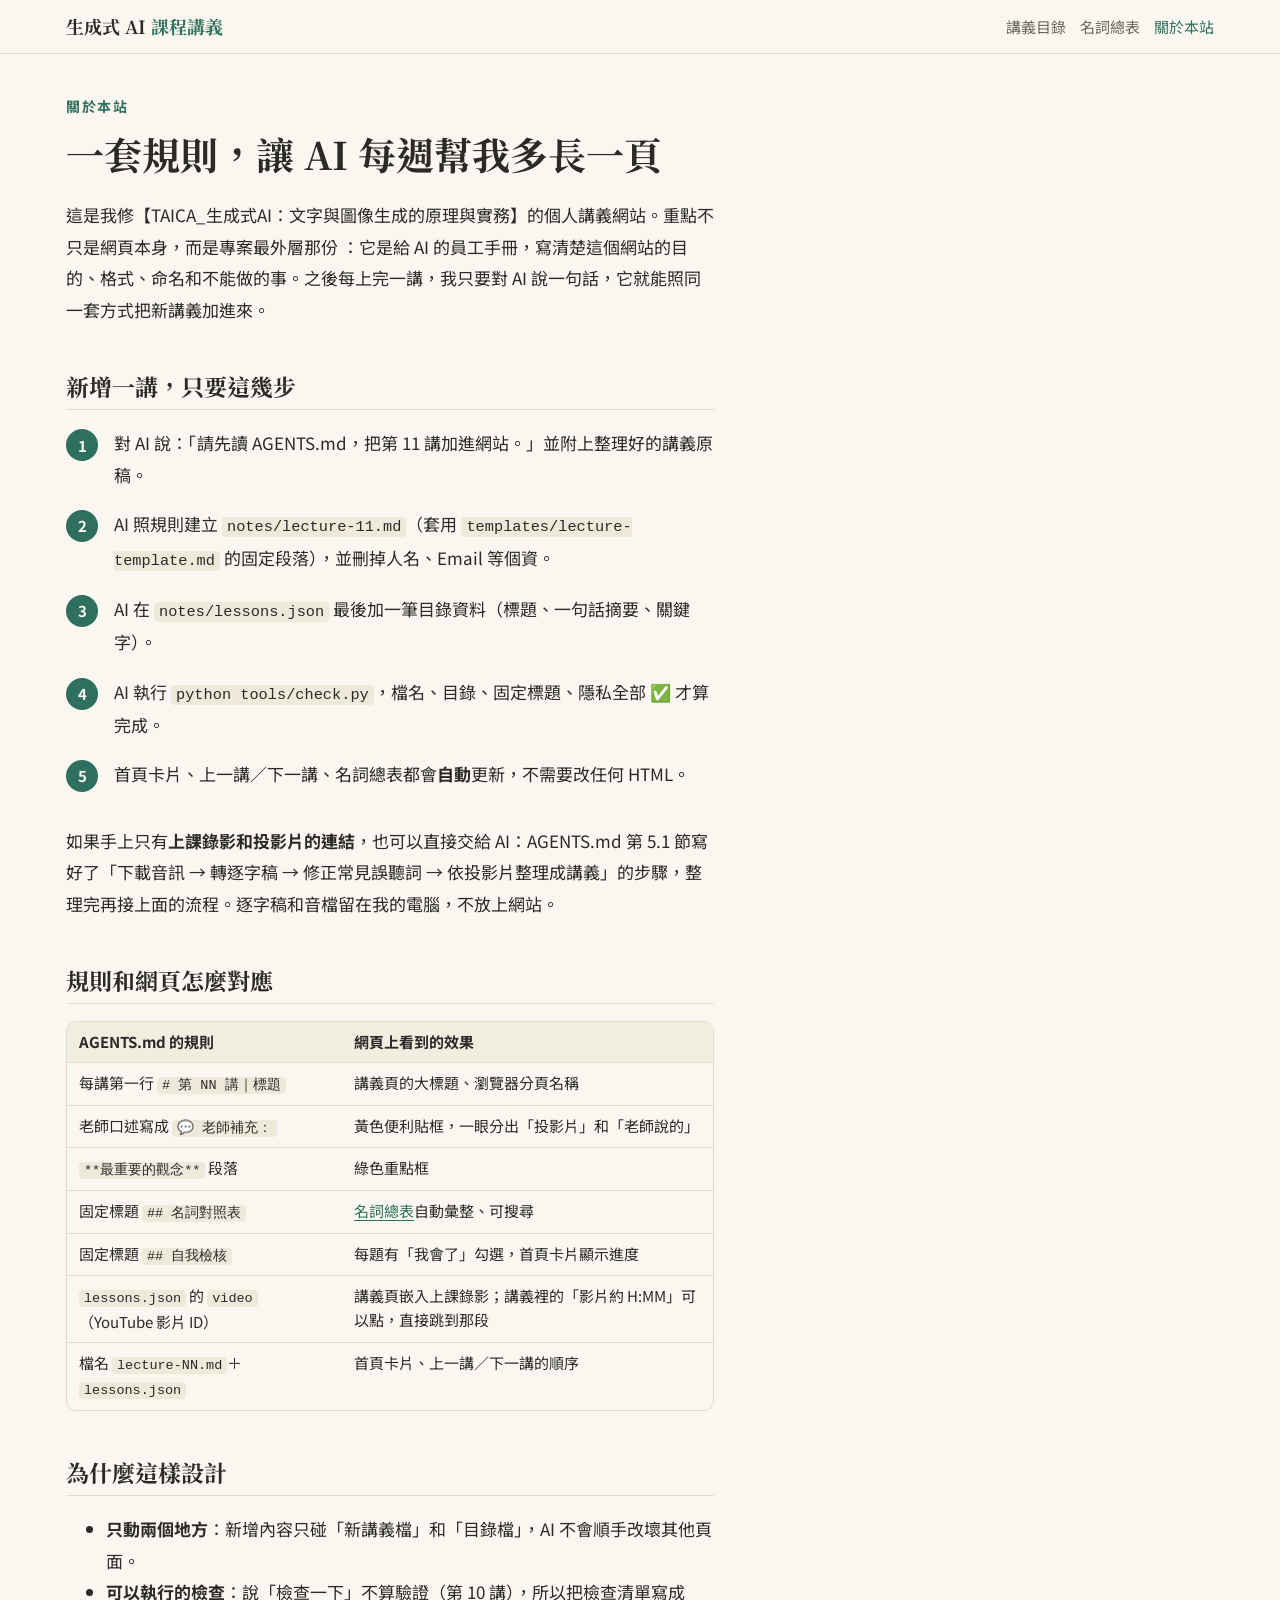
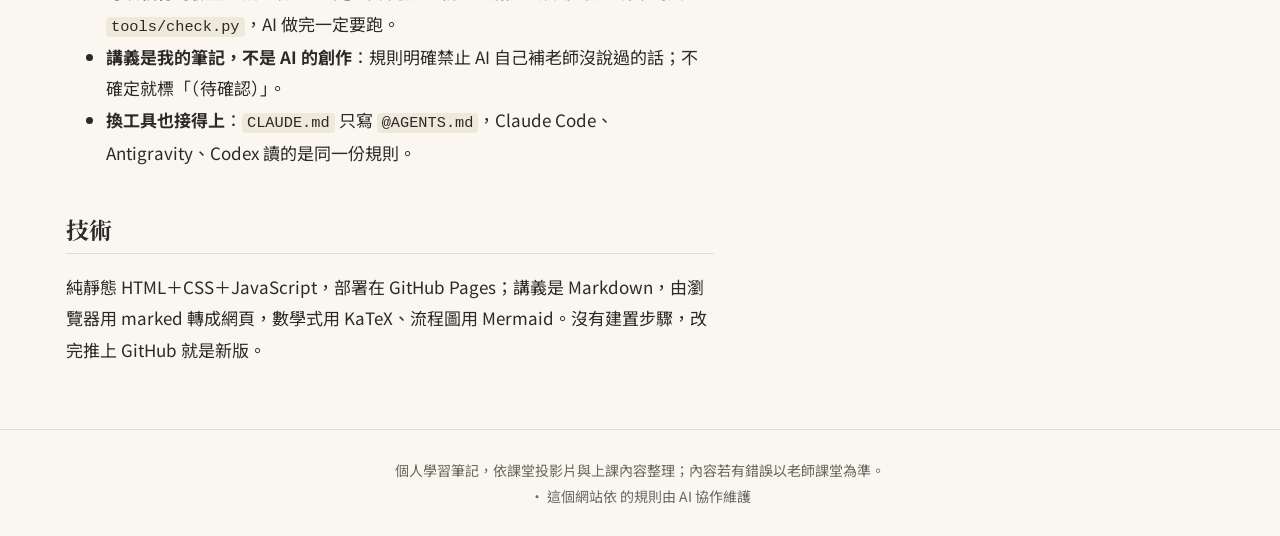
<file: apps/genai/about.html>
<!doctype html>
<html lang="zh-Hant-TW">
<head>
  <meta charset="utf-8">
  <meta name="viewport" content="width=device-width, initial-scale=1">
  <title>關於本站｜生成式 AI 課程講義</title>
  <link rel="preconnect" href="https://fonts.googleapis.com">
  <link rel="preconnect" href="https://fonts.gstatic.com" crossorigin>
  <link href="https://fonts.googleapis.com/css2?family=Noto+Sans+TC:wght@400;700&family=Noto+Serif+TC:wght@700&display=swap" rel="stylesheet">
  <link rel="stylesheet" href="assets/style.css">
<script>document.documentElement.dataset.dtApp="genai";if(window.parent!==window)document.documentElement.classList.add("in-dt")</script><style id="dt-theme">html.in-dt:root{--paper:#f3f5f9;--paper-2:#e9edf3;--ink:#1c2333;--ink-soft:#5b6678;--line:#d8dee8;--accent:#2b3f7a;--accent-soft:#e2e7f5}@media (prefers-color-scheme: dark){html.in-dt:root:not([data-theme="light"]){--paper:#12151c;--paper-2:#232a37;--ink:#e3e7ef;--ink-soft:#98a2b4;--line:#2e3544;--accent:#9fb4f0;--accent-soft:#263055;color-scheme:dark}}html.in-dt:root[data-theme="dark"]{--paper:#12151c;--paper-2:#232a37;--ink:#e3e7ef;--ink-soft:#98a2b4;--line:#2e3544;--accent:#9fb4f0;--accent-soft:#263055;color-scheme:dark}</style><link rel="stylesheet" href="../../apps/embed.css?v=84fc0e08">
</head>
<body>
  <main class="page">
    <article class="prose article">
      <p class="eyebrow">關於本站</p>
      <h1>一套規則，讓 AI 每週幫我多長一頁</h1>
      <p>這是我修【TAICA_生成式AI：文字與圖像生成的原理與實務】的個人講義網站。重點不只是網頁本身，而是專案最外層那份 <a id="agents-link" href="#"><code>AGENTS.md</code></a>：它是給 AI 的員工手冊，寫清楚這個網站的目的、格式、命名和不能做的事。之後每上完一講，我只要對 AI 說一句話，它就能照同一套方式把新講義加進來。</p>

      <h2>新增一講，只要這幾步</h2>
      <ol class="steps">
        <li>對 AI 說：「請先讀 AGENTS.md，把第 11 講加進網站。」並附上整理好的講義原稿。</li>
        <li>AI 照規則建立 <code>notes/lecture-11.md</code>（套用 <code>templates/lecture-template.md</code> 的固定段落），並刪掉人名、Email 等個資。</li>
        <li>AI 在 <code>notes/lessons.json</code> 最後加一筆目錄資料（標題、一句話摘要、關鍵字）。</li>
        <li>AI 執行 <code>python tools/check.py</code>，檔名、目錄、固定標題、隱私全部 ✅ 才算完成。</li>
        <li>首頁卡片、上一講／下一講、名詞總表都會<strong>自動</strong>更新，不需要改任何 HTML。</li>
      </ol>

      <p>如果手上只有<strong>上課錄影和投影片的連結</strong>，也可以直接交給 AI：AGENTS.md 第 5.1 節寫好了「下載音訊 → 轉逐字稿 → 修正常見誤聽詞 → 依投影片整理成講義」的步驟，整理完再接上面的流程。逐字稿和音檔留在我的電腦，不放上網站。</p>

      <h2>規則和網頁怎麼對應</h2>
      <div class="table-wrap"><table>
        <thead><tr><th>AGENTS.md 的規則</th><th>網頁上看到的效果</th></tr></thead>
        <tbody>
          <tr><td>每講第一行 <code># 第 NN 講｜標題</code></td><td>講義頁的大標題、瀏覽器分頁名稱</td></tr>
          <tr><td>老師口述寫成 <code>💬 老師補充：</code></td><td>黃色便利貼框，一眼分出「投影片」和「老師說的」</td></tr>
          <tr><td><code>**最重要的觀念**</code> 段落</td><td>綠色重點框</td></tr>
          <tr><td>固定標題 <code>## 名詞對照表</code></td><td><a href="glossary.html">名詞總表</a>自動彙整、可搜尋</td></tr>
          <tr><td>固定標題 <code>## 自我檢核</code></td><td>每題有「我會了」勾選，首頁卡片顯示進度</td></tr>
          <tr><td><code>lessons.json</code> 的 <code>video</code>（YouTube 影片 ID）</td><td>講義頁嵌入上課錄影；講義裡的「影片約 H:MM」可以點，直接跳到那段</td></tr>
          <tr><td>檔名 <code>lecture-NN.md</code>＋<code>lessons.json</code></td><td>首頁卡片、上一講／下一講的順序</td></tr>
        </tbody>
      </table></div>

      <h2>為什麼這樣設計</h2>
      <ul>
        <li><strong>只動兩個地方</strong>：新增內容只碰「新講義檔」和「目錄檔」，AI 不會順手改壞其他頁面。</li>
        <li><strong>可以執行的檢查</strong>：說「檢查一下」不算驗證（第 10 講），所以把檢查清單寫成 <code>tools/check.py</code>，AI 做完一定要跑。</li>
        <li><strong>講義是我的筆記，不是 AI 的創作</strong>：規則明確禁止 AI 自己補老師沒說過的話；不確定就標「（待確認）」。</li>
        <li><strong>換工具也接得上</strong>：<code>CLAUDE.md</code> 只寫 <code>@AGENTS.md</code>，Claude Code、Antigravity、Codex 讀的是同一份規則。</li>
      </ul>

      <h2>技術</h2>
      <p>純靜態 HTML＋CSS＋JavaScript，部署在 GitHub Pages；講義是 Markdown，由瀏覽器用 marked 轉成網頁，數學式用 KaTeX、流程圖用 Mermaid。沒有建置步驟，改完推上 GitHub 就是新版。</p>
    </article>
  </main>
  <script src="assets/common.js"></script>
  <script>
    renderChrome("about");
    document.getElementById("agents-link").href = `${SITE.repo}/blob/main/AGENTS.md`;
  </script>
<script src="../../apps/embed.js?v=84fc0e08"></script>
</body>
</html>
</file>
<file: apps/genai/assets/style.css>
/* 全站唯一樣式表。顏色只用這裡的變數（見 AGENTS.md 第 6 節）。 */
:root {
  --paper: #faf7f0;        /* 米白底 */
  --paper-2: #f2ede1;      /* 卡片、表頭 */
  --ink: #2b2a28;          /* 深墨文字 */
  --ink-soft: #6b665c;     /* 次要文字 */
  --line: #e2dccd;         /* 分隔線 */
  --accent: #2f6f5e;       /* 墨綠：連結、重點框 */
  --accent-soft: #e3efe9;
  --marker: #fff1b8;       /* 螢光黃：只給 💬 老師補充 */
  --marker-edge: #e6c34a;
  --code-bg: #efe9dc;
  --shadow: 0 1px 2px rgba(60, 50, 30, .06), 0 4px 14px rgba(60, 50, 30, .06);
  --serif: "Noto Serif TC", "Songti TC", serif;
  --sans: "Noto Sans TC", "PingFang TC", "Microsoft JhengHei", sans-serif;
  --mono: ui-monospace, "Cascadia Code", Consolas, monospace;
  --measure: 72ch;
  color-scheme: light;
}

@media (prefers-color-scheme: dark) {
  :root {
    --paper: #1c1b19;
    --paper-2: #262421;
    --ink: #ece7dc;
    --ink-soft: #a9a294;
    --line: #3a3732;
    --accent: #7cc4ad;
    --accent-soft: #23332d;
    --marker: #3b3420;
    --marker-edge: #b8973a;
    --code-bg: #2a2825;
    --shadow: 0 1px 2px rgba(0, 0, 0, .3);
    color-scheme: dark;
  }
}

* { box-sizing: border-box; }
html { -webkit-text-size-adjust: 100%; }
body {
  margin: 0;
  background: var(--paper);
  color: var(--ink);
  font-family: var(--sans);
  font-size: 17px;
  line-height: 1.85;
}
a { color: var(--accent); text-underline-offset: 3px; }
a:hover { text-decoration-thickness: 2px; }
img { max-width: 100%; }

/* ---------- 頁首／頁尾 ---------- */
.site-header {
  border-bottom: 1px solid var(--line);
  background: var(--paper);
  position: sticky; top: 0; z-index: 10;
}
.site-header .wrap {
  display: flex; align-items: center; gap: 16px;
  max-width: 1180px; margin: 0 auto; padding: 10px 16px;
}
.brand {
  font-family: var(--serif); font-weight: 700; font-size: 18px;
  color: var(--ink); text-decoration: none; margin-right: auto;
  white-space: nowrap; overflow: hidden; text-overflow: ellipsis;
}
.brand span { color: var(--accent); }
.site-nav { display: flex; gap: 14px; font-size: 15px; }
.site-nav a { color: var(--ink-soft); text-decoration: none; white-space: nowrap; }
.site-nav a[aria-current="page"], .site-nav a:hover { color: var(--accent); }
.site-footer {
  border-top: 1px solid var(--line);
  color: var(--ink-soft); font-size: 14px;
  padding: 28px 16px 40px; text-align: center; margin-top: 64px;
}

.page { max-width: 1180px; margin: 0 auto; padding: 0 16px; }

/* ---------- 首頁 ---------- */
.hero { padding: 56px 0 28px; max-width: 760px; }
.eyebrow { color: var(--accent); font-size: 14px; letter-spacing: .12em; font-weight: 700; margin: 0 0 8px; }
.hero h1 { font-family: var(--serif); font-size: clamp(30px, 6vw, 44px); line-height: 1.3; margin: 0 0 16px; }
.hero p { color: var(--ink-soft); margin: 0; }
.hero p.hero-links { margin-top: 14px; display: flex; flex-wrap: wrap; gap: 6px 18px; font-weight: 700; }
.stats { display: flex; gap: 28px; margin: 24px 0 0; flex-wrap: wrap; }
.stats b { display: block; font-family: var(--serif); font-size: 28px; color: var(--ink); }
.stats span { font-size: 14px; color: var(--ink-soft); }

.toolbar { display: flex; gap: 12px; align-items: center; margin: 24px 0 18px; flex-wrap: wrap; }
.search {
  flex: 1 1 260px; max-width: 420px;
  font: inherit; font-size: 16px; color: var(--ink);
  background: var(--paper-2); border: 1px solid var(--line);
  border-radius: 10px; padding: 9px 14px;
}
.search:focus { outline: 2px solid var(--accent); outline-offset: 1px; }
.toolbar .count { color: var(--ink-soft); font-size: 14px; }

.cards { display: grid; grid-template-columns: repeat(auto-fill, minmax(300px, 1fr)); gap: 18px; padding: 0; margin: 0; list-style: none; }
.card {
  display: flex; flex-direction: column; gap: 8px;
  background: var(--paper-2); border: 1px solid var(--line); border-radius: 14px;
  padding: 20px 20px 18px; color: inherit; text-decoration: none;
  box-shadow: var(--shadow); transition: transform .15s, border-color .15s;
  height: 100%;
}
.card:hover { transform: translateY(-2px); border-color: var(--accent); }
.card .num { font-family: var(--serif); font-size: 15px; color: var(--accent); font-weight: 700; }
.card h2 { font-family: var(--serif); font-size: 21px; line-height: 1.4; margin: 0; }
.card .sub { color: var(--ink-soft); font-size: 15px; margin: 0; }
.card .sum { font-size: 15px; margin: 4px 0 0; flex: 1; }
.tags { display: flex; flex-wrap: wrap; gap: 6px; margin-top: 6px; }
.tag { font-size: 12.5px; background: var(--accent-soft); color: var(--accent); border-radius: 999px; padding: 1px 10px; }
.card .progress { font-size: 13px; color: var(--ink-soft); }
.empty { color: var(--ink-soft); padding: 24px 0; }

/* ---------- 講義頁 ---------- */
.lesson-layout { display: grid; grid-template-columns: 240px minmax(0, 1fr); gap: 48px; padding-top: 32px; }
.toc { position: sticky; top: 76px; align-self: start; max-height: calc(100vh - 96px); overflow: auto; font-size: 14px; padding-right: 8px; }
.toc h2 { font-size: 13px; letter-spacing: .1em; color: var(--ink-soft); margin: 0 0 8px; }
.toc ol { list-style: none; padding: 0; margin: 0; }
.toc a { display: block; color: var(--ink-soft); text-decoration: none; padding: 4px 0 4px 10px; border-left: 2px solid var(--line); line-height: 1.5; }
.toc a:hover, .toc a.active { color: var(--accent); border-left-color: var(--accent); }
.toc details summary { display: none; }

.article { max-width: var(--measure); min-width: 0; }
.crumb { font-size: 14px; color: var(--ink-soft); margin: 0 0 12px; }
.article h1 { font-family: var(--serif); font-size: clamp(26px, 5vw, 36px); line-height: 1.35; margin: 0 0 20px; }
.article h1 small { display: block; font-size: .55em; color: var(--accent); font-weight: 700; letter-spacing: .08em; margin-bottom: 6px; }
.article h2 { font-family: var(--serif); font-size: 25px; line-height: 1.4; margin: 2.4em 0 .7em; padding-bottom: 6px; border-bottom: 1px solid var(--line); scroll-margin-top: 80px; }
.article h3 { font-size: 19px; margin: 1.8em 0 .5em; scroll-margin-top: 80px; }
.article h4 { font-size: 17px; margin: 1.4em 0 .4em; }
.article p, .article li { overflow-wrap: anywhere; }
.article blockquote { margin: 1em 0; padding: 4px 16px; border-left: 3px solid var(--line); color: var(--ink-soft); }
.article hr { border: 0; border-top: 1px dashed var(--line); margin: 2em 0; }
.article code { font-family: var(--mono); font-size: .9em; background: var(--code-bg); padding: 1px 5px; border-radius: 4px; }
.article pre { background: var(--code-bg); padding: 14px 16px; border-radius: 10px; overflow-x: auto; line-height: 1.6; }
.article pre code { background: none; padding: 0; }
.table-wrap { overflow-x: auto; margin: 1em 0; border: 1px solid var(--line); border-radius: 10px; }
.article table { border-collapse: collapse; width: 100%; font-size: 15px; line-height: 1.6; }
.article th, .article td { padding: 8px 12px; border-bottom: 1px solid var(--line); text-align: left; vertical-align: top; }
.article th { background: var(--paper-2); white-space: nowrap; }
.article tr:last-child td { border-bottom: 0; }
.katex-display { overflow-x: auto; overflow-y: hidden; padding: 4px 0; }
.mermaid { background: var(--paper-2); border-radius: 10px; padding: 12px; overflow-x: auto; text-align: center; }

/* 上課錄影 */
.video { margin: 0 0 1.6em; }
.video-frame { position: relative; aspect-ratio: 16 / 9; background: var(--paper-2); border: 1px solid var(--line); border-radius: 12px; overflow: hidden; }
.video-frame iframe { position: absolute; inset: 0; width: 100%; height: 100%; border: 0; }
.video-note { font-size: 13.5px; color: var(--ink-soft); margin: 8px 0 0; line-height: 1.6; }
a.timestamp { font-variant-numeric: tabular-nums; text-decoration-style: dotted; }
a.timestamp::before { content: "▶ "; font-size: .75em; }

/* 💬 老師補充：螢光便利貼 */
.teacher-note {
  background: var(--marker); border-left: 4px solid var(--marker-edge);
  border-radius: 4px 10px 10px 4px; padding: 10px 16px; margin: 1em 0;
}
.teacher-note > p:first-child { margin: 0 0 4px; font-weight: 700; }
.teacher-note ul, .teacher-note ol { margin: 0; padding-left: 1.3em; }
.teacher-note p:last-child { margin-bottom: 0; }
h2.spoken, h3.spoken { color: var(--ink); }
h2.spoken::after { content: "課堂口述"; font-family: var(--sans); font-size: 12px; font-weight: 700; color: var(--ink); background: var(--marker); border: 1px solid var(--marker-edge); border-radius: 999px; padding: 1px 8px; margin-left: 10px; vertical-align: middle; }

/* 最重要的觀念：綠色重點框 */
.key-idea { background: var(--accent-soft); border: 1px solid var(--accent); border-radius: 12px; padding: 14px 18px; margin: 1.2em 0; }

/* 自我檢核：勾選 */
.quiz { list-style: none; padding: 0; counter-reset: q; }
.quiz li { counter-increment: q; display: flex; gap: 12px; align-items: flex-start; padding: 10px 14px; margin: 8px 0; background: var(--paper-2); border: 1px solid var(--line); border-radius: 10px; }
.quiz li::before { content: counter(q); font-family: var(--serif); font-weight: 700; color: var(--accent); min-width: 1.4em; }
.quiz li .q { flex: 1; }
.quiz label { display: flex; align-items: center; gap: 4px; font-size: 13px; color: var(--ink-soft); white-space: nowrap; cursor: pointer; }
.quiz input { accent-color: var(--accent); width: 18px; height: 18px; }
.quiz li.done { border-color: var(--accent); }
.quiz li.done .q { color: var(--ink-soft); }
.quiz-meter { font-size: 14px; color: var(--ink-soft); }

.pager { display: grid; grid-template-columns: 1fr 1fr; gap: 14px; margin-top: 56px; }
.pager a { display: block; padding: 14px 16px; border: 1px solid var(--line); border-radius: 12px; text-decoration: none; color: inherit; background: var(--paper-2); }
.pager a:hover { border-color: var(--accent); }
.pager small { display: block; color: var(--ink-soft); font-size: 13px; }
.pager .next { text-align: right; grid-column: 2; }
.source-link { font-size: 14px; color: var(--ink-soft); margin-top: 24px; }
.loading { color: var(--ink-soft); padding: 40px 0; }

/* ---------- 名詞總表 ---------- */
.gloss-table td:first-child { font-weight: 700; min-width: 9em; }
.gloss-table td:last-child { white-space: nowrap; }
.gloss-table a { font-size: 13px; }

/* ---------- 關於 ---------- */
.prose { max-width: var(--measure); padding-top: 40px; }
.prose h1 { font-family: var(--serif); font-size: clamp(28px, 5vw, 38px); line-height: 1.35; }
.prose h2 { font-family: var(--serif); font-size: 23px; margin-top: 2em; }
.steps { counter-reset: s; list-style: none; padding: 0; }
.steps li { counter-increment: s; position: relative; padding: 0 0 18px 48px; }
.steps li::before { content: counter(s); position: absolute; left: 0; top: 2px; width: 32px; height: 32px; border-radius: 50%; background: var(--accent); color: var(--paper); font-weight: 700; display: grid; place-items: center; font-size: 15px; }

/* ---------- 手機 ---------- */
@media (max-width: 900px) {
  .lesson-layout { grid-template-columns: minmax(0, 1fr); gap: 0; padding-top: 20px; }
  .toc { position: static; max-height: none; margin-bottom: 16px; padding: 0; }
  .toc details { border: 1px solid var(--line); border-radius: 10px; padding: 8px 14px; background: var(--paper-2); }
  .toc details summary { display: list-item; cursor: pointer; font-weight: 700; color: var(--ink); }
  .toc details h2 { display: none; }
  .toc details[open] ol { margin-top: 8px; }
}
@media (max-width: 520px) {
  body { font-size: 16px; }
  .site-nav { gap: 10px; font-size: 14px; }
  .brand { font-size: 16px; }
  .pager { grid-template-columns: 1fr; }
  .pager .next { grid-column: 1; }
  .quiz li { flex-wrap: wrap; }
  .gloss-table thead { display: none; }
  .gloss-table tr { display: block; padding: 10px 14px; border-bottom: 1px solid var(--line); }
  .gloss-table td { display: block; padding: 0; border: 0; min-width: 0; }
  .gloss-table td:first-child { min-width: 0; }
  .gloss-table td:last-child { margin-top: 2px; }
}
</file>
<file: apps/embed.css>
/* 內建網站放進每日任務平台時的小調整（由 tools/build.py 加進每個頁面） */
html.in-dt { scrollbar-gutter: stable }
html.in-dt body { overflow-x: hidden }
</file>
